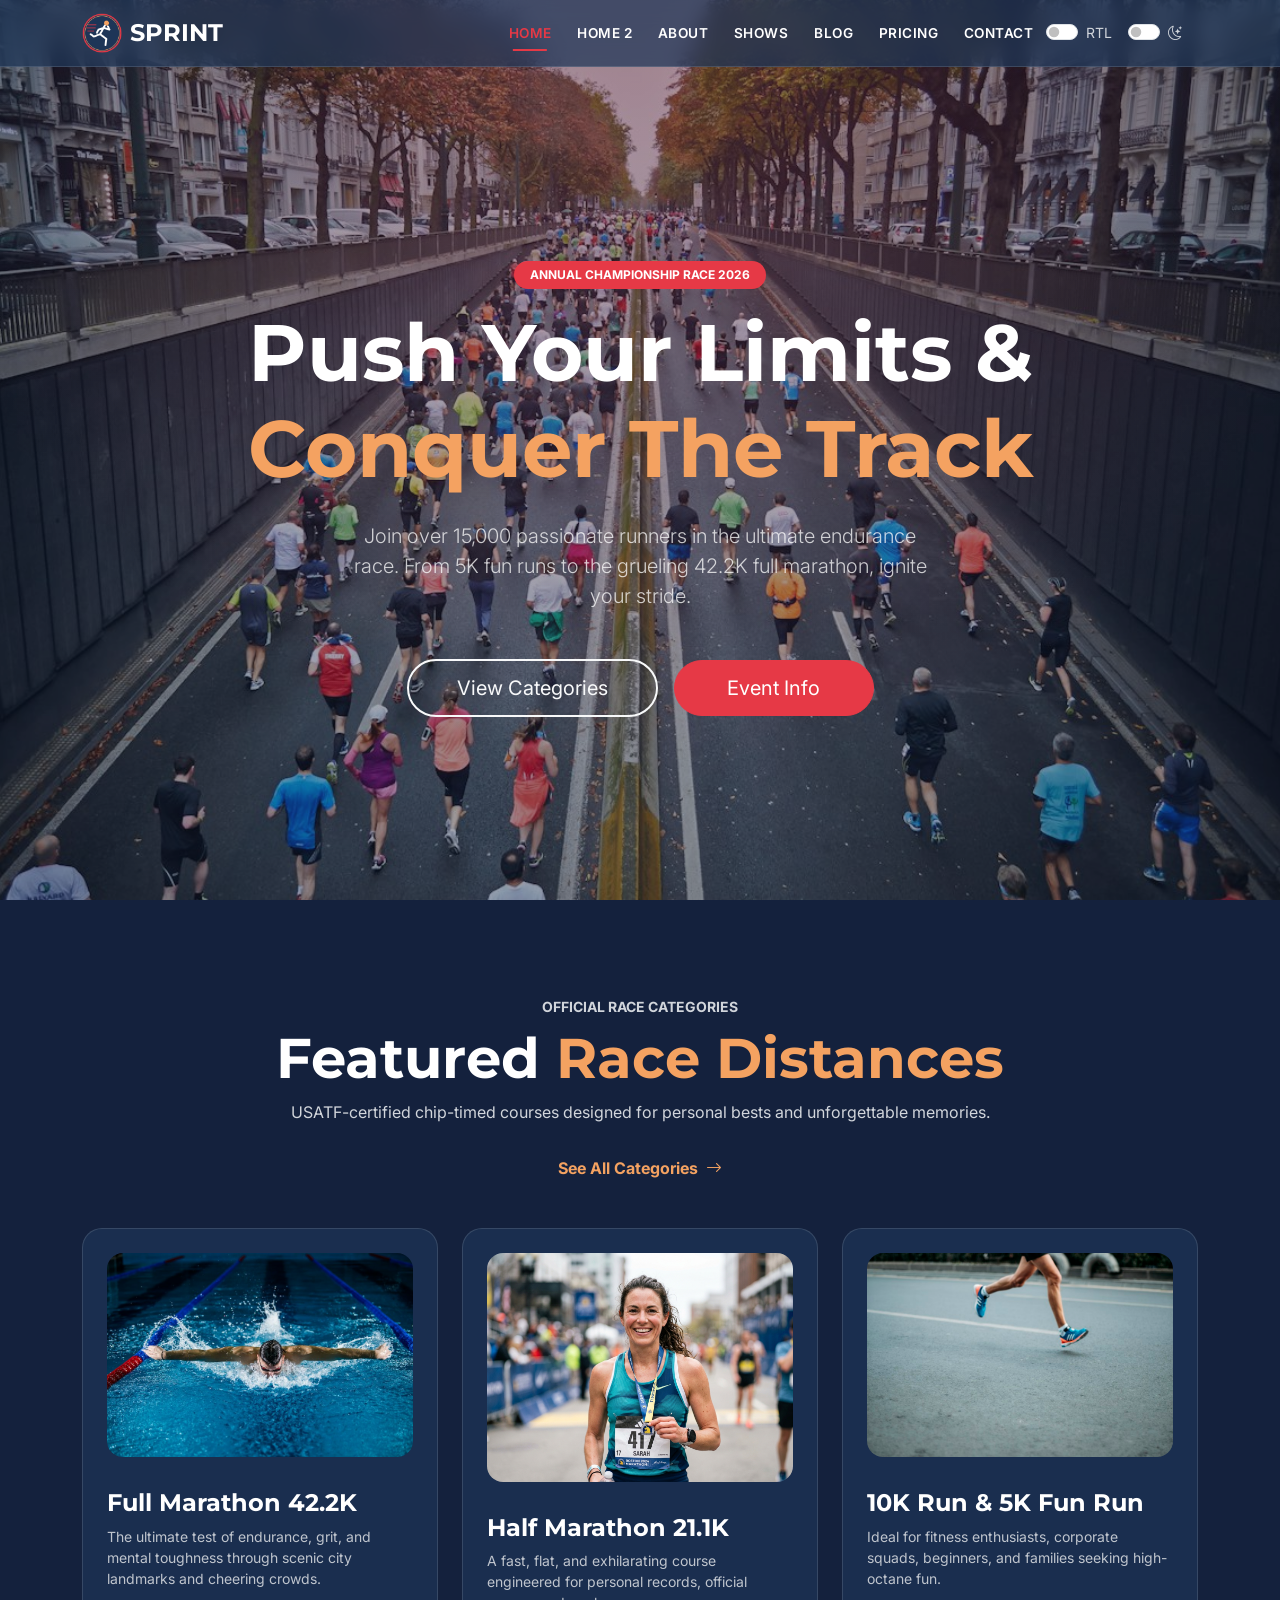
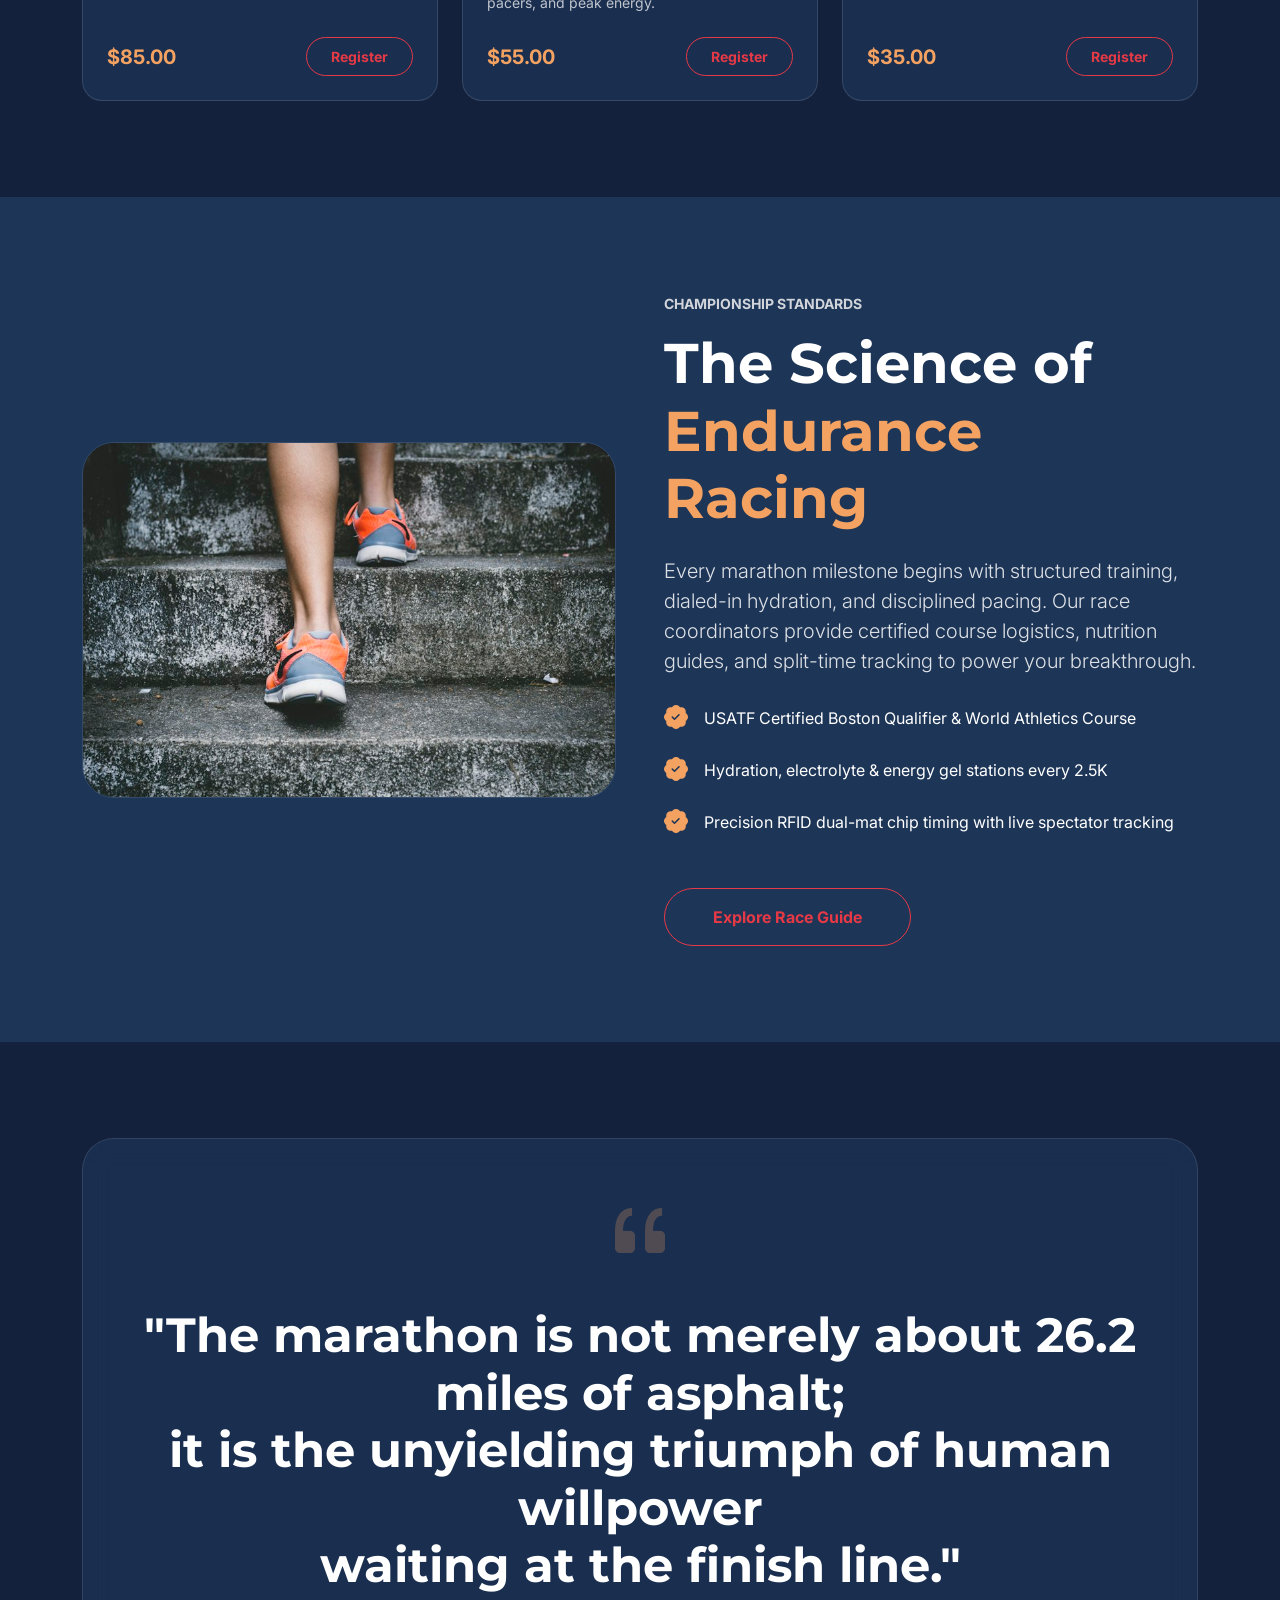
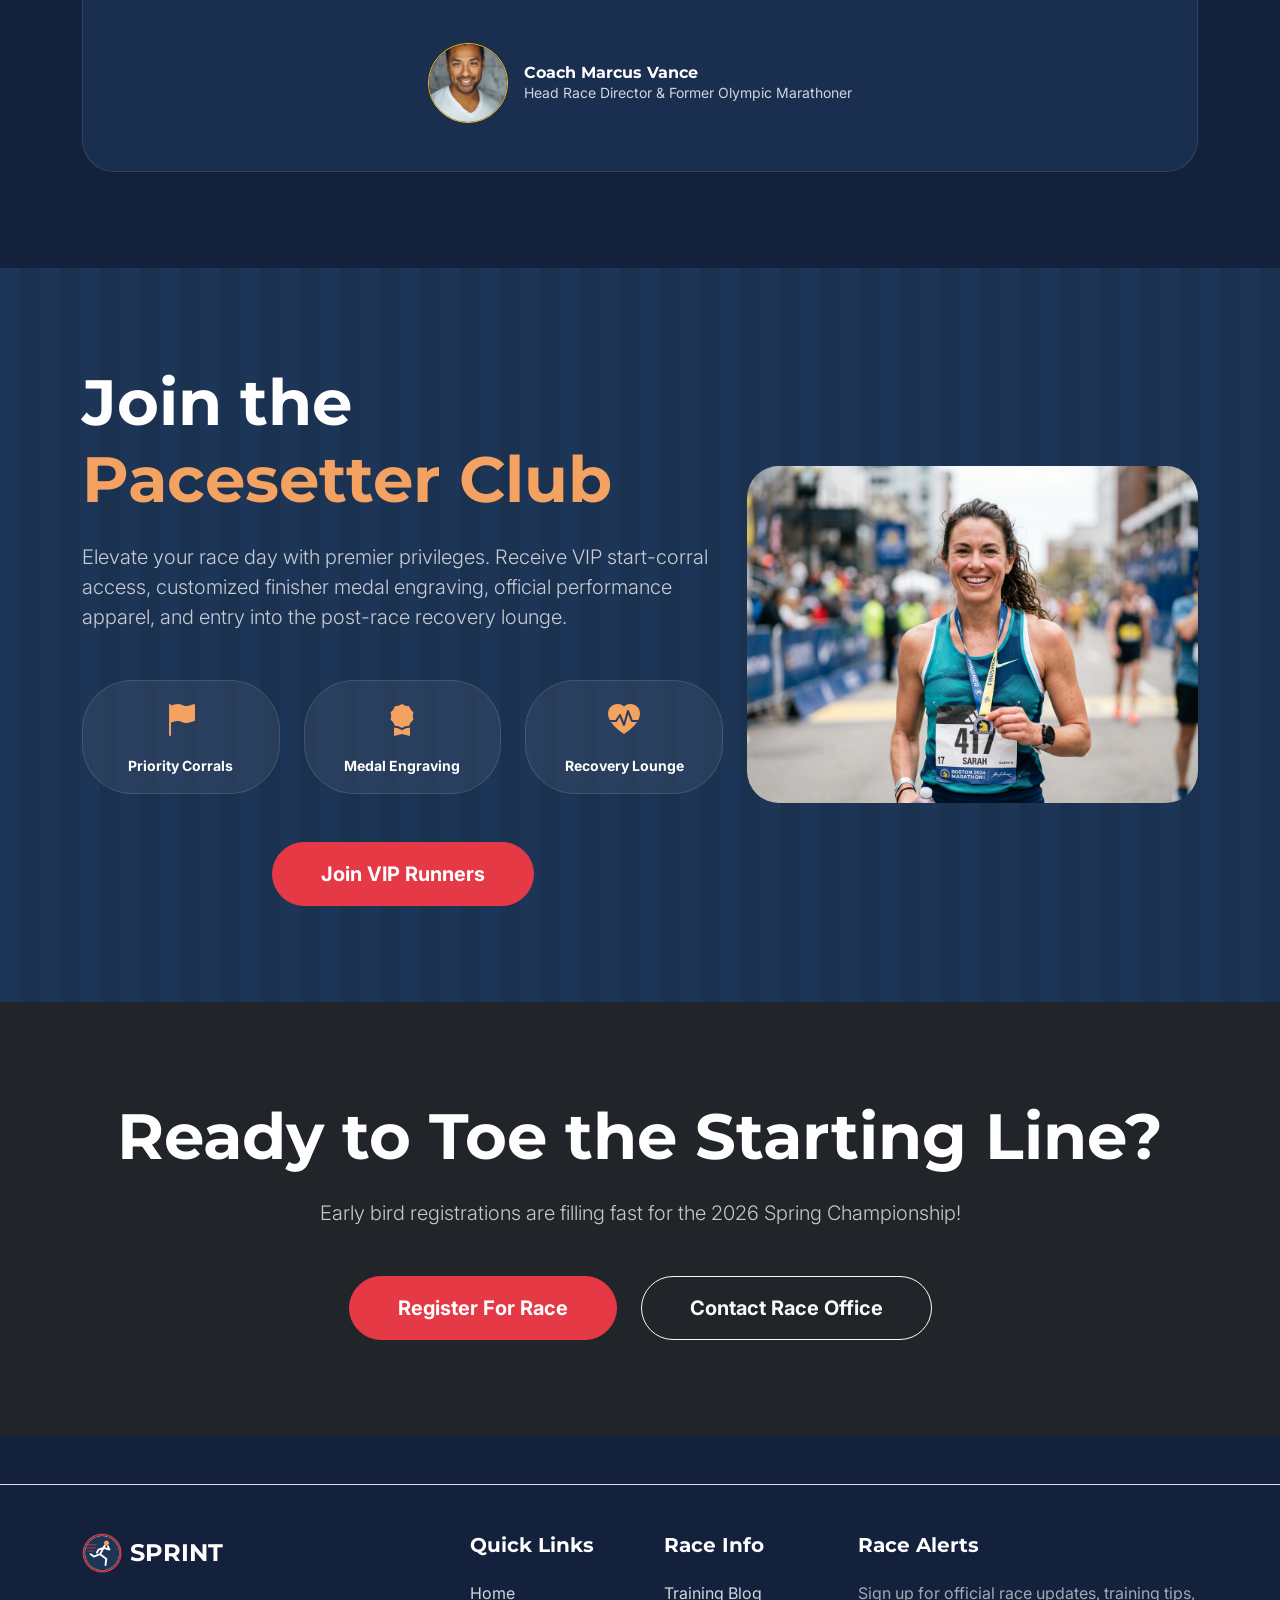
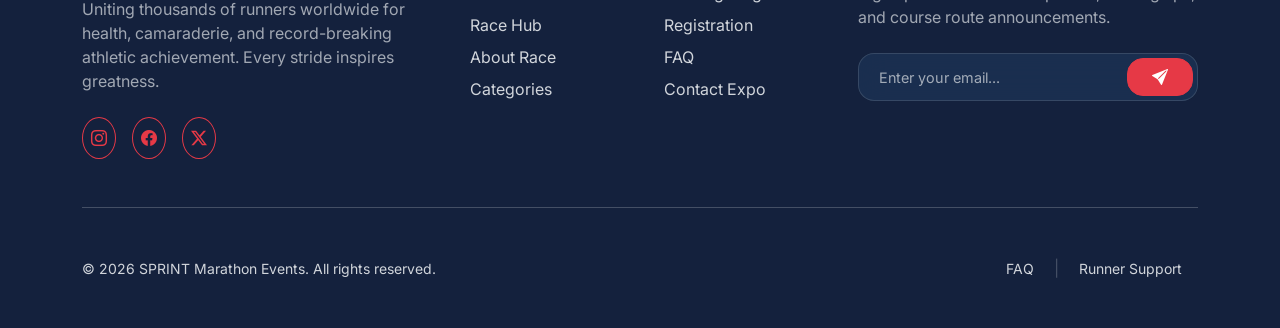
<file: index.html>
<!DOCTYPE html>
<html lang="en" dir="ltr">

<head>
    <link rel="icon" type="image/png" href="assets/images/marionette-logo.png">
    <meta charset="UTF-8">
    <meta name="viewport" content="width=device-width, initial-scale=1.0">
    <title>SPRINT | Marathon & Race Event Website</title>
    <link href="https://cdn.jsdelivr.net/npm/bootstrap@5.3.2/dist/css/bootstrap.min.css" rel="stylesheet">
    <link href="https://cdn.jsdelivr.net/npm/bootstrap-icons@1.11.1/font/bootstrap-icons.css" rel="stylesheet">
    <link rel="preconnect" href="https://fonts.googleapis.com">
    <link rel="preconnect" href="https://fonts.gstatic.com" crossorigin>
    <link href="https://fonts.googleapis.com/css2?family=Inter:wght@300;400;500;600;700&family=Montserrat:wght@400;500;600;700;800;900&display=swap" rel="stylesheet">
    <link rel="stylesheet" href="assets/css/style.css">
    <style>
        @media (max-width: 576px) {
            .w-100-mobile {
                width: 100% !important;
                margin-bottom: 0.5rem;
            }
        }

        @media (min-width: 576px) {
            .btn-hero-size {
                min-width: 200px;
            }
        }
    </style>
</head>

<body class="loading">
    <div class="curtain-container">
        <div class="curtain-side curtain-left"></div>
        <div class="curtain-side curtain-right"></div>
    </div>

    <nav class="navbar navbar-expand-lg nav-puppet fixed-top">
        <div class="container">
            <a class="navbar-brand d-flex align-items-center" href="index.html">
                <img src="assets/images/marionette-logo.png" alt="Marathon Logo" width="40" class="me-2-logical">
                <span class="fw-bold tracking-tight">SPRINT</span>
            </a>
            <button class="navbar-toggler" type="button" data-bs-toggle="collapse" data-bs-target="#mainNav"><span
                    class="navbar-toggler-icon"></span></button>
            <div class="collapse navbar-collapse" id="mainNav">
                <ul class="navbar-nav ms-auto-logical mb-2 mb-lg-0">
                    <li class="nav-item"><a class="nav-link active" href="index.html" aria-current="page">Home</a></li>
                    <li class="nav-item"><a class="nav-link" href="home-2.html">Home 2</a></li>
                    <li class="nav-item"><a class="nav-link" href="about.html">About</a></li>
                    <li class="nav-item"><a class="nav-link" href="shows.html">Shows</a></li>
                    <li class="nav-item"><a class="nav-link" href="blog.html">Blog</a></li>
                    <li class="nav-item"><a class="nav-link" href="pricing.html">Pricing</a></li>
                    <li class="nav-item"><a class="nav-link" href="contact.html">Contact</a></li>
                </ul>
                <div class="d-flex align-items-center ms-lg-4-logical mt-3 mt-lg-0">
                    <div class="form-check form-switch me-3-logical"><input class="form-check-input" type="checkbox"
                            id="rtl-toggle"><label class="form-check-label small" for="rtl-toggle">RTL</label></div>
                    <div class="form-check form-switch me-3-logical"><input class="form-check-input" type="checkbox"
                            id="theme-toggle"><label class="form-check-label small" for="theme-toggle"><i
                                class="bi bi-moon-stars"></i></label></div>
                </div>
            </div>
        </div>
    </nav>

    <header
        class="hero-section hero-home position-relative overflow-hidden d-flex align-items-center justify-content-center text-center">
        <div class="stage-layer stage-depth-1 position-absolute w-100 h-100"
            style="background: url('assets/images/hero-index.png') center/cover; opacity: 0.6;"></div>
        <div class="stage-layer stage-depth-2 position-absolute w-100 h-100"
            style="background: var(--puppet-gradient-stage);"></div>
        <div class="container position-relative z-3 pt-5 reveal">
            <span class="badge bg-warning text-dark px-3 py-2 mb-3 rounded-pill">ANNUAL CHAMPIONSHIP RACE 2026</span>
            <h1 class="display-1 fw-bold mb-4">Push Your Limits & <br><span class="text-warning">Conquer The Track</span></h1>
            <p class="lead mb-5 opacity-75 max-width-600 mx-auto">Join over 15,000 passionate runners in the ultimate endurance race. From 5K fun runs to the grueling 42.2K full marathon, ignite your stride.</p>
            <div class="d-flex flex-column flex-sm-row justify-content-center align-items-center gap-3">
                <a href="#featured"
                    class="magnetic-btn btn btn-lg btn-outline-light border-2 px-5 text-decoration-none w-100-mobile btn-hero-size">View Categories</a>
                <a href="about.html"
                    class="magnetic-btn btn btn-lg btn-warning text-dark px-5 text-decoration-none w-100-mobile btn-hero-size">Event Info</a>
            </div>
        </div>
    </header>

    <section id="featured" class="py-section">
        <div class="container">
            <div class="text-center mb-5 reveal">
                <div>
                    <span class="text-warning fw-bold text-uppercase small tracking-widest mb-2 d-block">OFFICIAL RACE CATEGORIES</span>
                    <h2 class="display-4 fw-bold">Featured <span class="text-warning">Race Distances</span></h2>
                    <p class="text-muted">USATF-certified chip-timed courses designed for personal bests and unforgettable memories.</p>
                </div>
                <a href="shows.html"
                    class="main-stage-link text-warning text-decoration-none fw-bold hover-translate-x transition-all d-inline-flex mt-3">
                    See All Categories <i class="bi bi-arrow-right ms-2-logical"></i>
                </a>
            </div>
            <div class="row g-4 featured-stage-grid">
                <div class="col-md-6 col-lg-4 reveal">
                    <div class="anti-gravity-card featured-stage-card h-100">
                        <div class="puppet-string"></div>
                        <div class="overflow-hidden rounded-4 mb-4">
                            <img src="assets/images/show1.png" alt="Full Marathon 42.2K"
                                class="img-fluid hover-zoom transition-all duration-500">
                        </div>
                        <h3 class="h4 my-2">Full Marathon 42.2K</h3>
                        <p class="small text-muted mb-4">The ultimate test of endurance, grit, and mental toughness through scenic city landmarks and cheering crowds.</p>
                        <div class="d-flex justify-content-between align-items-center mt-auto">
                            <span class="fw-bold fs-5 text-warning">$85.00</span>
                            <a href="pricing.html"
                                class="btn btn-sm btn-outline-warning rounded-pill px-4 py-2 fw-bold">Register</a>
                        </div>
                    </div>
                </div>
                <div class="col-md-6 col-lg-4 reveal" style="transition-delay: 0.1s">
                    <div class="anti-gravity-card featured-stage-card h-100">
                        <div class="puppet-string"></div>
                        <div class="overflow-hidden rounded-4 mb-4">
                            <img src="assets/images/show2.png" alt="Half Marathon 21.1K"
                                class="img-fluid hover-zoom transition-all duration-500">
                        </div>
                        <h3 class="h4 my-2">Half Marathon 21.1K</h3>
                        <p class="small text-muted mb-4">A fast, flat, and exhilarating course engineered for personal records, official pacers, and peak energy.</p>
                        <div class="d-flex justify-content-between align-items-center mt-auto">
                            <span class="fw-bold fs-5 text-warning">$55.00</span>
                            <a href="pricing.html"
                                class="btn btn-sm btn-outline-warning rounded-pill px-4 py-2 fw-bold">Register</a>
                        </div>
                    </div>
                </div>
                <div class="col-md-6 col-lg-4 reveal" style="transition-delay: 0.2s">
                    <div class="anti-gravity-card featured-stage-card h-100">
                        <div class="puppet-string"></div>
                        <div class="overflow-hidden rounded-4 mb-4">
                            <img src="assets/images/show3.png" alt="10K & 5K Sprint Run"
                                class="img-fluid hover-zoom transition-all duration-500">
                        </div>
                        <h3 class="h4 my-2">10K Run & 5K Fun Run</h3>
                        <p class="small text-muted mb-4">Ideal for fitness enthusiasts, corporate squads, beginners, and families seeking high-octane fun.</p>
                        <div class="d-flex justify-content-between align-items-center mt-auto">
                            <span class="fw-bold fs-5 text-warning">$35.00</span>
                            <a href="pricing.html"
                                class="btn btn-sm btn-outline-warning rounded-pill px-4 py-2 fw-bold">Register</a>
                        </div>
                    </div>
                </div>
            </div>
        </div>
    </section>

    <!-- 🏃 SECTION 1: RUNNER PREPARATION & WORKSHOP -->
    <section class="py-section bg-secondary-stage overflow-hidden">
        <div class="container">
            <div class="row align-items-center g-5">
                <div class="col-lg-6 reveal">
                    <div class="workshop-float text-center">
                        <img src="assets/images/h2-show5-updated.png" alt="Runner Preparation Hub"
                            class="img-fluid rounded-5 shadow-2xl border border-white border-opacity-10 mx-auto d-block">
                    </div>
                </div>
                <div class="col-lg-6 reveal workshop-copy" style="transition-delay: 0.2s">
                    <span class="text-warning fw-bold text-uppercase small tracking-widest mb-3 d-block">CHAMPIONSHIP STANDARDS</span>
                    <h2 class="display-4 fw-bold mb-4">The Science of <br><span class="text-warning">Endurance Racing</span></h2>
                    <p class="lead text-muted mb-4">Every marathon milestone begins with structured training, dialed-in hydration, and disciplined pacing. Our race coordinators provide certified course logistics, nutrition guides, and split-time tracking to power your breakthrough.</p>
                    <ul class="list-unstyled mb-5">
                        <li class="mb-3 d-flex align-items-center"><i
                                class="bi bi-patch-check-fill text-warning me-3 fs-4"></i> <span>USATF Certified Boston Qualifier & World Athletics Course</span></li>
                        <li class="mb-3 d-flex align-items-center"><i
                                class="bi bi-patch-check-fill text-warning me-3 fs-4"></i> <span>Hydration, electrolyte & energy gel stations every 2.5K</span></li>
                        <li class="mb-3 d-flex align-items-center"><i
                                class="bi bi-patch-check-fill text-warning me-3 fs-4"></i> <span>Precision RFID dual-mat chip timing with live spectator tracking</span></li>
                    </ul>
                    <a href="about.html" class="btn btn-outline-warning rounded-pill px-5 py-3 fw-bold">Explore Race Guide</a>
                </div>
            </div>
        </div>
    </section>

    <!-- 🏆 SECTION 2: RUNNER TESTIMONIAL & WISDOM -->
    <section class="py-section position-relative">
        <div class="container text-center reveal">
            <div class="wisdom-sparkle p-5 bg-glass rounded-5 border border-white border-opacity-10">
                <i class="bi bi-quote display-1 text-warning opacity-25 mb-4 d-block"></i>
                <h2 class="display-5 fw-bold mb-5 italic">"The marathon is not merely about 26.2 miles of asphalt; <br>it is the unyielding triumph of human willpower <br>waiting at the finish line."</h2>
                <div class="d-flex justify-content-center align-items-center gap-3">
                    <img src="assets/images/index-wisdom.png" alt="Coach Marcus Vance" class="rounded-circle border border-warning"
                        width="80" height="80" style="object-fit: cover;">
                    <div class="text-start">
                        <h4 class="h6 mb-0 fw-bold">Coach Marcus Vance</h4>
                        <p class="small text-muted mb-0">Head Race Director & Former Olympic Marathoner</p>
                    </div>
                </div>
            </div>
        </div>
    </section>

    <!-- 🎖️ SECTION 3: VIP RUNNERS CLUB -->
    <section class="py-section bg-curtain-texture text-white">
        <div class="container">
            <div class="row align-items-center justify-content-center">
                <div class="col-lg-7 reveal encore-slide text-center text-lg-start">
                    <h2 class="display-3 fw-bold text-white mb-4">Join the <span class="text-warning">Pacesetter Club</span>
                    </h2>
                    <p class="lead text-white opacity-75 mb-5">Elevate your race day with premier privileges. Receive VIP start-corral access, customized finisher medal engraving, official performance apparel, and entry into the post-race recovery lounge.</p>
                    <div class="row g-4 mb-5 justify-content-center justify-content-lg-start">
                        <div class="col-12 col-sm-6 col-md-4">
                            <div class="glass-pill p-3 text-center h-100"><i
                                    class="bi bi-flag-fill text-warning d-block mb-2 fs-2"></i><span
                                    class="small fw-bold text-white">Priority Corrals</span></div>
                        </div>
                        <div class="col-12 col-sm-6 col-md-4">
                            <div class="glass-pill p-3 text-center h-100"><i
                                    class="bi bi-award-fill text-warning d-block mb-2 fs-2"></i><span
                                    class="small fw-bold text-white">Medal Engraving</span></div>
                        </div>
                        <div class="col-12 col-md-4">
                            <div class="glass-pill p-3 text-center h-100"><i
                                    class="bi bi-heart-pulse-fill text-warning d-block mb-2 fs-2"></i><span
                                    class="small fw-bold text-white">Recovery Lounge</span></div>
                        </div>
                    </div>
                    <div class="text-center">
                        <a href="signup.html"
                            class="encore-cta btn btn-warning btn-lg px-5 py-3 fw-bold text-dark rounded-pill d-inline-block">Join VIP Runners</a>
                    </div>
                </div>
                <div class="col-lg-5 reveal mt-5 mt-lg-0 text-center" style="transition-delay: 0.4s">
                    <img src="assets/images/pricing-member-v2.png" alt="VIP Runners Club"
                        class="img-fluid rounded-5 shadow-2xl mx-auto">
                </div>
            </div>
        </div>
    </section>

    <!-- 🏁 EVENT BANNER / CTA -->
    <section class="py-section text-center text-white bg-dark overflow-hidden position-relative">
        <div class="container position-relative z-1 reveal">
            <h2 class="display-3 fw-bold mb-4">Ready to Toe the Starting Line?</h2>
            <p class="lead mb-5 opacity-75">Early bird registrations are filling fast for the 2026 Spring Championship!</p>
            <div class="audience-cta-group d-flex justify-content-center gap-4">
                <a href="pricing.html"
                    class="magnetic-btn btn btn-warning btn-lg px-5 py-3 fw-bold text-dark text-decoration-none">Register For Race</a>
                <a href="contact.html"
                    class="magnetic-btn btn btn-outline-light btn-lg px-5 py-3 fw-bold text-decoration-none">Contact Race Office</a>
            </div>
        </div>
    </section>

    <!-- 🌐 4-COLUMN FOOTER (MARATHON EVENT) -->
    <footer class="py-5 mt-5 border-top">
        <div class="container">
            <div class="row g-5">
                <!-- Col 1: Branding & Socials -->
                <div class="col-lg-4 reveal">
                    <a class="navbar-brand d-flex align-items-center mb-4" href="index.html">
                        <img src="assets/images/marionette-logo.png" alt="Marathon Logo" width="40" class="me-2-logical">
                        <span class="fw-bold tracking-tight">SPRINT</span>
                    </a>
                    <p class="text-muted mb-4 opacity-75">Uniting thousands of runners worldwide for health, camaraderie, and record-breaking athletic achievement. Every stride inspires greatness.</p>
                    <div class="d-flex gap-3">
                        <a href="#" class="btn btn-outline-warning rounded-circle p-2 social-bounce-item"><i
                                class="bi bi-instagram"></i></a>
                        <a href="#" class="btn btn-outline-warning rounded-circle p-2 social-bounce-item"><i
                                class="bi bi-facebook"></i></a>
                        <a href="#" class="btn btn-outline-warning rounded-circle p-2 social-bounce-item"><i
                                class="bi bi-twitter-x"></i></a>
                    </div>
                </div>
                <!-- Col 2: Navigation -->
                <div class="col-lg-2 reveal" style="transition-delay: 0.1s">
                    <h5 class="fw-bold mb-4 ">Quick Links</h5>
                    <ul class="list-unstyled">
                        <li class="mb-2"><a href="index.html"
                                class="text-muted text-decoration-none hover-warning">Home</a></li>
                        <li class="mb-2"><a href="home-2.html"
                                class="text-muted text-decoration-none hover-warning">Race Hub</a></li>
                        <li class="mb-2"><a href="about.html"
                                class="text-muted text-decoration-none hover-warning">About Race</a></li>
                        <li class="mb-2"><a href="shows.html"
                                class="text-muted text-decoration-none hover-warning">Categories</a></li>
                    </ul>
                </div>
                <!-- Col 3: Community/Resources -->
                <div class="col-lg-2 reveal" style="transition-delay: 0.2s">
                    <h5 class="fw-bold mb-4 ">Race Info</h5>
                    <ul class="list-unstyled">
                        <li class="mb-2"><a href="blog.html"
                                class="text-muted text-decoration-none hover-warning">Training Blog</a></li>
                        <li class="mb-2"><a href="pricing.html"
                                class="text-muted text-decoration-none hover-warning">Registration</a></li>
                        <li class="mb-2"><a href="faq.html"
                                class="text-muted text-decoration-none hover-warning">FAQ</a></li>
                        <li class="mb-2"><a href="contact.html"
                                class="text-muted text-decoration-none hover-warning">Contact Expo</a></li>
                    </ul>
                </div>
                <!-- Col 4: Newsletter Subscription -->
                <div class="col-lg-4 reveal" style="transition-delay: 0.3s">
                    <h5 class="fw-bold mb-4 ">Race Alerts</h5>
                    <p class="text-muted mb-4 opacity-75">Sign up for official race updates, training tips, and course route announcements.</p>
                    <div class="input-group mb-3 bg-glass rounded-4 p-1">
                        <input type="email" class="form-control bg-transparent border-0 placeholder-muted px-3"
                            placeholder="Enter your email...">
                        <button class="btn btn-warning rounded-4 px-4" type="button"><i
                                class="bi bi-send-fill"></i></button>
                    </div>
                </div>
            </div>
            <hr class="my-5 text-muted opacity-25">
            <div class="row align-items-center reveal" style="transition-delay: 0.4s">
                <div class="col-md-6 text-center text-md-start mb-3 mb-md-0">
                    <p class="mb-0 text-muted small">&copy; 2026 SPRINT Marathon Events. All rights reserved.</p>
                </div>
                <div class="col-md-6 text-center text-md-end">
                    <a href="faq.html" class="text-muted text-decoration-none small mx-3 hover-warning">FAQ</a>
                    <span class="text-muted opacity-25">|</span>
                    <a href="contact.html" class="text-muted text-decoration-none small mx-3 hover-warning">Runner Support</a>
                </div>
            </div>
        </div>
    </footer>

    <!-- Back to Top Button -->
    <button type="button" id="back-to-top" class="back-to-top" aria-label="Back to top">
        <i class="bi bi-chevron-up"></i>
    </button>

    <script src="https://cdn.jsdelivr.net/npm/bootstrap@5.3.2/dist/js/bootstrap.bundle.min.js"></script>
    <script src="assets/js/main.js"></script>
</body>

</html>
</file>
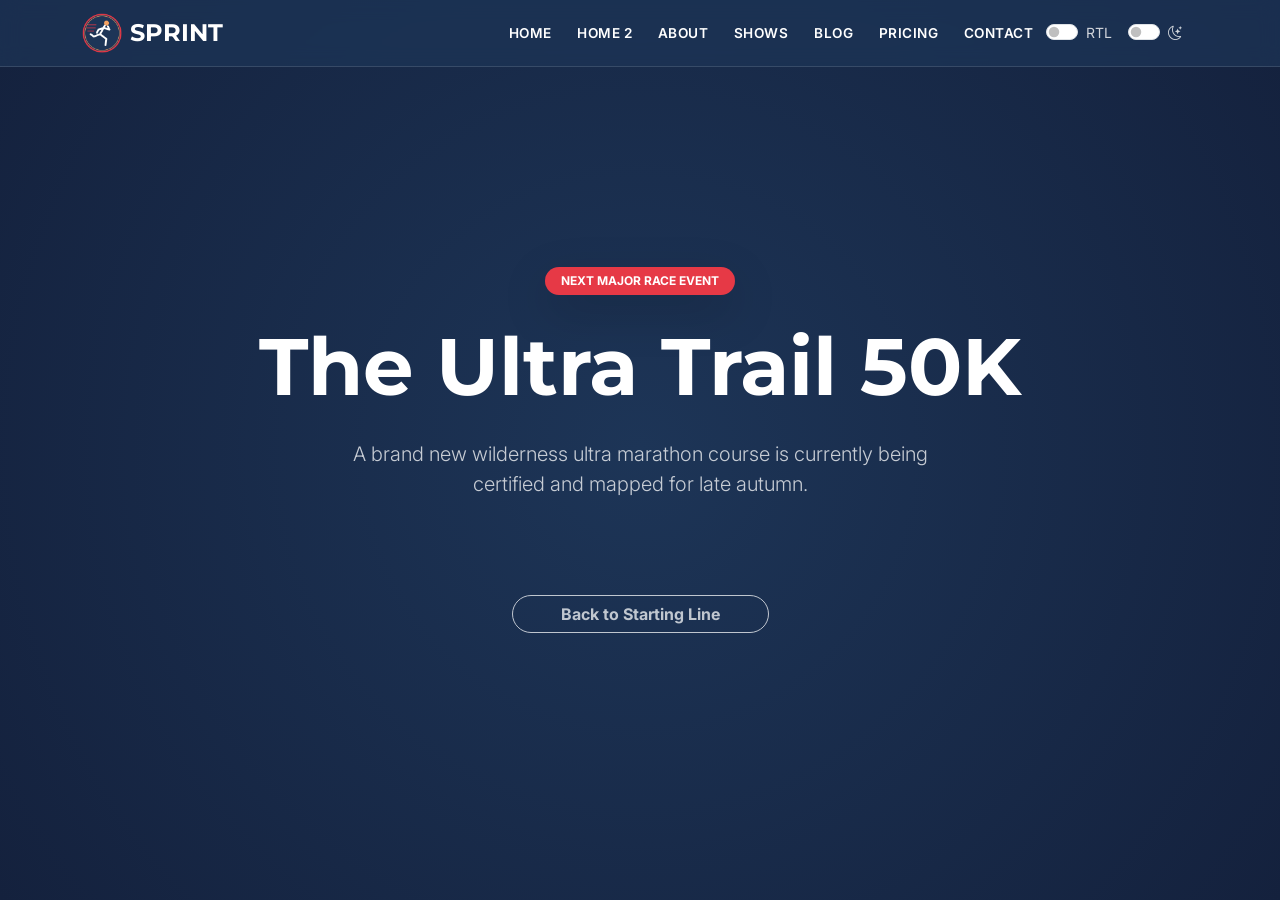
<file: coming-soon.html>
<!DOCTYPE html>
<html lang="en" dir="ltr">

<head>
    <link rel="icon" type="image/png" href="assets/images/marionette-logo.png">
    <meta charset="UTF-8">
    <meta name="viewport" content="width=device-width, initial-scale=1.0">
    <title>Coming Soon | SPRINT Marathon</title>
    <link href="https://cdn.jsdelivr.net/npm/bootstrap@5.3.2/dist/css/bootstrap.min.css" rel="stylesheet">
    <link href="https://cdn.jsdelivr.net/npm/bootstrap-icons@1.11.1/font/bootstrap-icons.css" rel="stylesheet">
    <link rel="preconnect" href="https://fonts.googleapis.com">
    <link rel="preconnect" href="https://fonts.gstatic.com" crossorigin>
    <link href="https://fonts.googleapis.com/css2?family=Inter:wght@300;400;500;600;700&family=Montserrat:wght@400;500;600;700;800;900&display=swap" rel="stylesheet">
    <link rel="stylesheet" href="assets/css/style.css">
    <style>
        .coming-soon-hero {
            min-height: 100vh;
            background: radial-gradient(circle at center, #1D3557 0%, #14213D 100%);
            position: relative;
            overflow: hidden;
            padding-top: 100px;
        }

        .coming-soon-content {
            position: relative;
            z-index: 5;
            max-width: 800px;
            margin: 0 auto;
            text-align: center;
            color: white;
        }
    </style>
</head>

<body class="loading">
    <nav class="navbar navbar-expand-lg nav-puppet fixed-top">
        <div class="container">
            <a class="navbar-brand d-flex align-items-center" href="index.html">
                <img src="assets/images/marionette-logo.png" alt="Marathon Logo" width="40" class="me-2-logical">
                <span class="fw-bold tracking-tight">SPRINT</span>
            </a>
            <button class="navbar-toggler" type="button" data-bs-toggle="collapse" data-bs-target="#mainNav"><span
                    class="navbar-toggler-icon"></span></button>
            <div class="collapse navbar-collapse" id="mainNav">
                <ul class="navbar-nav ms-auto-logical mb-2 mb-lg-0">
                    <li class="nav-item"><a class="nav-link" href="index.html">Home</a></li>
                    <li class="nav-item"><a class="nav-link" href="home-2.html">Home 2</a></li>
                    <li class="nav-item"><a class="nav-link" href="about.html">About</a></li>
                    <li class="nav-item"><a class="nav-link" href="shows.html">Shows</a></li>
                    <li class="nav-item"><a class="nav-link" href="blog.html">Blog</a></li>
                    <li class="nav-item"><a class="nav-link" href="pricing.html">Pricing</a></li>
                    <li class="nav-item"><a class="nav-link" href="contact.html">Contact</a></li>
                </ul>
                <div class="d-flex align-items-center ms-lg-4-logical mt-3 mt-lg-0">
                    <div class="form-check form-switch me-3-logical"><input class="form-check-input" type="checkbox"
                            id="rtl-toggle"><label class="form-check-label small" for="rtl-toggle">RTL</label></div>
                    <div class="form-check form-switch me-3-logical"><input class="form-check-input" type="checkbox"
                            id="theme-toggle"><label class="form-check-label small" for="theme-toggle"><i
                                class="bi bi-moon-stars"></i></label></div>
                </div>
            </div>
        </div>
    </nav>
    <div class="coming-soon-hero d-flex align-items-center justify-content-center text-center p-5">
        <div class="coming-soon-content reveal"><span
                class="badge bg-warning text-dark px-3 py-2 rounded-pill mb-4 shadow-lg fw-bold">NEXT MAJOR RACE EVENT</span>
            <h1 class="display-1 fw-bold mb-4">The Ultra Trail 50K</h1>
            <p class="lead opacity-75 mb-5 max-width-600 mx-auto">A brand new wilderness ultra marathon course is currently being certified and mapped for late autumn.</p><a href="index.html"
                class="btn btn-outline-light rounded-pill px-5 mt-5 fw-bold opacity-75 hover-opacity-100 text-decoration-none">Back to Starting Line</a>
        </div>
    </div>

    <!-- Back to Top Button -->
    <button type="button" id="back-to-top" class="back-to-top" aria-label="Back to top">
        <i class="bi bi-chevron-up"></i>
    </button>

    <script src="https://cdn.jsdelivr.net/npm/bootstrap@5.3.2/dist/js/bootstrap.bundle.min.js"></script>
    <script src="assets/js/main.js"></script>
</body>

</html>
</file>
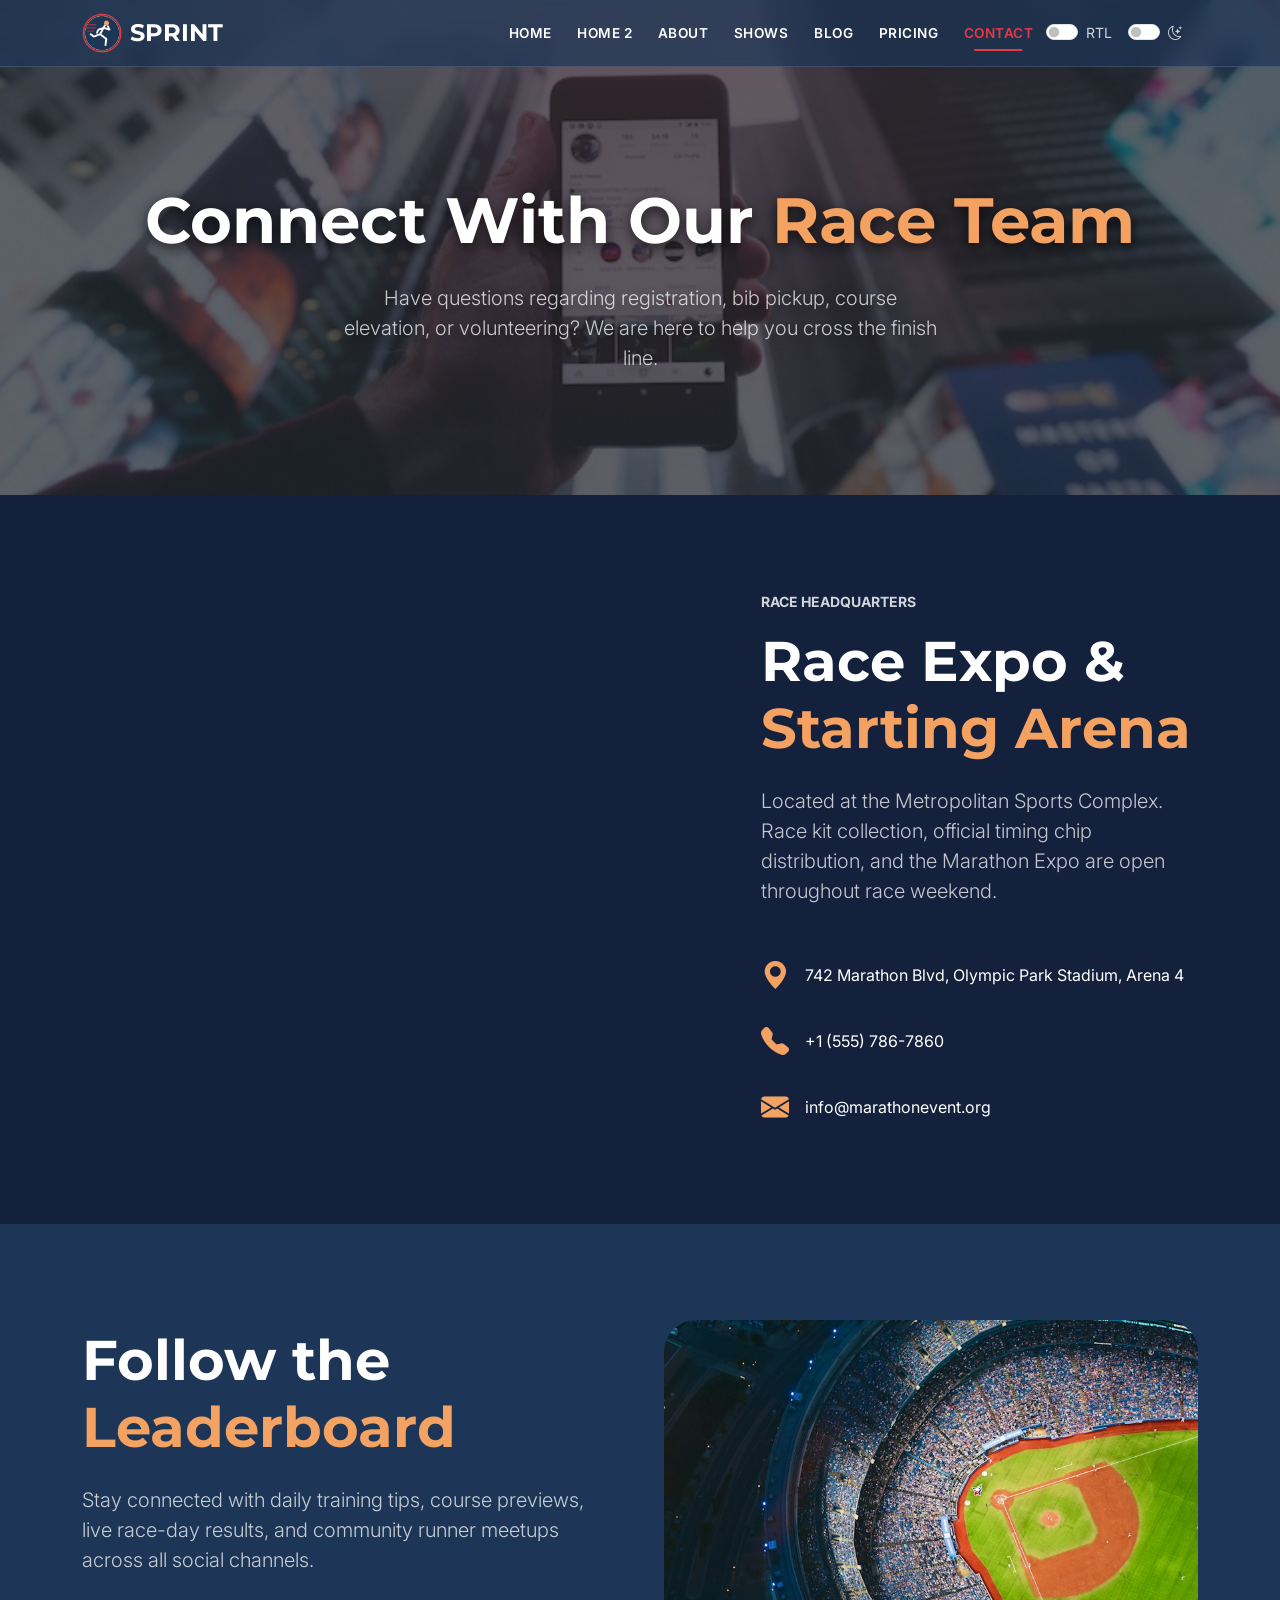
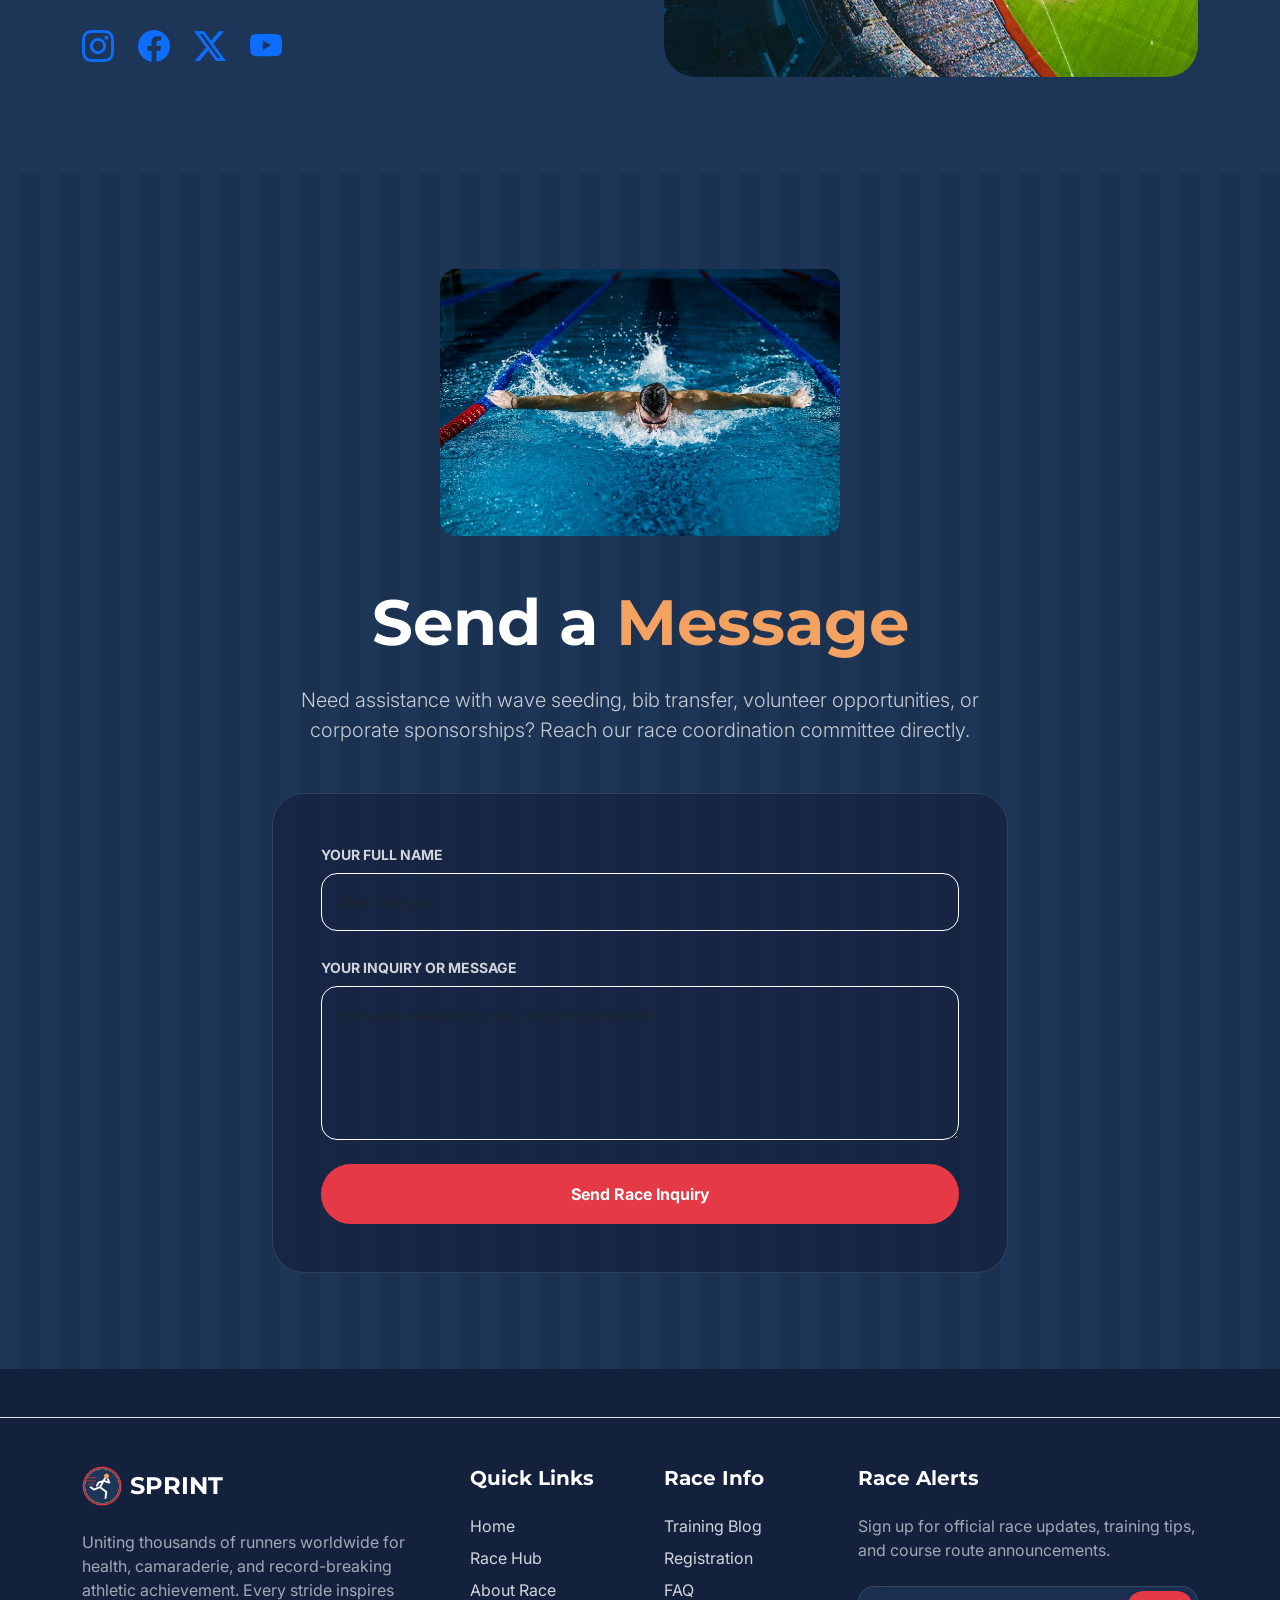
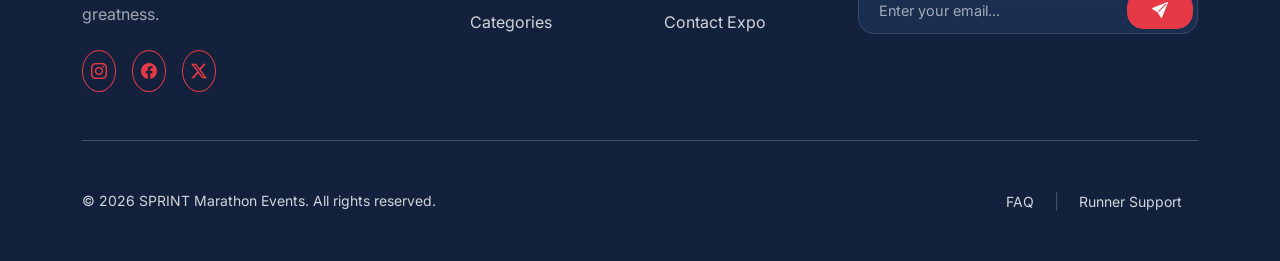
<file: contact.html>
<!DOCTYPE html>
<html lang="en" dir="ltr">

<head>
    <link rel="icon" type="image/png" href="assets/images/marionette-logo.png">
    <meta charset="UTF-8">
    <meta name="viewport" content="width=device-width, initial-scale=1.0">
    <title>Contact & Race Expo | SPRINT Marathon</title>
    <link href="https://cdn.jsdelivr.net/npm/bootstrap@5.3.2/dist/css/bootstrap.min.css" rel="stylesheet">
    <link href="https://cdn.jsdelivr.net/npm/bootstrap-icons@1.11.1/font/bootstrap-icons.css" rel="stylesheet">
    <link rel="preconnect" href="https://fonts.googleapis.com">
    <link rel="preconnect" href="https://fonts.gstatic.com" crossorigin>
    <link href="https://fonts.googleapis.com/css2?family=Inter:wght@300;400;500;600;700&family=Montserrat:wght@400;500;600;700;800;900&display=swap" rel="stylesheet">
    <link rel="stylesheet" href="assets/css/style.css">
</head>

<body class="loading">
    <div class="curtain-container">
        <div class="curtain-side curtain-left"></div>
        <div class="curtain-side curtain-right"></div>
    </div>

    <nav class="navbar navbar-expand-lg nav-puppet fixed-top">
        <div class="container">
            <a class="navbar-brand d-flex align-items-center" href="index.html">
                <img src="assets/images/marionette-logo.png" alt="Marathon Logo" width="40" class="me-2-logical">
                <span class="fw-bold tracking-tight">SPRINT</span>
            </a>
            <button class="navbar-toggler" type="button" data-bs-toggle="collapse" data-bs-target="#mainNav"><span
                    class="navbar-toggler-icon"></span></button>
            <div class="collapse navbar-collapse" id="mainNav">
                <ul class="navbar-nav ms-auto-logical mb-2 mb-lg-0">
                    <li class="nav-item"><a class="nav-link" href="index.html">Home</a></li>
                    <li class="nav-item"><a class="nav-link" href="home-2.html">Home 2</a></li>
                    <li class="nav-item"><a class="nav-link" href="about.html">About</a></li>
                    <li class="nav-item"><a class="nav-link" href="shows.html">Shows</a></li>
                    <li class="nav-item"><a class="nav-link" href="blog.html">Blog</a></li>
                    <li class="nav-item"><a class="nav-link" href="pricing.html">Pricing</a></li>
                    <li class="nav-item"><a class="nav-link active" href="contact.html" aria-current="page">Contact</a>
                    </li>
                </ul>
                <div class="d-flex align-items-center ms-lg-4-logical mt-3 mt-lg-0">
                    <div class="form-check form-switch me-3-logical"><input class="form-check-input" type="checkbox"
                            id="rtl-toggle"><label class="form-check-label small" for="rtl-toggle">RTL</label></div>
                    <div class="form-check form-switch me-3-logical"><input class="form-check-input" type="checkbox"
                            id="theme-toggle"><label class="form-check-label small" for="theme-toggle"><i
                                class="bi bi-moon-stars"></i></label></div>
                </div>
            </div>
        </div>
    </nav>

    <header
        class="hero-section position-relative overflow-hidden d-flex align-items-center justify-content-center text-center">
        <div class="stage-layer stage-depth-1 position-absolute w-100 h-100"
            style="background: url('assets/images/workshop.png') center/cover; opacity: 0.6;"></div>
        <div class="stage-layer stage-depth-2 position-absolute w-100 h-100"
            style="background: var(--puppet-gradient-stage);"></div>
        <div class="position-absolute w-100 h-100 top-0 start-0 bg-dark opacity-50 z-2"></div>
        <div class="container position-relative z-3 pt-5 reveal text-white text-shadow">
            <h1 class="display-3 fw-bold mb-4">Connect With Our <span class="text-warning">Race Team</span></h1>
            <p class="lead mb-5 opacity-75 max-width-600 mx-auto">Have questions regarding registration, bib pickup, course elevation, or volunteering? We are here to help you cross the finish line.</p>
        </div>
    </header>

    <!-- 📍 SECTION 1: RACE EXPO & VENUE (Interactive Map) -->
    <section class="py-section">
        <div class="container">
            <div class="row g-5 align-items-center">
                <div class="col-lg-7 reveal">
                    <div class="map-frame shadow-2xl">
                        <iframe
                            src="https://www.google.com/maps/embed?pb=!1m18!1m12!1m3!1d3402.7845353194093!2d-118.24368!3d34.052234!2m3!1f0!2f0!3f0!3m2!1i1024!2i768!4f13.1!3m3!1m2!1s0x80c2c6342531d1d7%3A0x50cf99039f379!2sLos%20Angeles%2C%20CA!5e0!3m2!1sen!2sus!4v1700000000000!5m2!1sen!2sus"
                            width="100%" height="500" style="border:0;" allowfullscreen="" loading="lazy"></iframe>
                    </div>
                </div>
                <div class="col-lg-5 reveal" style="transition-delay: 0.2s">
                    <span class="text-warning fw-bold text-uppercase small tracking-widest mb-3 d-block">RACE HEADQUARTERS</span>
                    <h2 class="display-4 fw-bold mb-4">Race Expo & <span class="text-warning">Starting Arena</span></h2>
                    <p class="lead mb-5 opacity-75">Located at the Metropolitan Sports Complex. Race kit collection, official timing chip distribution, and the Marathon Expo are open throughout race weekend.</p>
                    <div class="d-flex align-items-center mb-4"><i
                            class="bi bi-geo-alt-fill text-warning fs-3 me-3"></i> <span>742 Marathon Blvd, Olympic Park Stadium, Arena 4</span></div>
                    <div class="d-flex align-items-center mb-4"><i
                            class="bi bi-telephone-fill text-warning fs-3 me-3"></i> <span>+1 (555) 786-7860</span>
                    </div>
                    <div class="d-flex align-items-center"><i class="bi bi-envelope-fill text-warning fs-3 me-3"></i>
                        <span>info@marathonevent.org</span>
                    </div>
                </div>
            </div>
        </div>
    </section>

    <!-- 🌐 SECTION 2: RUNNER COMMUNITY (Social Links) -->
    <section class="py-section bg-secondary-stage">
        <div class="container">
            <div class="row align-items-center flex-row-reverse g-5">
                <div class="col-lg-6 reveal social-bounce">
                    <img src="assets/images/contact-clue.png" alt="Runner Community" class="img-fluid rounded-5 shadow-2xl">
                </div>
                <div class="col-lg-6 reveal" style="transition-delay: 0.2s">
                    <h2 class="display-4 fw-bold mb-4">Follow the <span class="text-warning">Leaderboard</span></h2>
                    <p class="lead mb-5 opacity-75">Stay connected with daily training tips, course previews, live race-day results, and community runner meetups across all social channels.</p>
                    <div class="d-flex gap-4">
                        <a href="#" class="social-bounce-item fs-2"><i class="bi bi-instagram"></i></a>
                        <a href="#" class="social-bounce-item fs-2"><i class="bi bi-facebook"></i></a>
                        <a href="#" class="social-bounce-item fs-2"><i class="bi bi-twitter-x"></i></a>
                        <a href="#" class="social-bounce-item fs-2"><i class="bi bi-youtube"></i></a>
                    </div>
                </div>
            </div>
        </div>
    </section>

    <!-- ✉️ SECTION 3: INQUIRY FORM -->
    <section class="py-section bg-curtain-texture text-white">
        <div class="container">
            <div class="row justify-content-center">
                <div class="col-lg-8 reveal secret-ink text-center">
                    <img src="assets/images/contact-secret-new.png" alt="Race Inquiries"
                        class="img-fluid rounded-4 mb-5 shadow-2xl mx-auto d-block"
                        style="max-width: 400px; width: 100%;">
                    <h2 class="display-3 fw-bold mb-4">Send a <span class="text-warning">Message</span></h2>
                    <p class="lead mb-5 opacity-75">Need assistance with wave seeding, bib transfer, volunteer opportunities, or corporate sponsorships? Reach our race coordination committee directly.</p>
                    <form class="text-start bg-glass p-5 rounded-5 border border-white border-opacity-10">
                        <div class="mb-4">
                            <label class="form-label small text-warning fw-bold">YOUR FULL NAME</label>
                            <input type="text"
                                class="form-control bg-transparent border-white border-opacity-20 text-white p-3 rounded-4" placeholder="Alex Morgan">
                        </div>
                        <div class="mb-4">
                            <label class="form-label small text-warning fw-bold">YOUR INQUIRY OR MESSAGE</label>
                            <textarea
                                class="form-control bg-transparent border-white border-opacity-20 text-white p-3 rounded-4"
                                rows="5" placeholder="How can we assist your race preparations?"></textarea>
                        </div>
                        <button
                            class="btn btn-warning w-100 py-3 fw-bold text-dark rounded-pill hover-scale btn-hover-highlight">Send Race Inquiry</button>
                    </form>
                </div>
            </div>
        </div>
    </section>

    <!-- 🌐 4-COLUMN FOOTER (MARATHON EVENT) -->
    <footer class="py-5 mt-5 border-top">
        <div class="container">
            <div class="row g-5">
                <!-- Col 1: Branding & Socials -->
                <div class="col-lg-4 reveal">
                    <a class="navbar-brand d-flex align-items-center mb-4" href="index.html">
                        <img src="assets/images/marionette-logo.png" alt="Marathon Logo" width="40" class="me-2-logical">
                        <span class="fw-bold tracking-tight">SPRINT</span>
                    </a>
                    <p class="text-muted mb-4 opacity-75">Uniting thousands of runners worldwide for health, camaraderie, and record-breaking athletic achievement. Every stride inspires greatness.</p>
                    <div class="d-flex gap-3">
                        <a href="#" class="btn btn-outline-warning rounded-circle p-2 social-bounce-item"><i
                                class="bi bi-instagram"></i></a>
                        <a href="#" class="btn btn-outline-warning rounded-circle p-2 social-bounce-item"><i
                                class="bi bi-facebook"></i></a>
                        <a href="#" class="btn btn-outline-warning rounded-circle p-2 social-bounce-item"><i
                                class="bi bi-twitter-x"></i></a>
                    </div>
                </div>
                <!-- Col 2: Navigation -->
                <div class="col-lg-2 reveal" style="transition-delay: 0.1s">
                    <h5 class="fw-bold mb-4 ">Quick Links</h5>
                    <ul class="list-unstyled">
                        <li class="mb-2"><a href="index.html"
                                class="text-muted text-decoration-none hover-warning">Home</a></li>
                        <li class="mb-2"><a href="home-2.html"
                                class="text-muted text-decoration-none hover-warning">Race Hub</a></li>
                        <li class="mb-2"><a href="about.html"
                                class="text-muted text-decoration-none hover-warning">About Race</a></li>
                        <li class="mb-2"><a href="shows.html"
                                class="text-muted text-decoration-none hover-warning">Categories</a></li>
                    </ul>
                </div>
                <!-- Col 3: Community/Resources -->
                <div class="col-lg-2 reveal" style="transition-delay: 0.2s">
                    <h5 class="fw-bold mb-4 ">Race Info</h5>
                    <ul class="list-unstyled">
                        <li class="mb-2"><a href="blog.html"
                                class="text-muted text-decoration-none hover-warning">Training Blog</a></li>
                        <li class="mb-2"><a href="pricing.html"
                                class="text-muted text-decoration-none hover-warning">Registration</a></li>
                        <li class="mb-2"><a href="faq.html"
                                class="text-muted text-decoration-none hover-warning">FAQ</a></li>
                        <li class="mb-2"><a href="contact.html"
                                class="text-muted text-decoration-none hover-warning">Contact Expo</a></li>
                    </ul>
                </div>
                <!-- Col 4: Newsletter Subscription -->
                <div class="col-lg-4 reveal" style="transition-delay: 0.3s">
                    <h5 class="fw-bold mb-4 ">Race Alerts</h5>
                    <p class="text-muted mb-4 opacity-75">Sign up for official race updates, training tips, and course route announcements.</p>
                    <div class="input-group mb-3 bg-glass rounded-4 p-1">
                        <input type="email" class="form-control bg-transparent border-0 placeholder-muted px-3"
                            placeholder="Enter your email...">
                        <button class="btn btn-warning rounded-4 px-4" type="button"><i
                                class="bi bi-send-fill"></i></button>
                    </div>
                </div>
            </div>
            <hr class="my-5 text-muted opacity-25">
            <div class="row align-items-center reveal" style="transition-delay: 0.4s">
                <div class="col-md-6 text-center text-md-start mb-3 mb-md-0">
                    <p class="mb-0 text-muted small">&copy; 2026 SPRINT Marathon Events. All rights reserved.</p>
                </div>
                <div class="col-md-6 text-center text-md-end">
                    <a href="faq.html" class="text-muted text-decoration-none small mx-3 hover-warning">FAQ</a>
                    <span class="text-muted opacity-25">|</span>
                    <a href="contact.html" class="text-muted text-decoration-none small mx-3 hover-warning">Runner Support</a>
                </div>
            </div>
        </div>
    </footer>

    <!-- Back to Top Button -->
    <button type="button" id="back-to-top" class="back-to-top" aria-label="Back to top">
        <i class="bi bi-chevron-up"></i>
    </button>

    <script src="https://cdn.jsdelivr.net/npm/bootstrap@5.3.2/dist/js/bootstrap.bundle.min.js"></script>
    <script src="assets/js/main.js"></script>
</body>

</html>
</file>
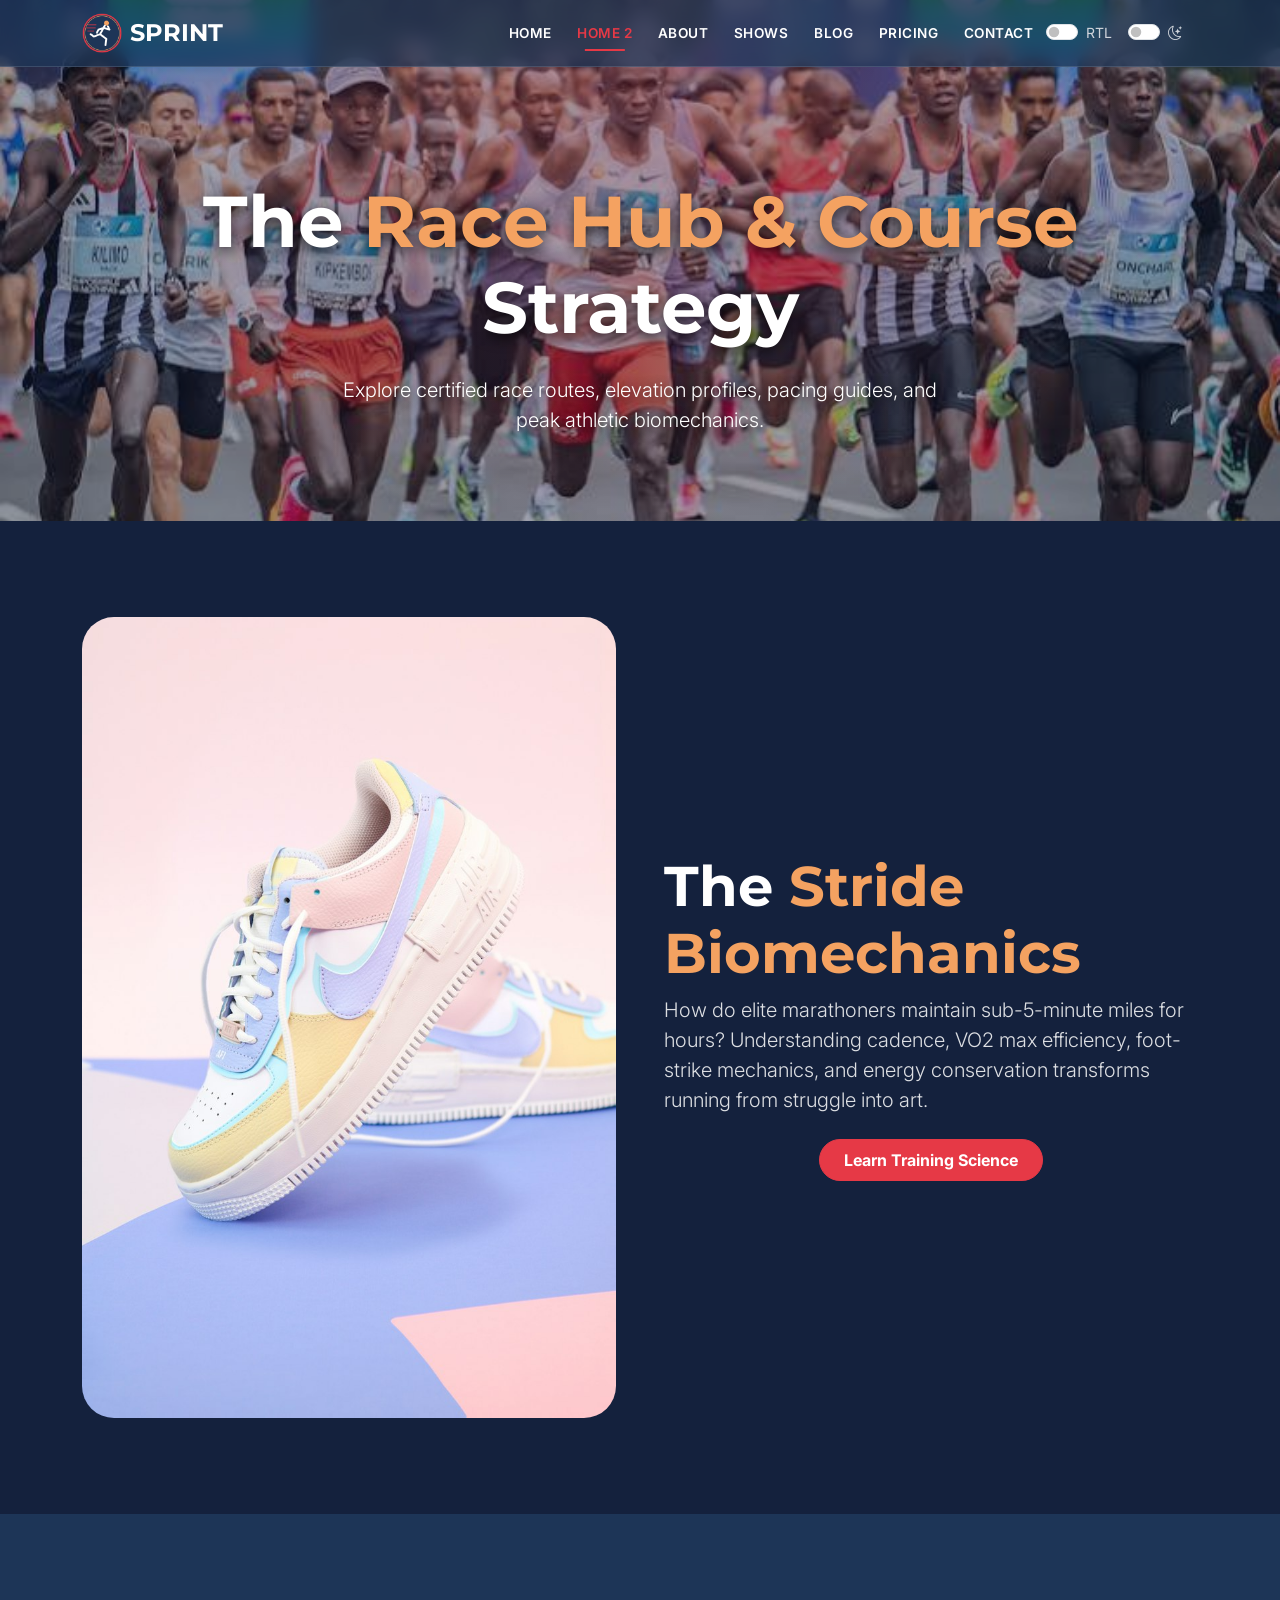
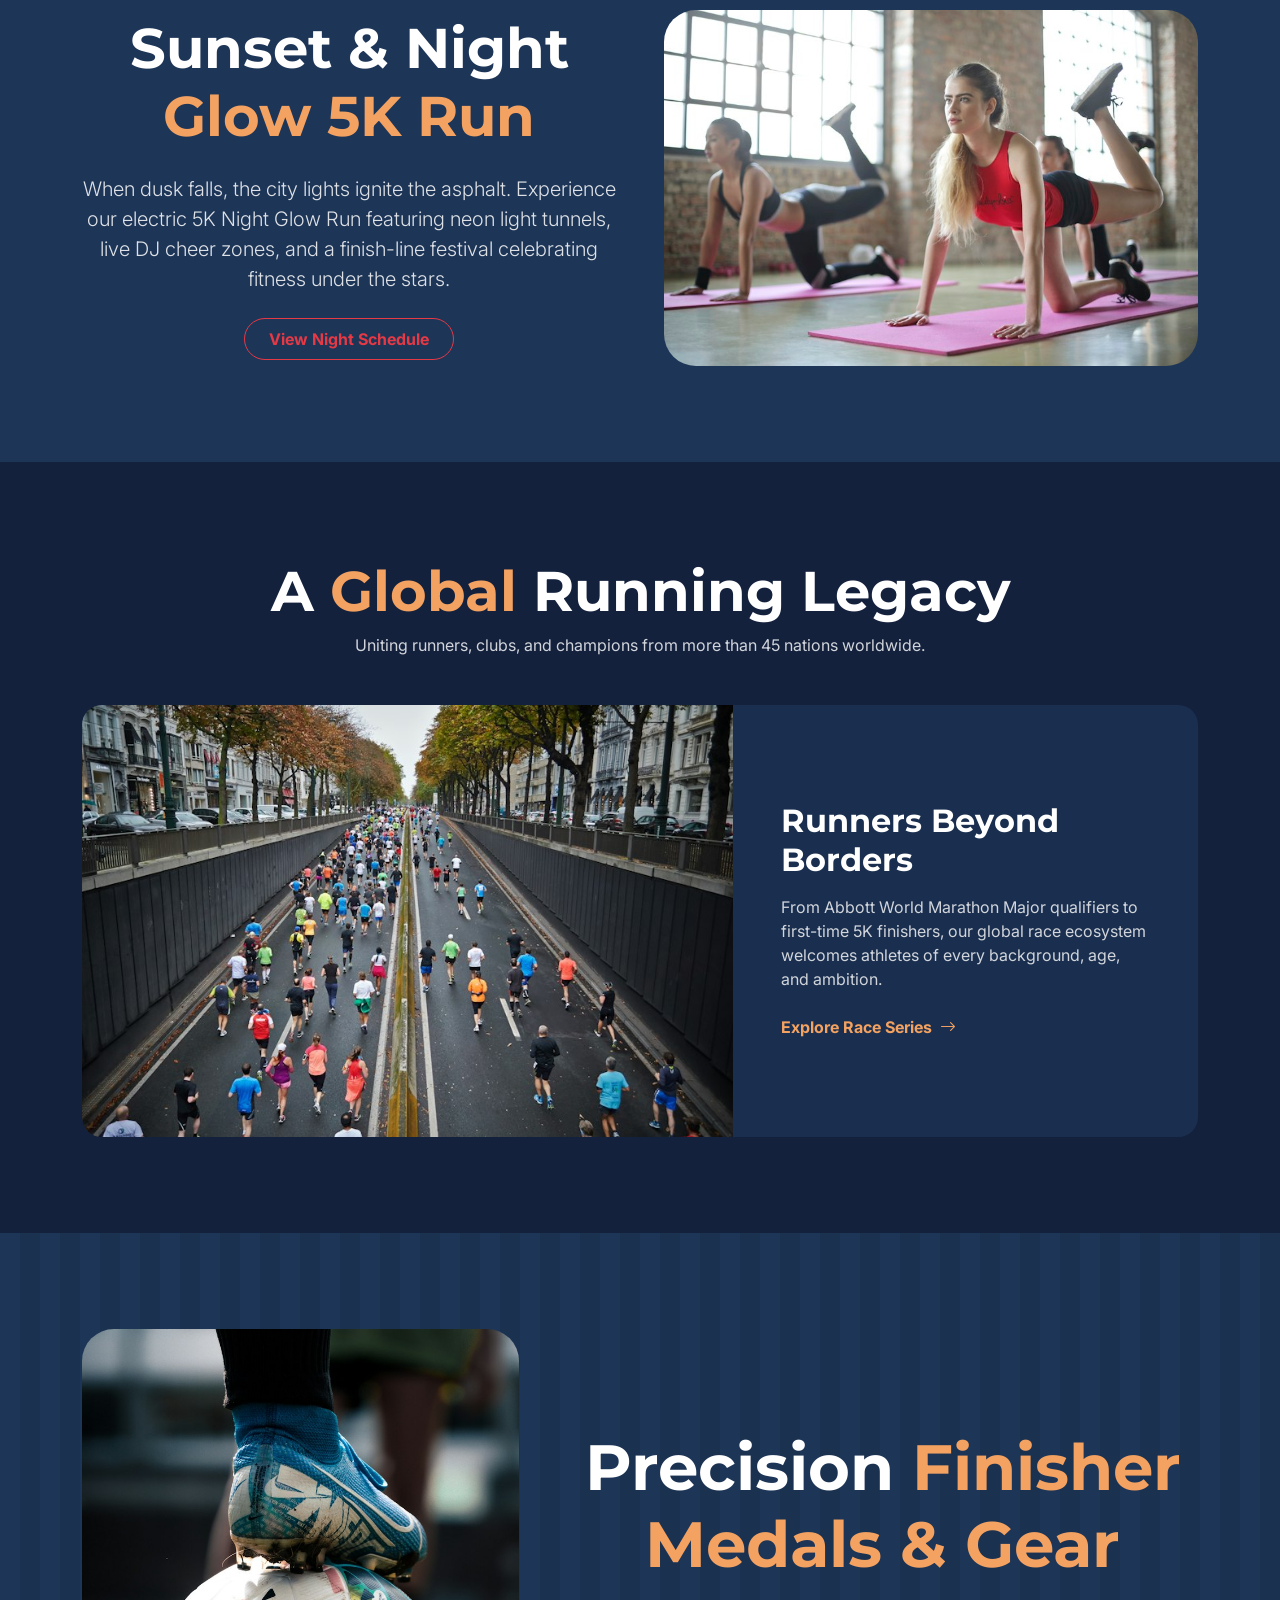
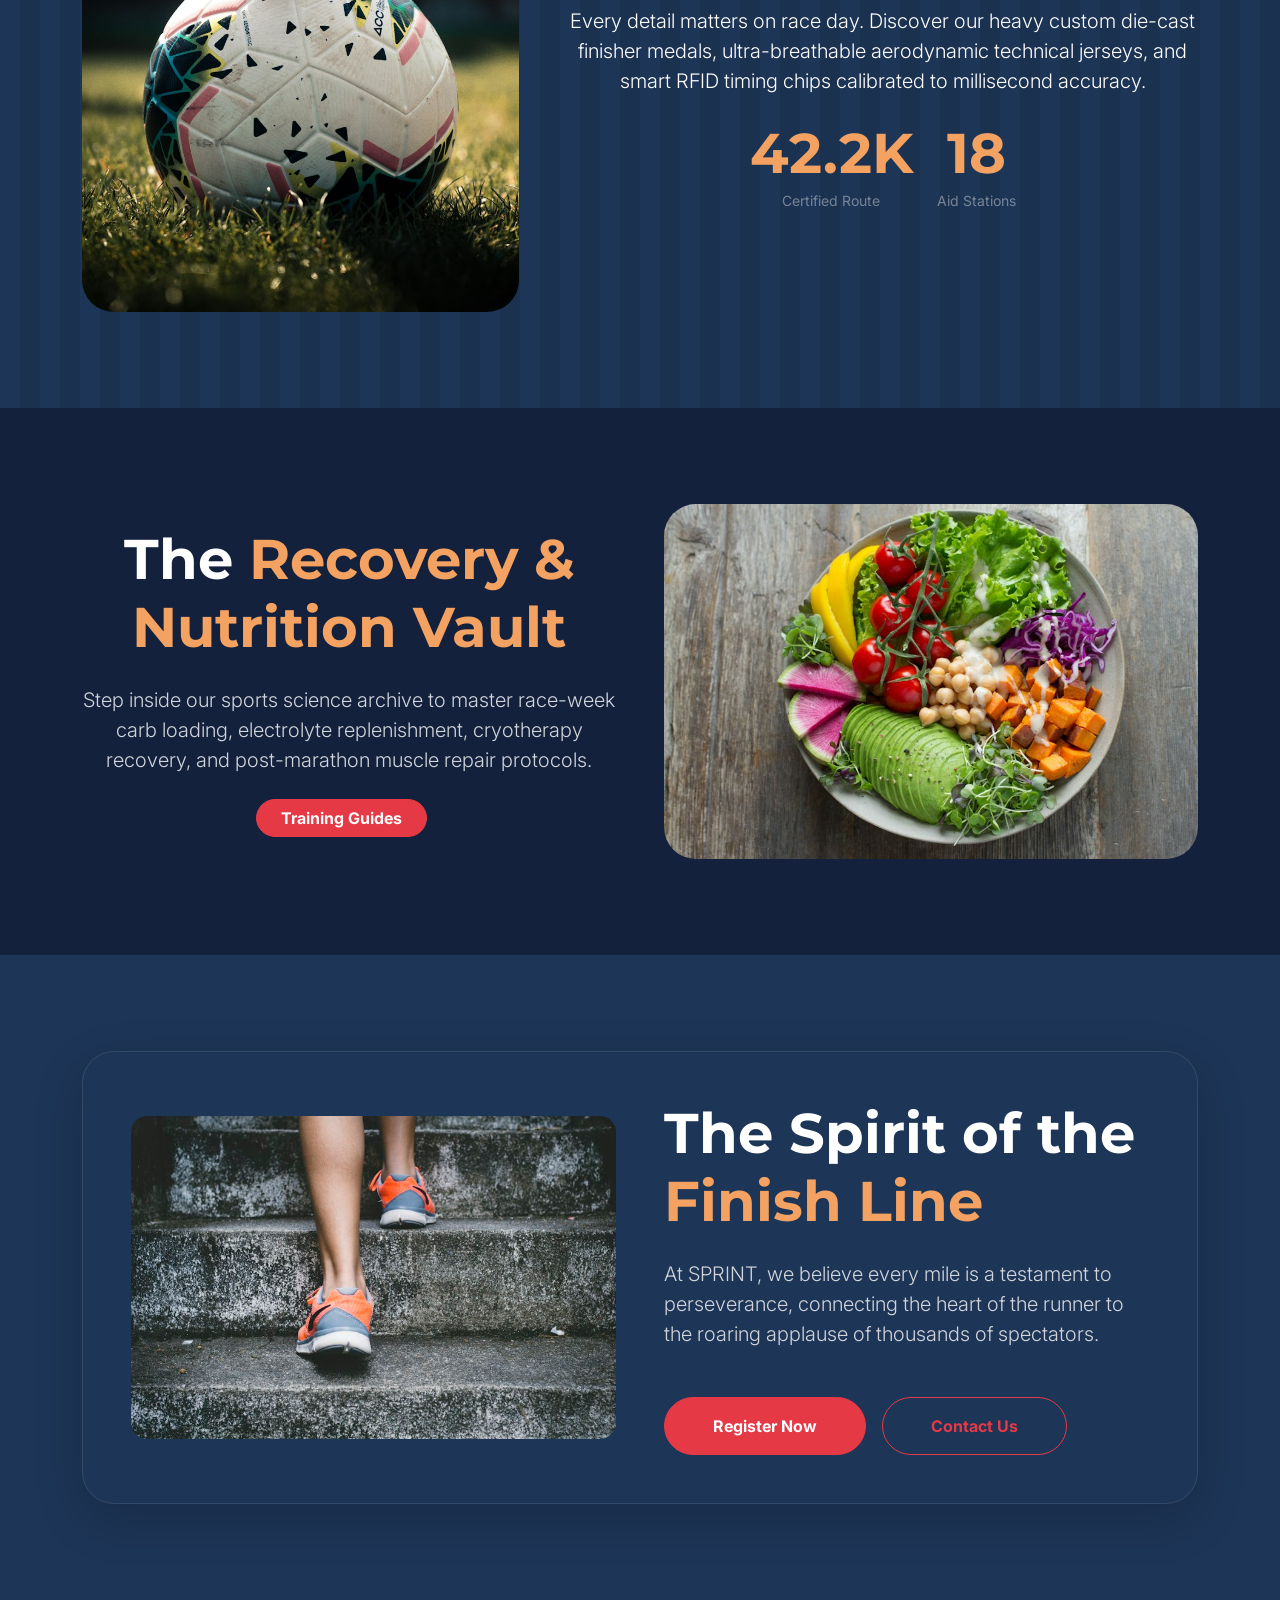
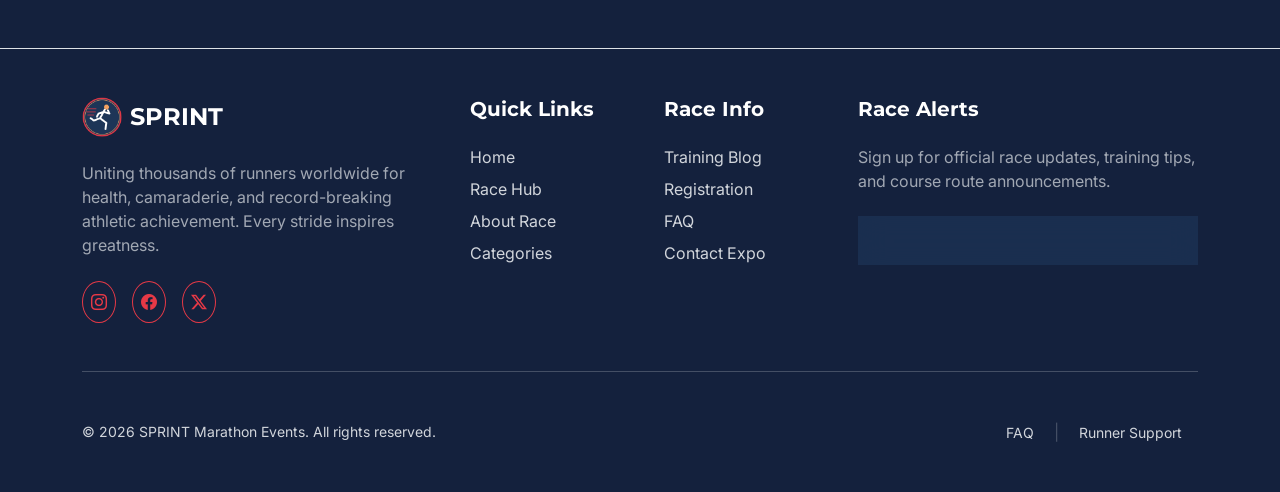
<file: home-2.html>
<!DOCTYPE html>
<html lang="en" dir="ltr">

<head>
    <link rel="icon" type="image/png" href="assets/images/marionette-logo.png">
    <meta charset="UTF-8">
    <meta name="viewport" content="width=device-width, initial-scale=1.0">
    <title>Race Hub & Course Strategy | SPRINT</title>
    <link href="https://cdn.jsdelivr.net/npm/bootstrap@5.3.2/dist/css/bootstrap.min.css" rel="stylesheet">
    <link href="https://cdn.jsdelivr.net/npm/bootstrap-icons@1.11.1/font/bootstrap-icons.css" rel="stylesheet">
    <link rel="preconnect" href="https://fonts.googleapis.com">
    <link rel="preconnect" href="https://fonts.gstatic.com" crossorigin>
    <link href="https://fonts.googleapis.com/css2?family=Inter:wght@300;400;500;600;700&family=Montserrat:wght@400;500;600;700;800;900&display=swap" rel="stylesheet">
    <link rel="stylesheet" href="assets/css/style.css">
    <style>
        .h2-gradient {
            background: linear-gradient(135deg, #14213D 0%, #1D3557 50%, #14213D 100%);
        }
    </style>
</head>

<body class="loading">
    <div class="curtain-container">
        <div class="curtain-side curtain-left"></div>
        <div class="curtain-side curtain-right"></div>
    </div>

    <nav class="navbar navbar-expand-lg nav-puppet fixed-top">
        <div class="container">
            <a class="navbar-brand d-flex align-items-center" href="index.html">
                <img src="assets/images/marionette-logo.png" alt="Marathon Logo" width="40" class="me-2-logical">
                <span class="fw-bold tracking-tight">SPRINT</span>
            </a>
            <button class="navbar-toggler" type="button" data-bs-toggle="collapse" data-bs-target="#mainNav"><span
                    class="navbar-toggler-icon"></span></button>
            <div class="collapse navbar-collapse" id="mainNav">
                <ul class="navbar-nav ms-auto-logical mb-2 mb-lg-0">
                    <li class="nav-item"><a class="nav-link" href="index.html">Home</a></li>
                    <li class="nav-item"><a class="nav-link active" href="home-2.html" aria-current="page">Home 2</a>
                    </li>
                    <li class="nav-item"><a class="nav-link" href="about.html">About</a></li>
                    <li class="nav-item"><a class="nav-link" href="shows.html">Shows</a></li>
                    <li class="nav-item"><a class="nav-link" href="blog.html">Blog</a></li>
                    <li class="nav-item"><a class="nav-link" href="pricing.html">Pricing</a></li>
                    <li class="nav-item"><a class="nav-link" href="contact.html">Contact</a></li>
                </ul>
                <div class="d-flex align-items-center ms-lg-4-logical mt-3 mt-lg-0">
                    <div class="form-check form-switch me-3-logical"><input class="form-check-input" type="checkbox"
                            id="rtl-toggle"><label class="form-check-label small" for="rtl-toggle">RTL</label></div>
                    <div class="form-check form-switch me-3-logical"><input class="form-check-input" type="checkbox"
                            id="theme-toggle"><label class="form-check-label small" for="theme-toggle"><i
                                class="bi bi-moon-stars"></i></label></div>
                </div>
            </div>
        </div>
    </nav>

    <header
        class="home-2-hero hero-section position-relative overflow-hidden d-flex align-items-center justify-content-center text-center">
        <div class="stage-layer stage-depth-1 position-absolute w-100 h-100"
            style="background: url('assets/images/home-2-hero-new.png') center/cover; opacity: 0.6;"></div>
        <div class="stage-layer stage-depth-2 position-absolute w-100 h-100"
            style="background: var(--puppet-gradient-stage);"></div>
        <div class="container position-relative z-3 pt-5 reveal">
            <h1 class="display-2 fw-bold mb-4">The <span class="text-warning">Race Hub & Course</span> Strategy</h1>
            <p class="lead text-muted max-width-600 mx-auto">Explore certified race routes, elevation profiles, pacing guides, and peak athletic biomechanics.</p>
        </div>
    </header>

    <!-- ⚡ SECTION 1: RUNNING BIOMECHANICS & STRIDE (Interactive Hover) -->
    <section class="py-section">
        <div class="container">
            <div class="row align-items-center g-5">
                <div class="col-lg-6 reveal">
                    <div class="string-bounce shadow-2xl rounded-5 overflow-hidden">
                        <img src="assets/images/h2-show1.png" alt="Stride Biomechanics" class="img-fluid">
                    </div>
                </div>
                <div class="col-lg-6 reveal string-theory-copy" style="transition-delay: 0.2s">
                    <h2 class="display-4 fw-bold">The <span class="text-warning">Stride Biomechanics</span></h2>
                    <p class="lead text-muted mb-4">How do elite marathoners maintain sub-5-minute miles for hours? Understanding cadence, VO2 max efficiency, foot-strike mechanics, and energy conservation transforms running from struggle into art.</p>
                    <a href="blog.html" class="btn btn-warning px-4 py-2 rounded-pill fw-bold">Learn Training Science</a>
                </div>
            </div>
        </div>
    </section>

    <!-- 🌙 SECTION 2: NIGHT GLOW 5K & SUNSET RUNS (Flicker Animation) -->
    <section class="py-section bg-secondary-stage text-white overflow-hidden">
        <div class="container">
            <div class="row align-items-center flex-row-reverse g-5">
                <div class="col-lg-6 reveal">
                    <div class="flicker-anim shadow-2xl rounded-5 overflow-hidden">
                        <img src="assets/images/home-2-shadow-tales.png" alt="Night Glow 5K" class="img-fluid">
                    </div>
                </div>
                <div class="col-lg-6 reveal midnight-copy text-center" style="transition-delay: 0.2s">
                    <h2 class="display-4 fw-bold mb-4">Sunset & Night <span class="text-warning">Glow 5K Run</span></h2>
                    <p class="lead text-muted mb-4">When dusk falls, the city lights ignite the asphalt. Experience our electric 5K Night Glow Run featuring neon light tunnels, live DJ cheer zones, and a finish-line festival celebrating fitness under the stars.</p>
                    <a href="shows.html" class="btn btn-outline-warning rounded-pill px-4 py-2 fw-bold text-decoration-none">View Night Schedule</a>
                </div>
            </div>
        </div>
    </section>

    <!-- 🌍 SECTION 3: GLOBAL RUNNING LEGACY (Tilt Card) -->
    <section class="py-section">
        <div class="container">
            <div class="text-center mb-5 reveal">
                <h2 class="display-4 fw-bold">A <span class="text-warning">Global</span> Running Legacy</h2>
                <p class="text-muted">Uniting runners, clubs, and champions from more than 45 nations worldwide.</p>
            </div>
            <div class="row g-4">
                <div class="col-md-12 reveal">
                    <div class="anti-gravity-card hover-glow h-100 border-0 p-0 overflow-hidden">
                        <div class="row g-0 align-items-center">
                            <div class="col-lg-7"><img src="assets/images/home-2-global-legacy.png"
                                    alt="Global Marathon Legacy" class="img-fluid"></div>
                            <div class="col-lg-5 p-5">
                                <h3 class="h2 fw-bold mb-3">Runners Beyond Borders</h3>
                                <p class="text-muted mb-4">From Abbott World Marathon Major qualifiers to first-time 5K finishers, our global race ecosystem welcomes athletes of every background, age, and ambition.</p>
                                <a href="shows.html"
                                    class="main-stage-link text-warning text-decoration-none fw-bold hover-translate-x transition-all">Explore
                                    Race Series <i class="bi bi-arrow-right ms-2-logical"></i></a>
                            </div>
                        </div>
                    </div>
                </div>
            </div>
        </div>
    </section>

    <!-- 🏅 SECTION 4: PRECISION GEAR & FINISHER MEDALS (Macro Zoom) -->
    <section class="py-section bg-curtain-texture text-white">
        <div class="container">
            <div class="row align-items-center g-5">
                <div class="col-lg-5 reveal">
                    <div class="hover-zoom rounded-5 overflow-hidden shadow-2xl">
                        <img src="assets/images/h2-show4.png" alt="Finisher Medals and Gear" class="img-fluid">
                    </div>
                </div>
                <div class="col-lg-7 reveal text-center" style="transition-delay: 0.2s">
                    <h2 class="display-3 fw-bold mb-4">Precision <span class="text-warning">Finisher Medals & Gear</span></h2>
                    <p class="lead mb-4">Every detail matters on race day. Discover our heavy custom die-cast finisher medals, ultra-breathable aerodynamic technical jerseys, and smart RFID timing chips calibrated to millisecond accuracy.</p>
                    <div class="d-flex justify-content-center gap-4">
                        <div class="text-center"><span class="display-4 fw-bold text-warning d-block">42.2K</span><span
                                class="small opacity-50">Certified Route</span></div>
                        <div class="text-center"><span class="display-4 fw-bold text-warning d-block">18</span><span
                                class="small opacity-50">Aid Stations</span></div>
                    </div>
                </div>
            </div>
        </div>
    </section>

    <!-- 🔬 SECTION 5: RECOVERY & NUTRITION VAULT (Floating) -->
    <section class="py-section">
        <div class="container">
            <div class="row align-items-center flex-row-reverse g-5">
                <div class="col-lg-6 reveal">
                    <div class="workshop-float shadow-2xl rounded-5 overflow-hidden">
                        <img src="assets/images/home-2-vault.png" alt="Recovery and Nutrition" class="img-fluid">
                    </div>
                </div>
                <div class="col-lg-6 reveal text-center" style="transition-delay: 0.2s">
                    <h2 class="display-4 fw-bold mb-4">The <span class="text-warning">Recovery & Nutrition Vault</span></h2>
                    <p class="lead text-muted mb-4">Step inside our sports science archive to master race-week carb loading, electrolyte replenishment, cryotherapy recovery, and post-marathon muscle repair protocols.</p>
                    <a href="blog.html" class="btn btn-warning fw-bold text-dark px-4 rounded-pill me-3-logical">Training Guides</a>
                </div>
            </div>
        </div>
    </section>

    <!-- 🌟 SECTION 6: SPIRIT OF THE FINISH LINE (Glow) -->
    <section class="py-section bg-secondary-stage">
        <div class="container reveal">
            <div class="wisdom-sparkle p-3 p-md-5 rounded-5 border border-white border-opacity-10 shadow-lg">
                <div class="row align-items-center g-5">
                    <div class="col-lg-6">
                        <img src="assets/images/home-2-spirit.png" alt="Spirit of the Finish Line" class="img-fluid rounded-4"
                            style="max-width: 100%; height: auto; object-fit: cover;">
                    </div>
                    <div class="col-lg-6">
                        <h2 class="display-4 fw-bold mb-4">The Spirit of the <span class="text-warning">Finish Line</span>
                        </h2>
                        <p class="lead text-muted mb-5">At SPRINT, we believe every mile is a testament to perseverance, connecting the heart of the runner to the roaring applause of thousands of spectators.</p>
                        <div class="d-flex flex-wrap gap-3">
                            <a href="pricing.html"
                                class="btn btn-warning px-5 py-3 fw-bold text-dark rounded-pill shadow-xl">Register Now</a>
                            <a href="contact.html"
                                class="btn btn-outline-warning px-5 py-3 fw-bold rounded-pill">Contact Us</a>
                        </div>
                    </div>
                </div>
            </div>
        </div>
    </section>

    <!-- 🌐 4-COLUMN FOOTER (MARATHON EVENT) -->
    <footer class="py-5 mt-5 border-top">
        <div class="container">
            <div class="row g-5">
                <!-- Col 1: Branding & Socials -->
                <div class="col-lg-4 reveal">
                    <a class="navbar-brand d-flex align-items-center mb-4" href="index.html">
                        <img src="assets/images/marionette-logo.png" alt="Marathon Logo" width="40" class="me-2-logical">
                        <span class="fw-bold tracking-tight">SPRINT</span>
                    </a>
                    <p class="text-muted mb-4 opacity-75">Uniting thousands of runners worldwide for health, camaraderie, and record-breaking athletic achievement. Every stride inspires greatness.</p>
                    <div class="d-flex gap-3">
                        <a href="#" class="btn btn-outline-warning rounded-circle p-2 social-bounce-item"><i
                                class="bi bi-instagram"></i></a>
                        <a href="#" class="btn btn-outline-warning rounded-circle p-2 social-bounce-item"><i
                                class="bi bi-facebook"></i></a>
                        <a href="#" class="btn btn-outline-warning rounded-circle p-2 social-bounce-item"><i
                                class="bi bi-twitter-x"></i></a>
                    </div>
                </div>
                <!-- Col 2: Navigation -->
                <div class="col-lg-2 reveal" style="transition-delay: 0.1s">
                    <h5 class="fw-bold mb-4 ">Quick Links</h5>
                    <ul class="list-unstyled">
                        <li class="mb-2"><a href="index.html"
                                class="text-muted text-decoration-none hover-warning">Home</a></li>
                        <li class="mb-2"><a href="home-2.html"
                                class="text-muted text-decoration-none hover-warning">Race Hub</a></li>
                        <li class="mb-2"><a href="about.html"
                                class="text-muted text-decoration-none hover-warning">About Race</a></li>
                        <li class="mb-2"><a href="shows.html"
                                class="text-muted text-decoration-none hover-warning">Categories</a></li>
                    </ul>
                </div>
                <!-- Col 3: Community/Resources -->
                <div class="col-lg-2 reveal" style="transition-delay: 0.2s">
                    <h5 class="fw-bold mb-4 ">Race Info</h5>
                    <ul class="list-unstyled">
                        <li class="mb-2"><a href="blog.html"
                                class="text-muted text-decoration-none hover-warning">Training Blog</a></li>
                        <li class="mb-2"><a href="pricing.html"
                                class="text-muted text-decoration-none hover-warning">Registration</a></li>
                        <li class="mb-2"><a href="faq.html"
                                class="text-muted text-decoration-none hover-warning">FAQ</a></li>
                        <li class="mb-2"><a href="contact.html"
                                class="text-muted text-decoration-none hover-warning">Contact Expo</a></li>
                    </ul>
                </div>
                <!-- Col 4: Newsletter Subscription -->
                <div class="col-lg-4 reveal" style="transition-delay: 0.3s">
                    <h5 class="fw-bold mb-4 ">Race Alerts</h5>
                    <p class="text-muted mb-4 opacity-75">Sign up for official race updates, training tips, and course route announcements.</p>
                    <div class="input-group mb-3 bg-glass rounded-4 p-1">
                        <input type="email" class="form-control bg-transparent border-0 placeholder-muted px-3"
                            placeholder="Enter your email...">
                        <button class="btn btn-warning rounded-4 px-4" type="button"><i
                                class="bi bi-send-fill"></i></button>
                    </div>
                </div>
            </div>
            <hr class="my-5 text-muted opacity-25">
            <div class="row align-items-center reveal" style="transition-delay: 0.4s">
                <div class="col-md-6 text-center text-md-start mb-3 mb-md-0">
                    <p class="mb-0 text-muted small">&copy; 2026 SPRINT Marathon Events. All rights reserved.</p>
                </div>
                <div class="col-md-6 text-center text-md-end">
                    <a href="faq.html" class="text-muted text-decoration-none small mx-3 hover-warning">FAQ</a>
                    <span class="text-muted opacity-25">|</span>
                    <a href="contact.html" class="text-muted text-decoration-none small mx-3 hover-warning">Runner Support</a>
                </div>
            </div>
        </div>
    </footer>

    <!-- Back to Top Button -->
    <button type="button" id="back-to-top" class="back-to-top" aria-label="Back to top">
        <i class="bi bi-chevron-up"></i>
    </button>

    <script src="https://cdn.jsdelivr.net/npm/bootstrap@5.3.2/dist/js/bootstrap.bundle.min.js"></script>
    <script src="assets/js/main.js"></script>
</body>

</html>
</file>
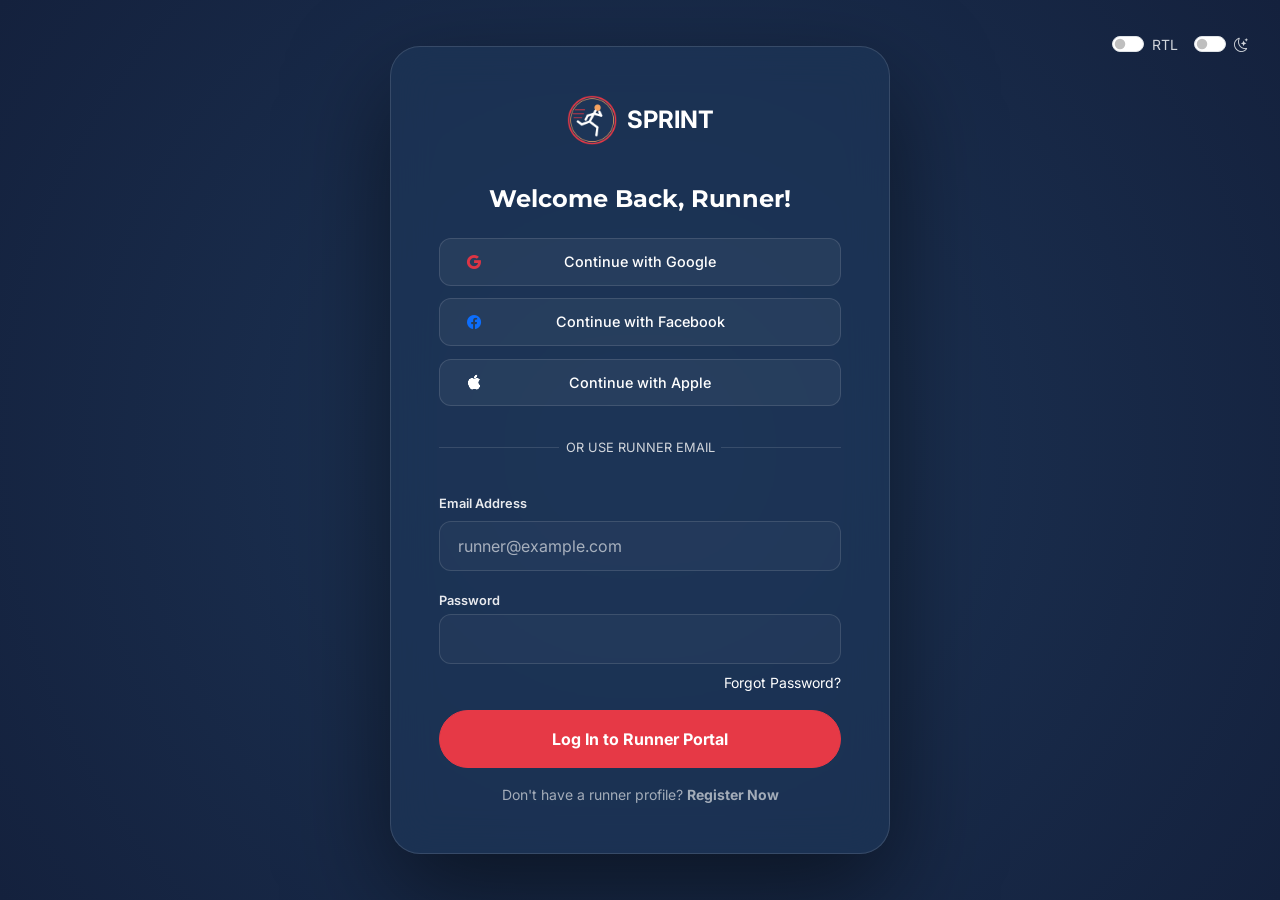
<file: login.html>
<!DOCTYPE html>
<html lang="en" dir="ltr">

<head>
    <link rel="icon" type="image/png" href="assets/images/marionette-logo.png">
    <meta charset="UTF-8">
    <meta name="viewport" content="width=device-width, initial-scale=1.0">
    <title>Runner Portal Login | SPRINT Marathon</title>
    <link href="https://cdn.jsdelivr.net/npm/bootstrap@5.3.2/dist/css/bootstrap.min.css" rel="stylesheet">
    <link href="https://cdn.jsdelivr.net/npm/bootstrap-icons@1.11.1/font/bootstrap-icons.css" rel="stylesheet">
    <link rel="preconnect" href="https://fonts.googleapis.com">
    <link rel="preconnect" href="https://fonts.gstatic.com" crossorigin>
    <link href="https://fonts.googleapis.com/css2?family=Inter:wght@300;400;500;600;700&family=Montserrat:wght@400;500;600;700;800;900&display=swap" rel="stylesheet">
    <link rel="stylesheet" href="assets/css/style.css">

    <style>
        .auth-container {
            min-height: 100vh;
            background: radial-gradient(circle at center, var(--puppet-bg-secondary) 0%, var(--puppet-bg-dark) 100%);
            display: flex;
            align-items: center;
            justify-content: center;
            padding: 2rem;
            position: relative;
            overflow: hidden;
        }

        /* Glassmorphism Auth Card */
        .auth-card {
            width: 100%;
            max-width: 500px;
            background: var(--glass-bg);
            backdrop-filter: blur(20px);
            border: 1px solid var(--glass-border);
            border-radius: 30px;
            padding: 3rem;
            transform: translateY(0);
            transition: all 0.5s var(--ease-puppet);
            position: relative;
            z-index: 10;
            box-shadow: 0 40px 100px rgba(0, 0, 0, 0.5);
            color: var(--puppet-text-light) !important;
        }

        .auth-card:hover {
            transform: translateY(-10px);
            border-color: var(--puppet-accent);
        }

        body[data-theme="light"] .auth-card {
            color: #14213D !important;
        }

        .auth-card h2,
        .auth-card p,
        .auth-card span,
        .auth-card .form-label,
        .auth-card .social-btn,
        .auth-card a:not(.btn) {
            color: inherit !important;
            transition: all 0.3s ease;
        }

        .hover-warning:hover {
            color: var(--puppet-accent) !important;
            opacity: 1 !important;
        }

        .auth-card a.hover-warning:not(:has(img)):hover {
            text-decoration: underline !important;
        }

        /* Social Buttons */
        .social-btn {
            border: 1px solid var(--glass-border);
            background: rgba(255, 255, 255, 0.05);
            color: inherit;
            border-radius: 12px;
            padding: 12px 24px;
            width: 100%;
            display: grid;
            grid-template-columns: 20px 1fr 20px;
            align-items: center;
            text-align: center;
            gap: 10px;
            transition: all 0.3s ease;
            margin-bottom: 0.8rem;
            text-decoration: none;
            font-weight: 500;
            font-size: 0.9rem;
        }

        .social-btn i {
            display: flex;
            align-items: center;
            justify-content: center;
        }

        .social-btn:hover {
            background: rgba(255, 255, 255, 0.12) !important;
            border-color: var(--puppet-accent) !important;
            transform: translateY(-3px) scale(1.02);
            color: var(--puppet-accent) !important;
            box-shadow: 0 10px 20px rgba(0, 0, 0, 0.2);
        }

        /* Forms */
        .form-control-puppet {
            background: rgba(255, 255, 255, 0.03);
            border: 1px solid var(--glass-border);
            border-radius: 12px;
            color: inherit;
            padding: 12px 18px;
            transition: all 0.3s ease;
        }

        .form-control-puppet:focus {
            background: rgba(255, 255, 255, 0.08);
            border-color: var(--puppet-accent);
            box-shadow: none;
            color: inherit;
        }

        .auth-label {
            font-size: 0.8rem;
            font-weight: 600;
            color: var(--puppet-accent);
            opacity: 0.9;
        }

        .divider {
            display: flex;
            align-items: center;
            text-align: center;
            margin: 2rem 0;
            color: var(--puppet-text-muted);
            font-size: 0.8rem;
        }

        .divider::before,
        .divider::after {
            content: '';
            flex: 1;
            border-bottom: 1px solid var(--glass-border);
        }

        .divider:not(:empty)::before {
            margin-right: .5em;
        }

        .divider:not(:empty)::after {
            margin-left: .5em;
        }

        .auth-logo {
            margin-bottom: 2.5rem;
            text-align: center;
        }

        .auth-logo a {
            text-decoration: none;
            color: inherit;
            display: flex;
            align-items: center;
            justify-content: center;
            gap: 10px;
        }

        .auth-logo img {
            width: 50px;
        }

        /* Fixed Theme Switch for Auth Pages */
        .theme-switch-wrapper {
            position: fixed;
            top: 2rem;
            right: 2rem;
            z-index: 1000;
        }

        @media (max-width: 576px) {
            .theme-switch-wrapper {
                top: 1rem;
                right: 1rem;
            }
        }
    </style>
</head>

<body class="loading">
    <div class="curtain-container">
        <div class="curtain-side curtain-left"></div>
        <div class="curtain-side curtain-right"></div>
    </div>

    <!-- Theme & RTL Switcher (Fixed) -->
    <div class="theme-switch-wrapper d-flex align-items-center gap-3">
        <div class="form-check form-switch mb-0">
            <input class="form-check-input" type="checkbox" id="rtl-toggle">
            <label class="form-check-label small" for="rtl-toggle">RTL</label>
        </div>
        <div class="form-check form-switch mb-0">
            <input class="form-check-input" type="checkbox" id="theme-toggle">
            <label class="form-check-label small" for="theme-toggle">
                <i class="bi bi-moon-stars"></i>
            </label>
        </div>
    </div>

    <div class="auth-container">
        <div class="auth-card reveal">
            <div class="auth-logo">
                <a href="index.html" class="hover-warning">
                    <img src="assets/images/marionette-logo.png" alt="Marathon Logo">
                    <span class="fs-4 fw-bold tracking-tight text-warning">SPRINT</span>
                </a>
            </div>

            <h2 class="h4 fw-bold text-center mb-4">Welcome Back, Runner!</h2>

            <a href="#" class="social-btn">
                <i class="bi bi-google text-danger"></i> <span>Continue with Google</span> <span></span>
            </a>
            <a href="#" class="social-btn">
                <i class="bi bi-facebook text-primary"></i> <span>Continue with Facebook</span> <span></span>
            </a>
            <a href="#" class="social-btn">
                <i class="bi bi-apple"></i> <span>Continue with Apple</span> <span></span>
            </a>

            <div class="divider">OR USE RUNNER EMAIL</div>

            <form action="index.html">
                <div class="mb-3">
                    <label class="form-label auth-label">Email Address</label>
                    <input type="email" class="form-control form-control-puppet" placeholder="runner@example.com" required>
                </div>
                <div class="mb-3">
                    <label class="form-label auth-label mb-1">Password</label>
                    <input type="password" class="form-control form-control-puppet" required>
                    <div class="text-end">
                        <a href="forgot-password.html"
                            class="small text-warning text-decoration-none hover-warning d-inline-block mt-2">Forgot Password?</a>
                    </div>
                </div>
                <button type="submit" class="btn btn-warning w-100 py-3 fw-bold rounded-pill mb-3 text-dark">
                    Log In to Runner Portal
                </button>
            </form>

            <p class="text-center small opacity-75 mb-0">
                Don't have a runner profile?
                <a href="signup.html" class="text-warning text-decoration-none fw-bold hover-warning">Register Now</a>
            </p>
        </div>
    </div>

    <!-- Back to Top Button -->
    <button type="button" id="back-to-top" class="back-to-top" aria-label="Back to top">
        <i class="bi bi-chevron-up"></i>
    </button>

    <script src="https://cdn.jsdelivr.net/npm/bootstrap@5.3.2/dist/js/bootstrap.bundle.min.js"></script>
    <script src="assets/js/main.js"></script>
</body>

</html>
</file>
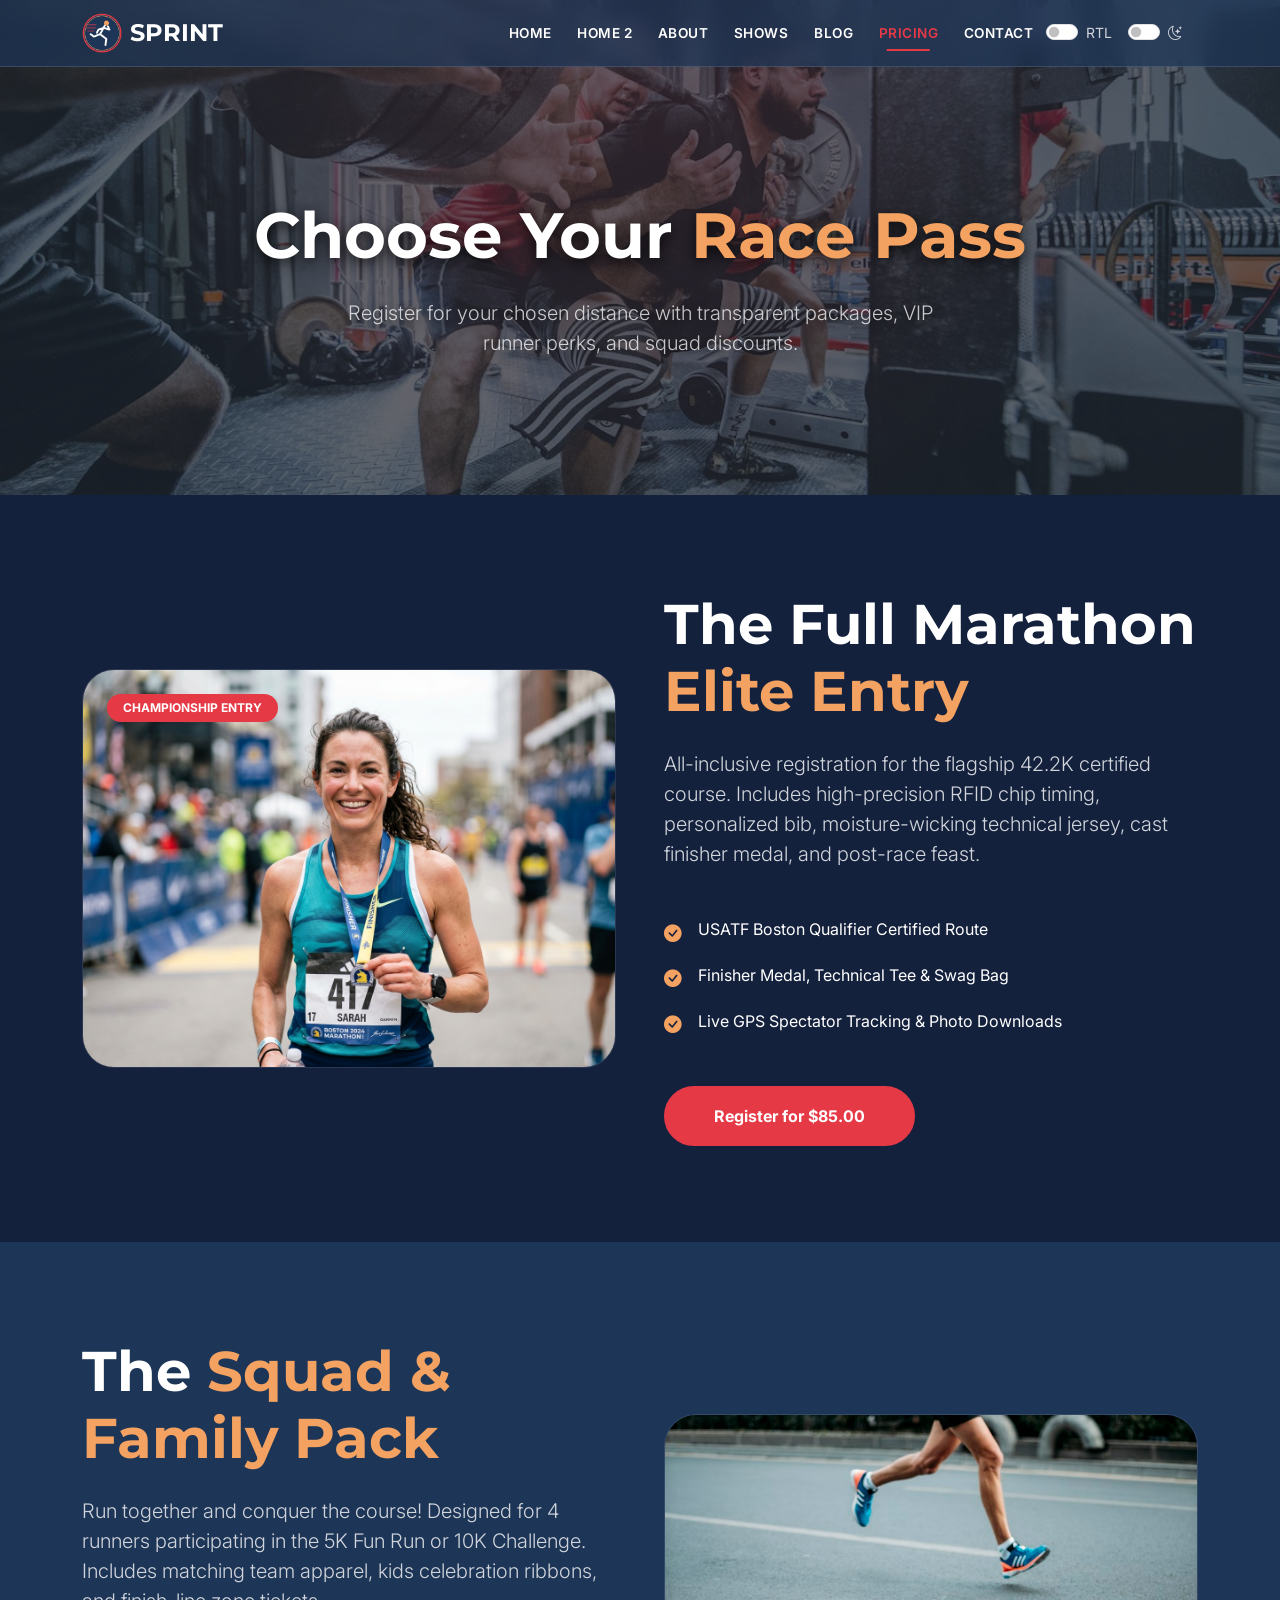
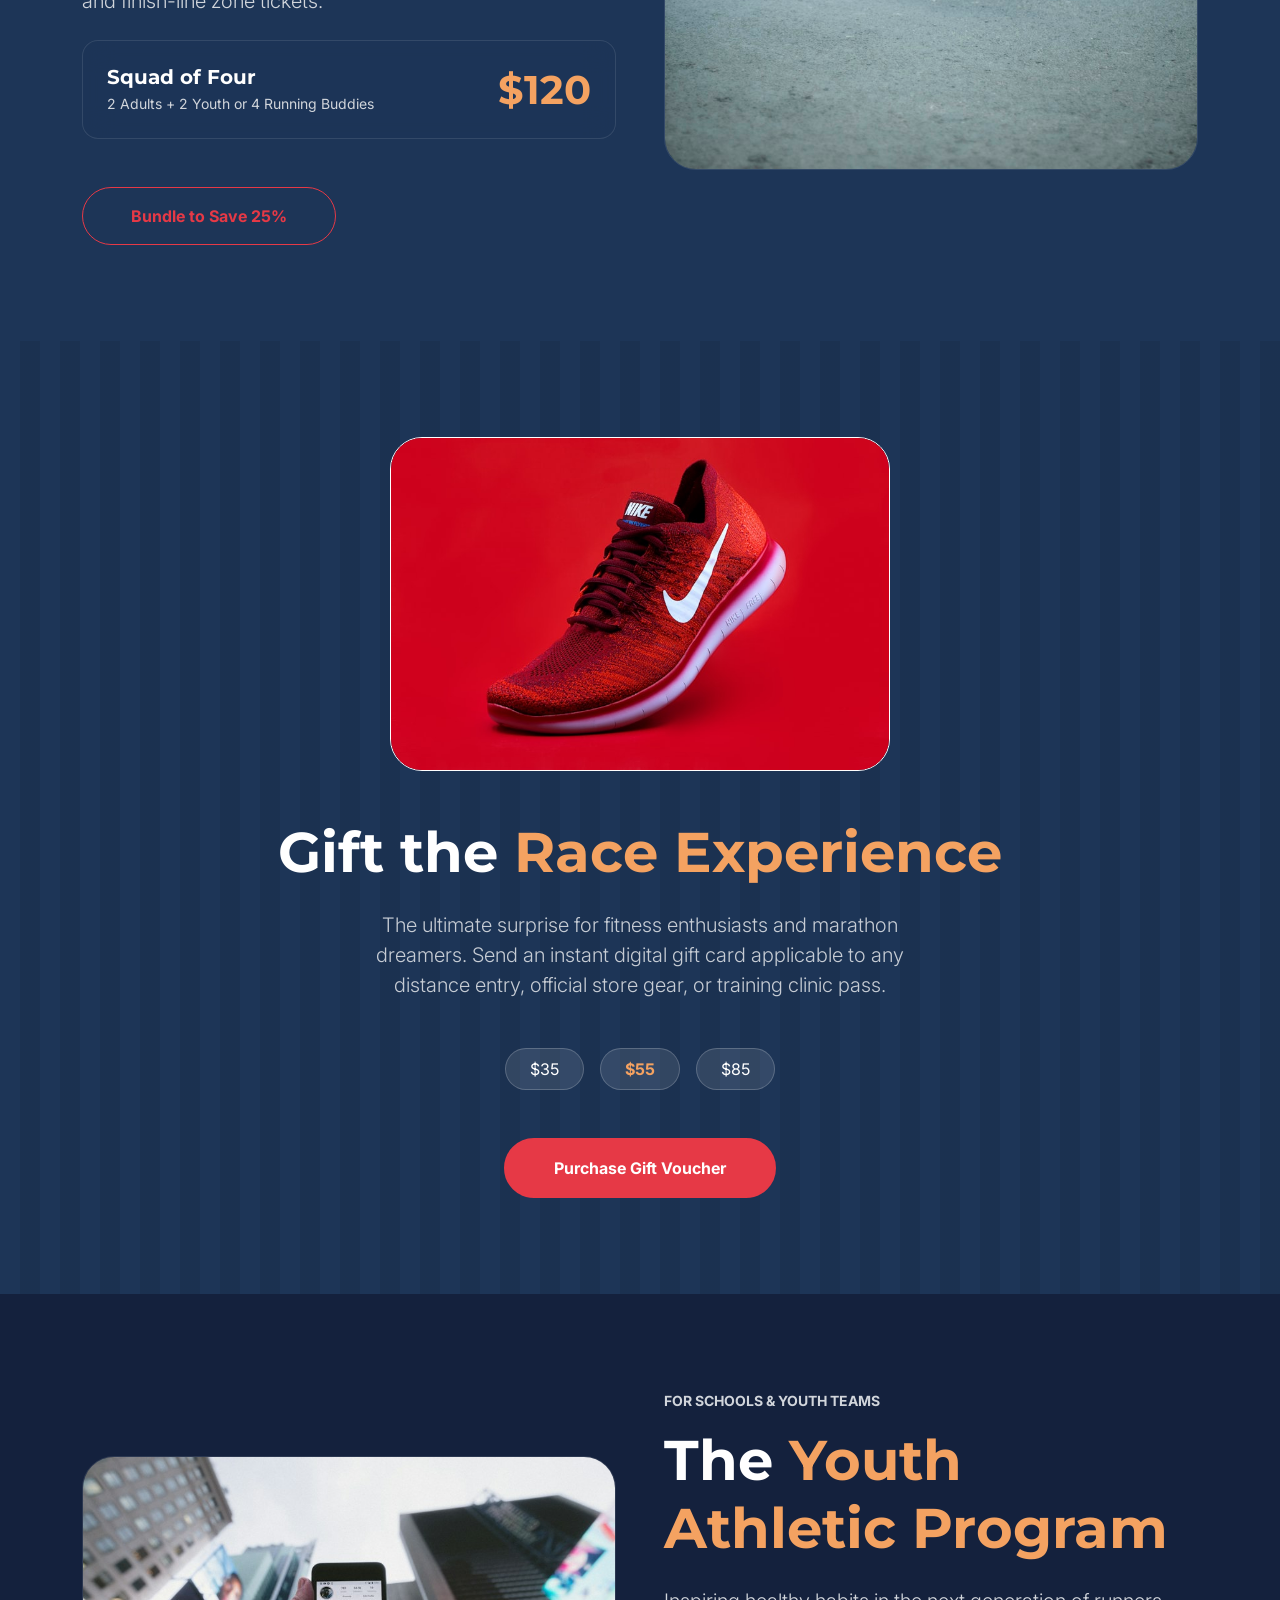
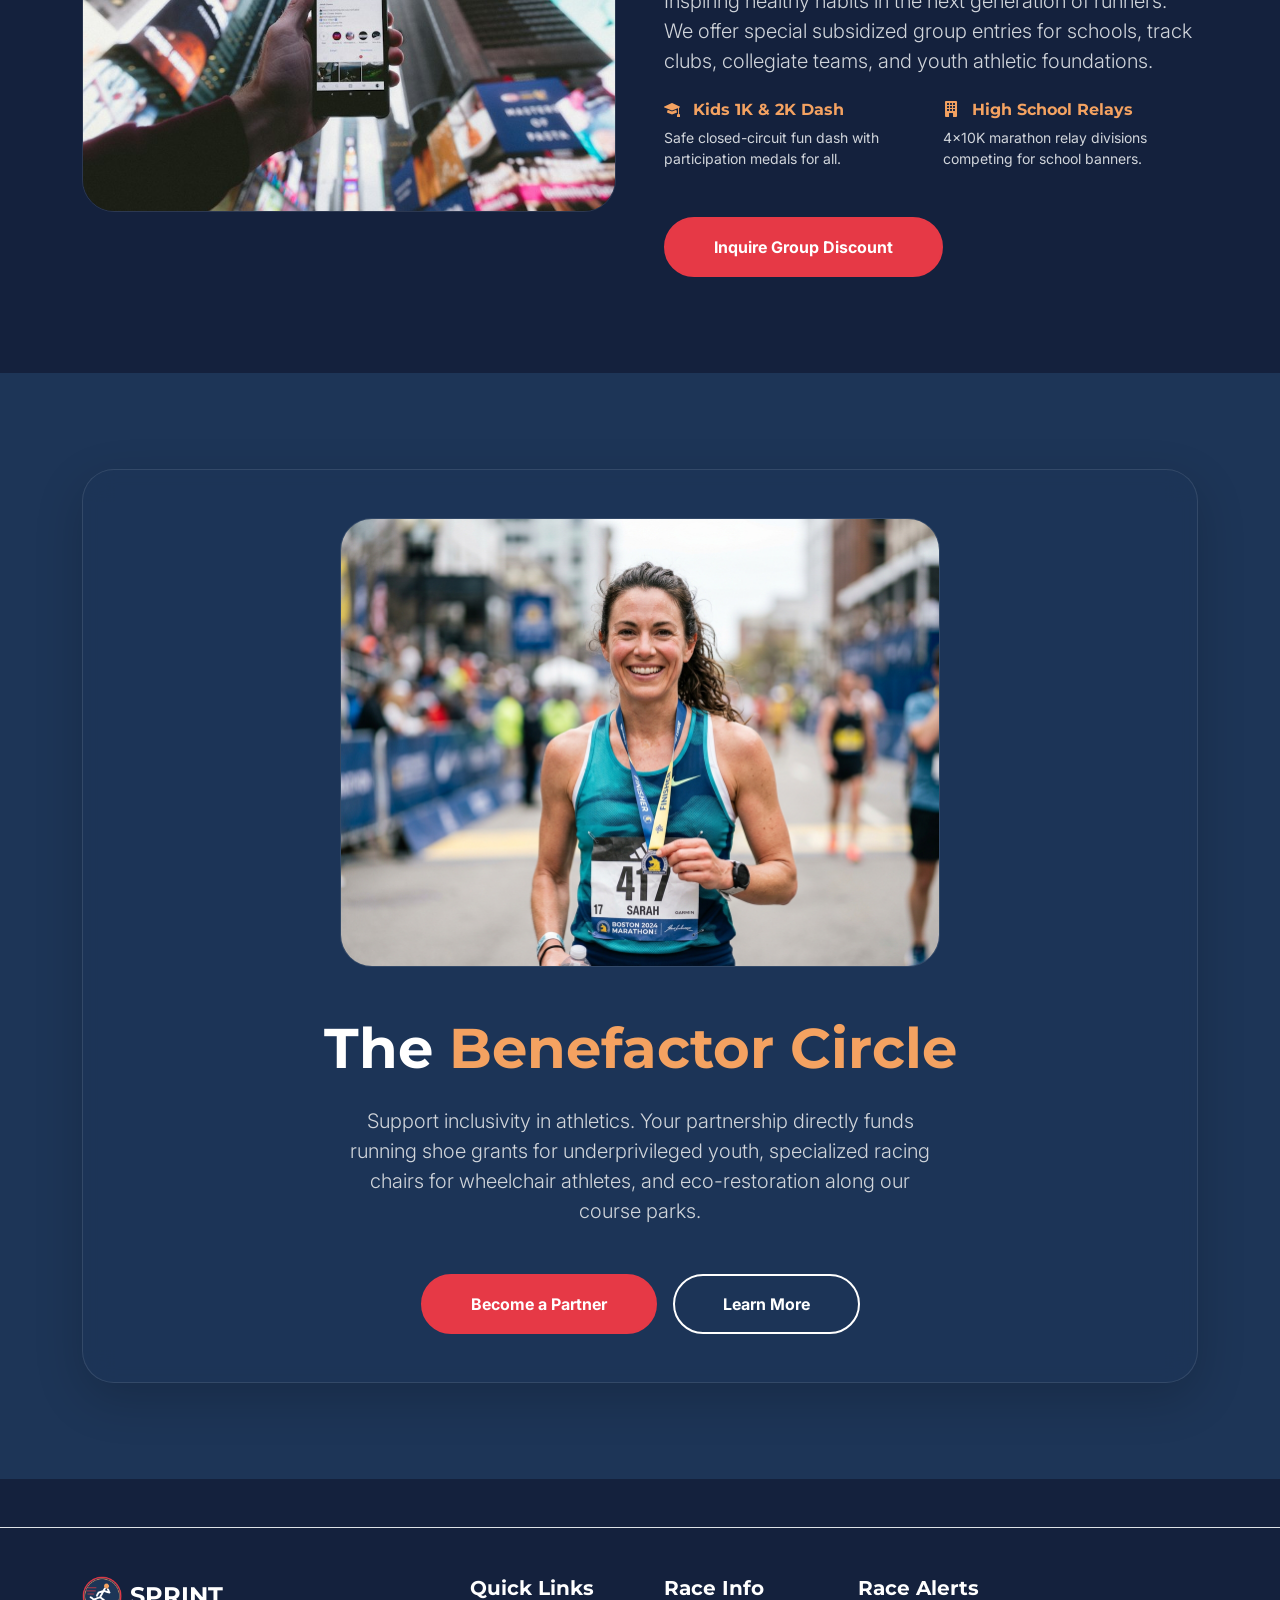
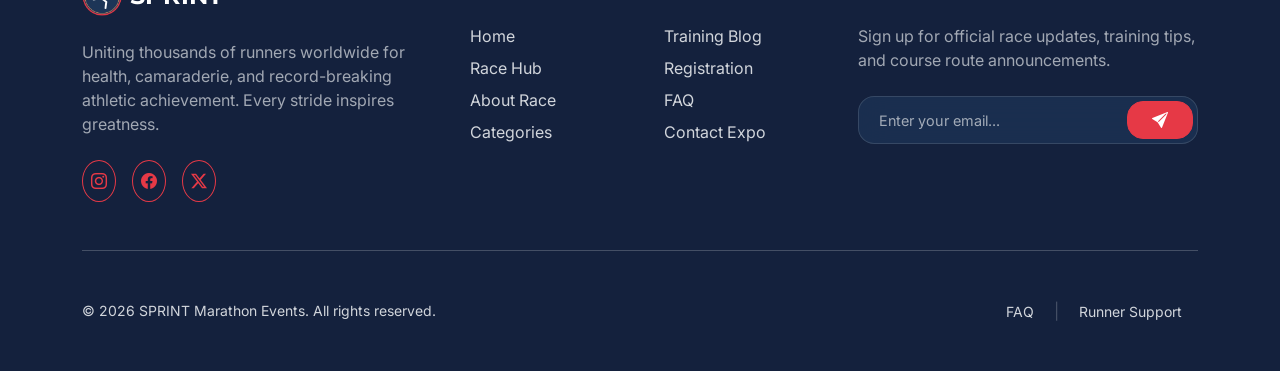
<file: pricing.html>
<!DOCTYPE html>
<html lang="en" dir="ltr">

<head>
    <link rel="icon" type="image/png" href="assets/images/marionette-logo.png">
    <meta charset="UTF-8">
    <meta name="viewport" content="width=device-width, initial-scale=1.0">
    <title>Race Registration & Passes | SPRINT Marathon</title>
    <link href="https://cdn.jsdelivr.net/npm/bootstrap@5.3.2/dist/css/bootstrap.min.css" rel="stylesheet">
    <link href="https://cdn.jsdelivr.net/npm/bootstrap-icons@1.11.1/font/bootstrap-icons.css" rel="stylesheet">
    <link rel="preconnect" href="https://fonts.googleapis.com">
    <link rel="preconnect" href="https://fonts.gstatic.com" crossorigin>
    <link href="https://fonts.googleapis.com/css2?family=Inter:wght@300;400;500;600;700&family=Montserrat:wght@400;500;600;700;800;900&display=swap" rel="stylesheet">
    <link rel="stylesheet" href="assets/css/style.css">
</head>

<body class="loading">
    <div class="curtain-container">
        <div class="curtain-side curtain-left"></div>
        <div class="curtain-side curtain-right"></div>
    </div>

    <nav class="navbar navbar-expand-lg nav-puppet fixed-top">
        <div class="container">
            <a class="navbar-brand d-flex align-items-center" href="index.html">
                <img src="assets/images/marionette-logo.png" alt="Marathon Logo" width="40" class="me-2-logical">
                <span class="fw-bold tracking-tight">SPRINT</span>
            </a>
            <button class="navbar-toggler" type="button" data-bs-toggle="collapse" data-bs-target="#mainNav"><span
                    class="navbar-toggler-icon"></span></button>
            <div class="collapse navbar-collapse" id="mainNav">
                <ul class="navbar-nav ms-auto-logical mb-2 mb-lg-0">
                    <li class="nav-item"><a class="nav-link" href="index.html">Home</a></li>
                    <li class="nav-item"><a class="nav-link" href="home-2.html">Home 2</a></li>
                    <li class="nav-item"><a class="nav-link" href="about.html">About</a></li>
                    <li class="nav-item"><a class="nav-link" href="shows.html">Shows</a></li>
                    <li class="nav-item"><a class="nav-link" href="blog.html">Blog</a></li>
                    <li class="nav-item"><a class="nav-link active" href="pricing.html" aria-current="page">Pricing</a>
                    </li>
                    <li class="nav-item"><a class="nav-link" href="contact.html">Contact</a></li>
                </ul>
                <div class="d-flex align-items-center ms-lg-4-logical mt-3 mt-lg-0">
                    <div class="form-check form-switch me-3-logical"><input class="form-check-input" type="checkbox"
                            id="rtl-toggle"><label class="form-check-label small" for="rtl-toggle">RTL</label></div>
                    <div class="form-check form-switch me-3-logical"><input class="form-check-input" type="checkbox"
                            id="theme-toggle"><label class="form-check-label small" for="theme-toggle"><i
                                class="bi bi-moon-stars"></i></label></div>
                </div>
            </div>
        </div>
    </nav>

    <header
        class="hero-section position-relative overflow-hidden d-flex align-items-center justify-content-center text-center">
        <div class="stage-layer stage-depth-1 position-absolute w-100 h-100"
            style="background: url('assets/images/wood_texture.png') center/cover; opacity: 0.6;"></div>
        <div class="stage-layer stage-depth-2 position-absolute w-100 h-100"
            style="background: var(--puppet-gradient-stage);"></div>
        <div class="position-absolute w-100 h-100 top-0 start-0 bg-dark opacity-50 z-2"></div>
        <div class="container position-relative z-3 pt-5 reveal text-white text-shadow">
            <h1 class="display-3 fw-bold mb-4">Choose Your <span class="text-warning">Race Pass</span></h1>
            <p class="lead mb-5 opacity-75 max-width-600 mx-auto">Register for your chosen distance with transparent packages, VIP runner perks, and squad discounts.</p>
        </div>
    </header>

    <!-- 🥇 SECTION 1: FULL MARATHON ELITE PASS (Hover Tilt Card) -->
    <section class="py-section">
        <div class="container">
            <div class="row align-items-center g-5">
                <div class="col-lg-6 reveal">
                    <div
                        class="hover-tilt shadow-2xl rounded-5 overflow-hidden position-relative border border-white border-opacity-10">
                        <img src="assets/images/pricing-member-v2.png" alt="Full Marathon Elite" class="img-fluid">
                        <div class="position-absolute top-0 start-0 p-4">
                            <span class="badge bg-warning text-dark px-3 py-2 rounded-pill fw-bold">CHAMPIONSHIP ENTRY</span>
                        </div>
                    </div>
                </div>
                <div class="col-lg-6 reveal text-center text-lg-start" style="transition-delay: 0.2s">
                    <h2 class="display-4 fw-bold mb-4">The Full Marathon <span class="text-warning">Elite Entry</span></h2>
                    <p class="lead text-muted mb-5">All-inclusive registration for the flagship 42.2K certified course. Includes high-precision RFID chip timing, personalized bib, moisture-wicking technical jersey, cast finisher medal, and post-race feast.</p>
                    <div class="pricing-features-wrapper mb-5">
                        <ul class="list-unstyled pricing-features-list mb-0">
                            <li class="mb-3"><i
                                    class="bi bi-check-circle-fill text-warning me-3-logical"></i> <span>USATF Boston Qualifier Certified Route</span></li>
                            <li class="mb-3"><i
                                    class="bi bi-check-circle-fill text-warning me-3-logical"></i> <span>Finisher Medal, Technical Tee & Swag Bag</span></li>
                            <li><i
                                    class="bi bi-check-circle-fill text-warning me-3-logical"></i> <span>Live GPS Spectator Tracking & Photo Downloads</span>
                            </li>
                        </ul>
                    </div>
                    <button
                        class="btn btn-warning rounded-pill px-5 py-3 fw-bold text-dark shadow-xl btn-hover-highlight">Register for $85.00</button>
                </div>
            </div>
        </div>
    </section>

    <!-- 👨‍👩‍👧‍👦 SECTION 2: FAMILY & SQUAD BUNDLE (Deal Pulse) -->
    <section class="py-section bg-secondary-stage overflow-hidden">
        <div class="container">
            <div class="row align-items-center flex-row-reverse g-5">
                <div class="col-lg-6 reveal">
                    <div class="deal-pulse shadow-2xl rounded-5 overflow-hidden border border-white border-opacity-10">
                        <img src="assets/images/pricing-family-v2.png" alt="Squad & Family Pack" class="img-fluid">
                    </div>
                </div>
                <div class="col-lg-6 reveal text-center text-xl-start" style="transition-delay: 0.2s">
                    <h2 class="display-4 fw-bold mb-4">The <span class="text-warning">Squad & Family Pack</span></h2>
                    <p class="lead text-muted mb-4">Run together and conquer the course! Designed for 4 runners participating in the 5K Fun Run or 10K Challenge. Includes matching team apparel, kids celebration ribbons, and finish-line zone tickets.</p>
                    <div class="bg-glass p-4 rounded-4 mb-5 border border-white border-opacity-10 text-start">
                        <div class="d-flex justify-content-between align-items-center">
                            <div>
                                <h4 class="h5 fw-bold mb-1">Squad of Four</h4>
                                <p class="small text-muted mb-0">2 Adults + 2 Youth or 4 Running Buddies</p>
                            </div>
                            <span class="display-6 fw-bold text-warning">$120</span>
                        </div>
                    </div>
                    <button
                        class="btn btn-outline-warning rounded-pill px-5 py-3 fw-bold mx-auto mx-xl-0 d-table">Bundle to Save 25%</button>
                </div>
            </div>
        </div>
    </section>

    <!-- 🎁 SECTION 3: GIFT RACE EXPERIENCE (Gift Float) -->
    <section class="py-section bg-curtain-texture text-white">
        <div class="container text-center reveal">
            <div class="gift-float">
                <div class="shadow-2xl rounded-5 overflow-hidden border border-white border-opacity-20 mx-auto mb-5"
                    style="max-width: 500px;">
                    <img src="assets/images/pricing-gift.png" alt="Race Gift Voucher" class="img-fluid">
                </div>
                <h2 class="display-4 fw-bold mb-4">Gift the <span class="text-warning">Race Experience</span></h2>
                <p class="lead mb-5 opacity-75 max-width-600 mx-auto">The ultimate surprise for fitness enthusiasts and marathon dreamers. Send an instant digital gift card applicable to any distance entry, official store gear, or training clinic pass.</p>
                <div class="row g-3 justify-content-center mb-5">
                    <div class="col-auto"><button class="btn btn-glass px-4 py-2">$35</button></div>
                    <div class="col-auto"><button class="btn btn-glass px-4 py-2 text-warning fw-bold">$55</button>
                    </div>
                    <div class="col-auto"><button class="btn btn-glass px-4 py-2">$85</button></div>
                </div>
                <button
                    class="btn btn-warning rounded-pill px-5 py-3 fw-bold text-dark shadow-xl btn-hover-highlight">Purchase Gift Voucher</button>
            </div>
        </div>
    </section>

    <!-- 🎓 SECTION 4: SCHOOL & YOUTH ATHLETIC STAGE -->
    <section class="py-section">
        <div class="container">
            <div class="row align-items-center g-5">
                <div class="col-lg-6 reveal">
                    <div
                        class="workshop-float shadow-2xl rounded-5 overflow-hidden border border-white border-opacity-10">
                        <img src="assets/images/workshop.png" alt="School and Youth Program" class="img-fluid">
                    </div>
                </div>
                <div class="col-lg-6 reveal text-center text-lg-start" style="transition-delay: 0.2s">
                    <span class="text-warning fw-bold text-uppercase small tracking-widest mb-3 d-block">FOR SCHOOLS & YOUTH TEAMS</span>
                    <h2 class="display-4 fw-bold mb-4">The <span class="text-warning">Youth Athletic Program</span></h2>
                    <p class="lead text-muted mb-4">Inspiring healthy habits in the next generation of runners. We offer special subsidized group entries for schools, track clubs, collegiate teams, and youth athletic foundations.</p>
                    <div class="row g-4 mb-5">
                        <div class="col-md-6">
                            <h4 class="h6 fw-bold text-warning mb-2"><i class="bi bi-mortarboard-fill me-2"></i> Kids 1K & 2K Dash</h4>
                            <p class="small text-muted mb-0">Safe closed-circuit fun dash with participation medals for all.</p>
                        </div>
                        <div class="col-md-6">
                            <h4 class="h6 fw-bold text-warning mb-2"><i class="bi bi-building-fill me-2"></i> High School Relays</h4>
                            <p class="small text-muted mb-0">4x10K marathon relay divisions competing for school banners.</p>
                        </div>
                    </div>
                    <a href="contact.html"
                        class="btn btn-warning rounded-pill px-5 py-3 fw-bold text-dark shadow-xl mx-auto mx-lg-0 d-table btn-hover-highlight">Inquire Group Discount</a>
                </div>
            </div>
        </div>
    </section>

    <!-- 🌟 SECTION 5: THE SPONSOR & BENEFACTOR CIRCLE -->
    <section class="py-section bg-secondary-stage text-center">
        <div class="container reveal">
            <div class="vision-pulse p-5 rounded-5 border border-white border-opacity-10 bg-glass shadow-lg">
                <div class="shadow-2xl rounded-5 overflow-hidden border border-white border-opacity-10 mx-auto mb-5"
                    style="max-width: 600px;">
                    <img src="assets/images/pricing-member-v2.png" alt="Sponsor Circle" class="img-fluid">
                </div>
                <h2 class="display-4 fw-bold mb-4">The <span class="text-warning">Benefactor Circle</span></h2>
                <p class="lead text-muted max-width-600 mx-auto mb-5">Support inclusivity in athletics. Your partnership directly funds running shoe grants for underprivileged youth, specialized racing chairs for wheelchair athletes, and eco-restoration along our course parks.</p>
                <div class="d-flex flex-column flex-sm-row justify-content-center align-items-center gap-3">
                    <a href="contact.html"
                        class="btn btn-warning px-5 py-3 fw-bold text-dark rounded-pill shadow-xl btn-hover-highlight text-decoration-none">Become a Partner</a>
                    <a href="about.html" class="btn btn-patron-outline px-5 py-3 fw-bold rounded-pill text-decoration-none">Learn More</a>
                </div>
            </div>
        </div>
    </section>

    <!-- 🌐 4-COLUMN FOOTER (MARATHON EVENT) -->
    <footer class="py-5 mt-5 border-top">
        <div class="container">
            <div class="row g-5">
                <!-- Col 1: Branding & Socials -->
                <div class="col-lg-4 reveal">
                    <a class="navbar-brand d-flex align-items-center mb-4" href="index.html">
                        <img src="assets/images/marionette-logo.png" alt="Marathon Logo" width="40" class="me-2-logical">
                        <span class="fw-bold tracking-tight">SPRINT</span>
                    </a>
                    <p class="text-muted mb-4 opacity-75">Uniting thousands of runners worldwide for health, camaraderie, and record-breaking athletic achievement. Every stride inspires greatness.</p>
                    <div class="d-flex gap-3">
                        <a href="#" class="btn btn-outline-warning rounded-circle p-2 social-bounce-item"><i
                                class="bi bi-instagram"></i></a>
                        <a href="#" class="btn btn-outline-warning rounded-circle p-2 social-bounce-item"><i
                                class="bi bi-facebook"></i></a>
                        <a href="#" class="btn btn-outline-warning rounded-circle p-2 social-bounce-item"><i
                                class="bi bi-twitter-x"></i></a>
                    </div>
                </div>
                <!-- Col 2: Navigation -->
                <div class="col-lg-2 reveal" style="transition-delay: 0.1s">
                    <h5 class="fw-bold mb-4 ">Quick Links</h5>
                    <ul class="list-unstyled">
                        <li class="mb-2"><a href="index.html"
                                class="text-muted text-decoration-none hover-warning">Home</a></li>
                        <li class="mb-2"><a href="home-2.html"
                                class="text-muted text-decoration-none hover-warning">Race Hub</a></li>
                        <li class="mb-2"><a href="about.html"
                                class="text-muted text-decoration-none hover-warning">About Race</a></li>
                        <li class="mb-2"><a href="shows.html"
                                class="text-muted text-decoration-none hover-warning">Categories</a></li>
                    </ul>
                </div>
                <!-- Col 3: Community/Resources -->
                <div class="col-lg-2 reveal" style="transition-delay: 0.2s">
                    <h5 class="fw-bold mb-4 ">Race Info</h5>
                    <ul class="list-unstyled">
                        <li class="mb-2"><a href="blog.html"
                                class="text-muted text-decoration-none hover-warning">Training Blog</a></li>
                        <li class="mb-2"><a href="pricing.html"
                                class="text-muted text-decoration-none hover-warning">Registration</a></li>
                        <li class="mb-2"><a href="faq.html"
                                class="text-muted text-decoration-none hover-warning">FAQ</a></li>
                        <li class="mb-2"><a href="contact.html"
                                class="text-muted text-decoration-none hover-warning">Contact Expo</a></li>
                    </ul>
                </div>
                <!-- Col 4: Newsletter Subscription -->
                <div class="col-lg-4 reveal" style="transition-delay: 0.3s">
                    <h5 class="fw-bold mb-4 ">Race Alerts</h5>
                    <p class="text-muted mb-4 opacity-75">Sign up for official race updates, training tips, and course route announcements.</p>
                    <div class="input-group mb-3 bg-glass rounded-4 p-1">
                        <input type="email" class="form-control bg-transparent border-0 placeholder-muted px-3"
                            placeholder="Enter your email...">
                        <button class="btn btn-warning rounded-4 px-4" type="button"><i
                                class="bi bi-send-fill"></i></button>
                    </div>
                </div>
            </div>
            <hr class="my-5 text-muted opacity-25">
            <div class="row align-items-center reveal" style="transition-delay: 0.4s">
                <div class="col-md-6 text-center text-md-start mb-3 mb-md-0">
                    <p class="mb-0 text-muted small">&copy; 2026 SPRINT Marathon Events. All rights reserved.</p>
                </div>
                <div class="col-md-6 text-center text-md-end">
                    <a href="faq.html" class="text-muted text-decoration-none small mx-3 hover-warning">FAQ</a>
                    <span class="text-muted opacity-25">|</span>
                    <a href="contact.html" class="text-muted text-decoration-none small mx-3 hover-warning">Runner Support</a>
                </div>
            </div>
        </div>
    </footer>

    <!-- Back to Top Button -->
    <button type="button" id="back-to-top" class="back-to-top" aria-label="Back to top">
        <i class="bi bi-chevron-up"></i>
    </button>

    <script src="https://cdn.jsdelivr.net/npm/bootstrap@5.3.2/dist/js/bootstrap.bundle.min.js"></script>
    <script src="assets/js/main.js"></script>
</body>

</html>
</file>
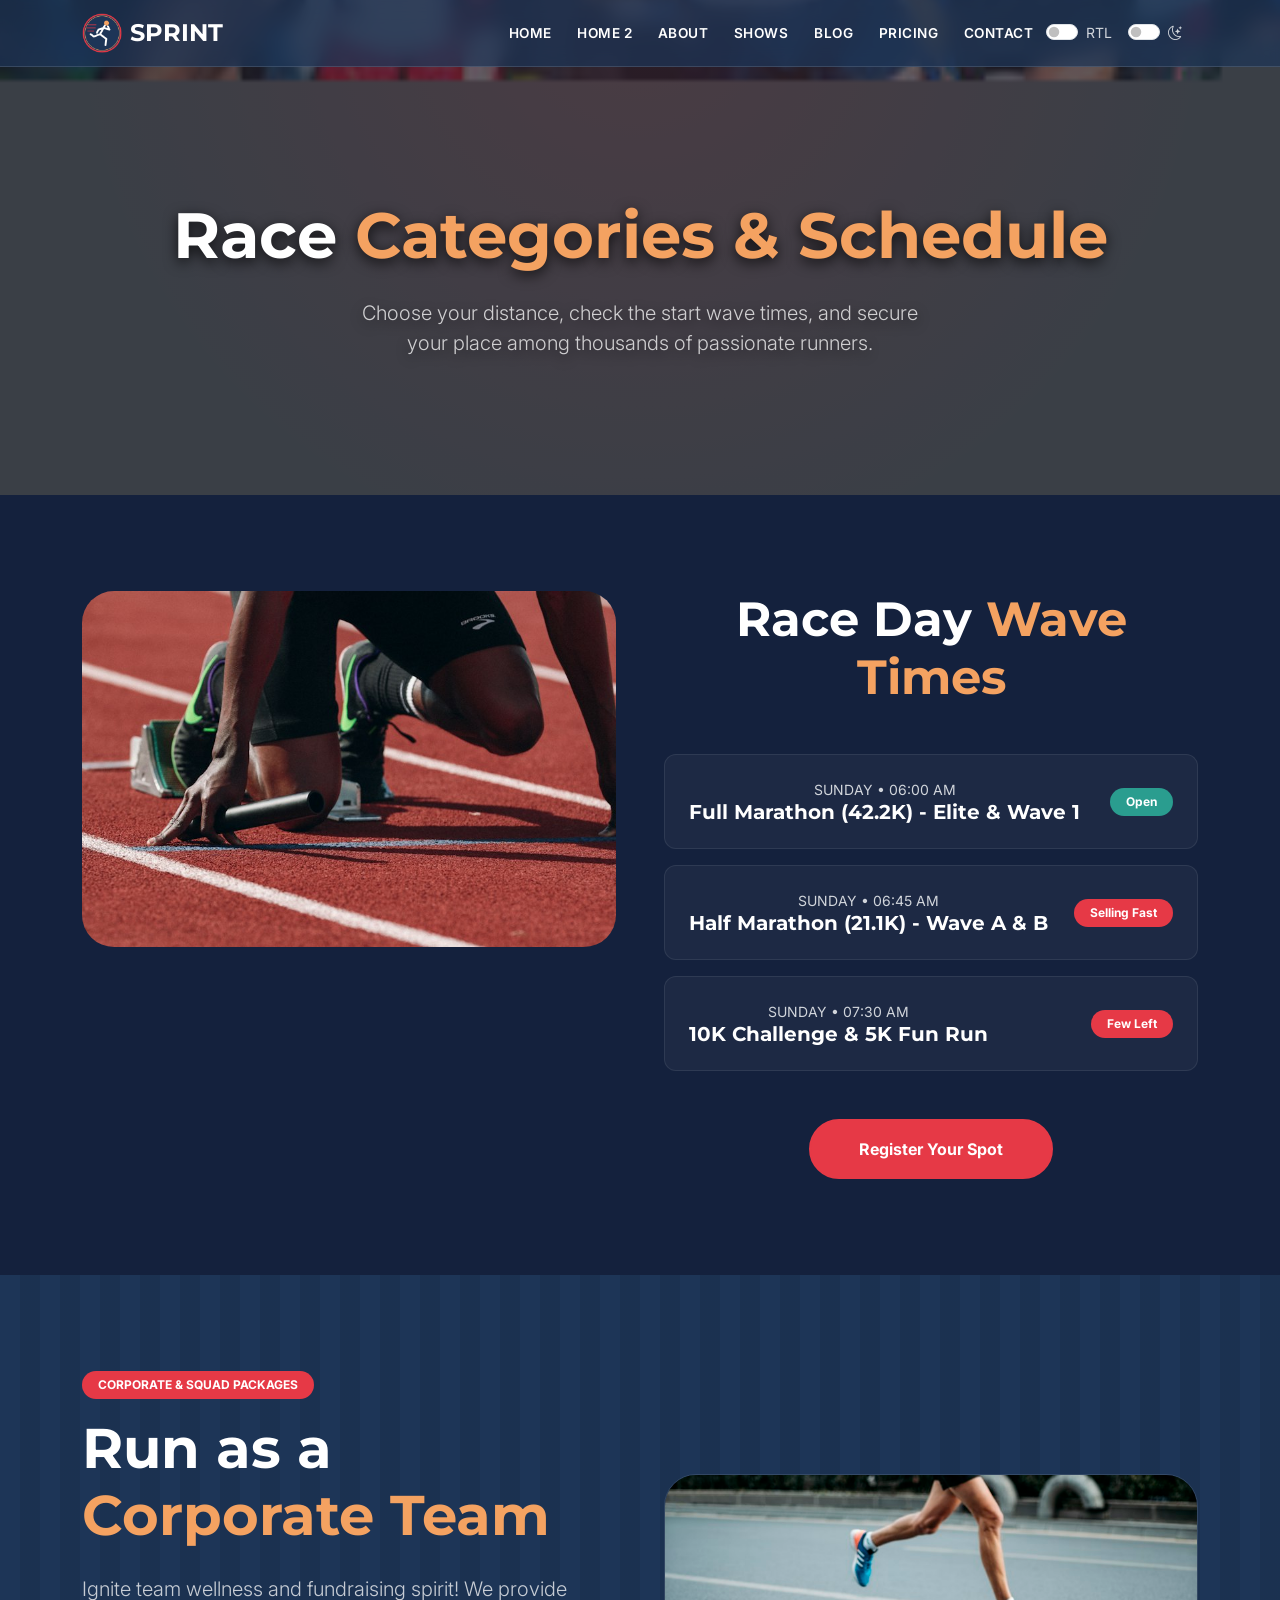
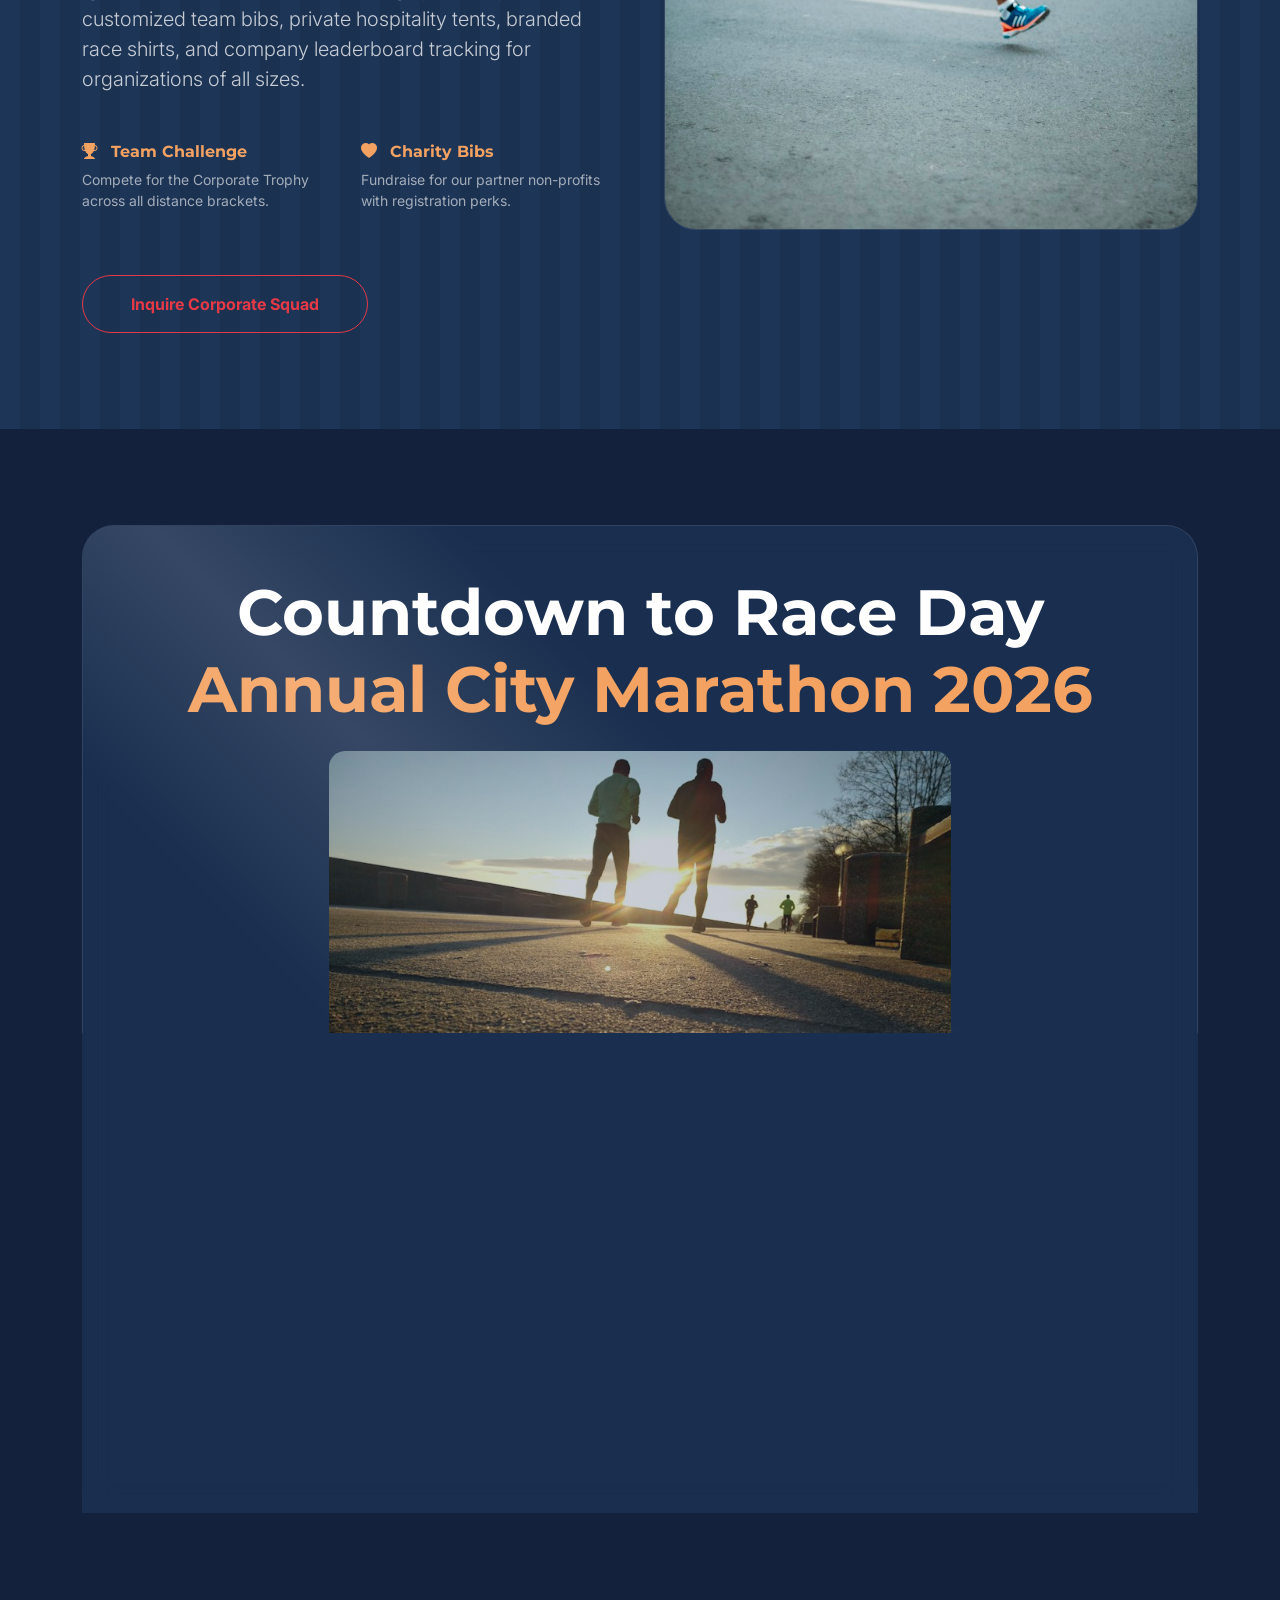
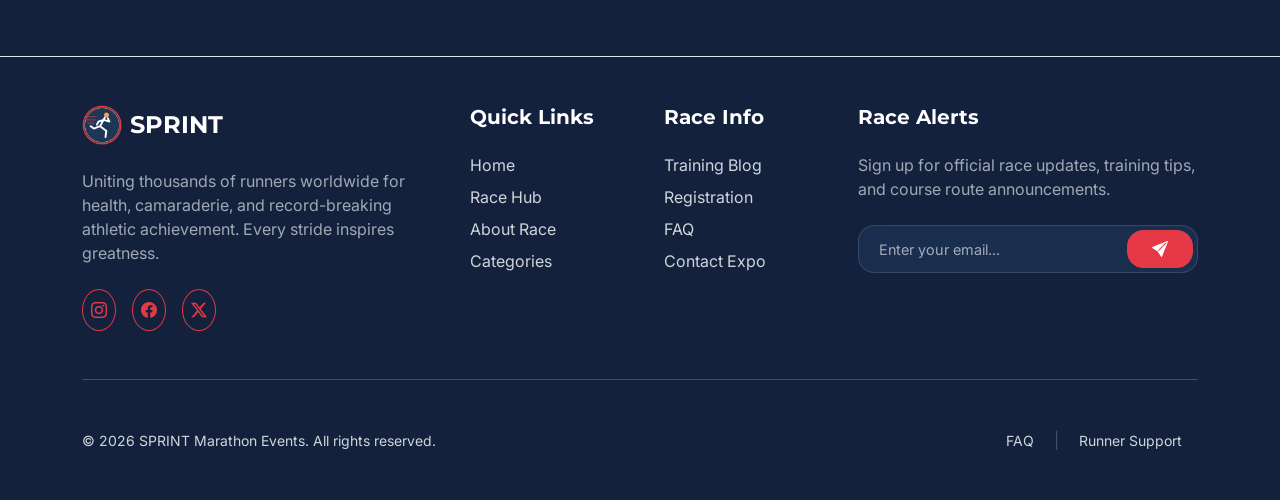
<file: shows_fixed.html>
<!DOCTYPE html>
<html lang="en" dir="ltr">

<head>
    <link rel="icon" type="image/png" href="assets/images/marionette-logo.png">
    <meta charset="UTF-8">
    <meta name="viewport" content="width=device-width, initial-scale=1.0">
    <title>Race Categories & Schedule | SPRINT Marathon</title>
    <link href="https://cdn.jsdelivr.net/npm/bootstrap@5.3.2/dist/css/bootstrap.min.css" rel="stylesheet">
    <link href="https://cdn.jsdelivr.net/npm/bootstrap-icons@1.11.1/font/bootstrap-icons.css" rel="stylesheet">
    <link rel="preconnect" href="https://fonts.googleapis.com">
    <link rel="preconnect" href="https://fonts.gstatic.com" crossorigin>
    <link href="https://fonts.googleapis.com/css2?family=Inter:wght@300;400;500;600;700&family=Montserrat:wght@400;500;600;700;800;900&display=swap" rel="stylesheet">
    <link rel="stylesheet" href="assets/css/style.css">
</head>

<body class="loading">
    <div class="curtain-container">
        <div class="curtain-side curtain-left"></div>
        <div class="curtain-side curtain-right"></div>
    </div>

    <nav class="navbar navbar-expand-lg nav-puppet fixed-top">
        <div class="container">
            <a class="navbar-brand d-flex align-items-center" href="index.html">
                <img src="assets/images/marionette-logo.png" alt="Marathon Logo" width="40" class="me-2-logical">
                <span class="fw-bold tracking-tight">SPRINT</span>
            </a>
            <button class="navbar-toggler" type="button" data-bs-toggle="collapse" data-bs-target="#mainNav"><span
                    class="navbar-toggler-icon"></span></button>
            <div class="collapse navbar-collapse" id="mainNav">
                <ul class="navbar-nav ms-auto-logical mb-2 mb-lg-0">
                    <li class="nav-item"><a class="nav-link" href="index.html">Home</a></li>
                    <li class="nav-item"><a class="nav-link" href="home-2.html">Home 2</a></li>
                    <li class="nav-item"><a class="nav-link" href="about.html">About</a></li>
                    <li class="nav-item"><a class="nav-link active" href="shows.html" aria-current="page">Shows</a></li>
                    <li class="nav-item"><a class="nav-link" href="blog.html">Blog</a></li>
                    <li class="nav-item"><a class="nav-link" href="pricing.html">Pricing</a></li>
                    <li class="nav-item"><a class="nav-link" href="contact.html">Contact</a></li>
                </ul>
                <div class="d-flex align-items-center ms-lg-4-logical mt-3 mt-lg-0">
                    <div class="form-check form-switch me-3-logical"><input class="form-check-input" type="checkbox"
                            id="rtl-toggle"><label class="form-check-label small" for="rtl-toggle">RTL</label></div>
                    <div class="form-check form-switch me-3-logical"><input class="form-check-input" type="checkbox"
                            id="theme-toggle"><label class="form-check-label small" for="theme-toggle"><i
                                class="bi bi-moon-stars"></i></label></div>
                </div>
            </div>
        </div>
    </nav>

    <header
        class="hero-section position-relative overflow-hidden d-flex align-items-center justify-content-center text-center">
        <div class="stage-layer stage-depth-1 position-absolute w-100 h-100"
            style="background: url('assets/images/shows-hero.png') center/cover; opacity: 0.6;"></div>
        <div class="stage-layer stage-depth-2 position-absolute w-100 h-100"
            style="background: var(--puppet-gradient-stage);"></div>
        <div class="position-absolute w-100 h-100 top-0 start-0 bg-dark opacity-50 z-2"></div>
        <div class="container position-relative z-3 reveal text-white text-shadow">
            <h1 class="display-3 fw-bold mb-4">Race <span class="text-warning">Categories & Schedule</span></h1>
            <p class="lead opacity-75 max-width-600 mx-auto mb-0">Choose your distance, check the start wave times, and secure your place among thousands of passionate runners.</p>
        </div>
    </header>

    <!-- 📅 SECTION 1: THE RACE SCHEDULE (List Stagger) -->
    <section class="py-section">
        <div class="container">
            <div class="row g-5">
                <div class="col-lg-6 reveal">
                    <div class="hover-zoom rounded-5 overflow-hidden shadow-2xl">
                        <img src="assets/images/shows-schedule.png" alt="Race Schedule" class="img-fluid">
                    </div>
                </div>
                <div class="col-lg-6 reveal text-center" style="transition-delay: 0.2s">
                    <h2 class="display-5 fw-bold mb-5">Race Day <span class="text-warning">Wave Times</span></h2>
                    <div class="list-stagger">
                        <div class="list-stagger-item d-flex justify-content-between align-items-center">
                            <div><span class="small text-warning d-block">SUNDAY • 06:00 AM</span>
                                <h4 class="h5 mb-0">Full Marathon (42.2K) - Elite & Wave 1</h4>
                            </div>
                            <span class="badge bg-success-stage px-3 py-2 rounded-pill">Open</span>
                        </div>
                        <div class="list-stagger-item d-flex justify-content-between align-items-center"
                            style="transition-delay: 0.1s">
                            <div><span class="small text-warning d-block">SUNDAY • 06:45 AM</span>
                                <h4 class="h5 mb-0">Half Marathon (21.1K) - Wave A & B</h4>
                            </div>
                            <span class="badge bg-danger-stage px-3 py-2 rounded-pill">Selling Fast</span>
                        </div>
                        <div class="list-stagger-item d-flex justify-content-between align-items-center"
                            style="transition-delay: 0.2s">
                            <div><span class="small text-warning d-block">SUNDAY • 07:30 AM</span>
                                <h4 class="h5 mb-0">10K Challenge & 5K Fun Run</h4>
                            </div>
                            <span class="badge bg-warning text-dark px-3 py-2 rounded-pill">Few Left</span>
                        </div>
                    </div>
                    <a href="pricing.html"
                        class="btn btn-warning rounded-pill px-5 py-3 fw-bold mt-5 text-dark d-table mx-auto btn-hover-highlight">Register Your Spot</a>
                </div>
            </div>
        </div>
    </section>

    <!-- 🤝 SECTION 2: CORPORATE & CHARITY TEAMS (Glamour Reveal) -->
    <section class="py-section bg-curtain-texture text-white overflow-hidden">
        <div class="container">
            <div class="row align-items-center flex-row-reverse g-5">
                <div class="col-lg-6 reveal glamour-reveal">
                    <img src="assets/images/shows-private.png" alt="Corporate Teams"
                        class="img-fluid rounded-5 shadow-2xl border border-white border-opacity-10">
                </div>
                <div class="col-lg-6 reveal text-center text-lg-start" style="transition-delay: 0.2s">
                    <span class="badge bg-warning text-dark px-3 py-2 rounded-pill mb-3 fw-bold">CORPORATE & SQUAD PACKAGES</span>
                    <h2 class="display-4 fw-bold mb-4">Run as a <span class="text-warning">Corporate Team</span></h2>
                    <p class="lead mb-5 opacity-75">Ignite team wellness and fundraising spirit! We provide customized team bibs, private hospitality tents, branded race shirts, and company leaderboard tracking for organizations of all sizes.</p>
                    <div class="row g-4 mb-5 text-start">
                        <div class="col-6">
                            <h4 class="h6 fw-bold text-warning mb-2"><i class="bi bi-trophy-fill me-2"></i> Team Challenge</h4>
                            <p class="small opacity-75">Compete for the Corporate Trophy across all distance brackets.</p>
                        </div>
                        <div class="col-6">
                            <h4 class="h6 fw-bold text-warning mb-2"><i class="bi bi-heart-fill me-2"></i> Charity Bibs</h4>
                            <p class="small opacity-75">Fundraise for our partner non-profits with registration perks.</p>
                        </div>
                    </div>
                    <a href="contact.html"
                        class="btn btn-outline-warning rounded-pill px-5 py-3 fw-bold d-inline-block">Inquire Corporate Squad</a>
                </div>
            </div>
        </div>
    </section>

    <!-- ⏱️ SECTION 3: COUNTDOWN TO CHAMPIONSHIP (Crystal Shimmer) -->
    <section class="py-section">
        <div class="container text-center reveal">
            <div
                class="crystal-shimmer p-3 p-md-5 rounded-5 border border-white border-opacity-10 bg-glass text-center overflow-hidden">
                <div class="puppet-string" style="height: 100px; left: 50%;"></div>
                <h2 class="display-3 fw-bold mb-4">Countdown to Race Day <br><span class="text-warning">Annual City Marathon 2026</span></h2>
                <div class="row justify-content-center">
                    <div class="col-lg-8">
                        <img src="assets/images/shows-teaser.png" alt="Championship Race Teaser"
                            class="img-fluid rounded-4 mb-5 shadow-2xl opacity-75 hover-opacity-100 transition-all duration-1000 mx-auto d-block"
                            style="max-height: 350px; object-fit: cover;">
                        <p class="lead text-muted mb-5 italic">"42.2 Kilometers of pure energy, historic landmarks, and 50,000 roaring spectators pushing you toward glory."</p>
                        <div class="countdown-container d-flex justify-content-center gap-3 mb-5">
                            <div class="countdown-unit"><span>45</span><label>Days</label></div>
                            <div class="countdown-unit"><span>08</span><label>Hours</label></div>
                            <div class="countdown-unit"><span>30</span><label>Min</label></div>
                        </div>
                        <a href="pricing.html"
                            class="magnetic-btn btn btn-warning btn-lg px-5 py-3 fw-bold rounded-pill text-dark shadow-xl text-decoration-none">Get Registered Now</a>
                    </div>
                </div>
            </div>
        </div>
    </section>

    <!-- 🌐 4-COLUMN FOOTER (MARATHON EVENT) -->
    <footer class="py-5 mt-5 border-top">
        <div class="container">
            <div class="row g-5">
                <!-- Col 1: Branding & Socials -->
                <div class="col-lg-4 reveal">
                    <a class="navbar-brand d-flex align-items-center mb-4" href="index.html">
                        <img src="assets/images/marionette-logo.png" alt="Marathon Logo" width="40" class="me-2-logical">
                        <span class="fw-bold tracking-tight">SPRINT</span>
                    </a>
                    <p class="text-muted mb-4 opacity-75">Uniting thousands of runners worldwide for health, camaraderie, and record-breaking athletic achievement. Every stride inspires greatness.</p>
                    <div class="d-flex gap-3">
                        <a href="#" class="btn btn-outline-warning rounded-circle p-2 social-bounce-item"><i
                                class="bi bi-instagram"></i></a>
                        <a href="#" class="btn btn-outline-warning rounded-circle p-2 social-bounce-item"><i
                                class="bi bi-facebook"></i></a>
                        <a href="#" class="btn btn-outline-warning rounded-circle p-2 social-bounce-item"><i
                                class="bi bi-twitter-x"></i></a>
                    </div>
                </div>
                <!-- Col 2: Navigation -->
                <div class="col-lg-2 reveal" style="transition-delay: 0.1s">
                    <h5 class="fw-bold mb-4 ">Quick Links</h5>
                    <ul class="list-unstyled">
                        <li class="mb-2"><a href="index.html"
                                class="text-muted text-decoration-none hover-warning">Home</a></li>
                        <li class="mb-2"><a href="home-2.html"
                                class="text-muted text-decoration-none hover-warning">Race Hub</a></li>
                        <li class="mb-2"><a href="about.html"
                                class="text-muted text-decoration-none hover-warning">About Race</a></li>
                        <li class="mb-2"><a href="shows.html"
                                class="text-muted text-decoration-none hover-warning">Categories</a></li>
                    </ul>
                </div>
                <!-- Col 3: Community/Resources -->
                <div class="col-lg-2 reveal" style="transition-delay: 0.2s">
                    <h5 class="fw-bold mb-4 ">Race Info</h5>
                    <ul class="list-unstyled">
                        <li class="mb-2"><a href="blog.html"
                                class="text-muted text-decoration-none hover-warning">Training Blog</a></li>
                        <li class="mb-2"><a href="pricing.html"
                                class="text-muted text-decoration-none hover-warning">Registration</a></li>
                        <li class="mb-2"><a href="faq.html"
                                class="text-muted text-decoration-none hover-warning">FAQ</a></li>
                        <li class="mb-2"><a href="contact.html"
                                class="text-muted text-decoration-none hover-warning">Contact Expo</a></li>
                    </ul>
                </div>
                <!-- Col 4: Newsletter Subscription -->
                <div class="col-lg-4 reveal" style="transition-delay: 0.3s">
                    <h5 class="fw-bold mb-4 ">Race Alerts</h5>
                    <p class="text-muted mb-4 opacity-75">Sign up for official race updates, training tips, and course route announcements.</p>
                    <div class="input-group mb-3 bg-glass rounded-4 p-1">
                        <input type="email" class="form-control bg-transparent border-0 placeholder-muted px-3"
                            placeholder="Enter your email...">
                        <button class="btn btn-warning rounded-4 px-4" type="button"><i
                                class="bi bi-send-fill"></i></button>
                    </div>
                </div>
            </div>
            <hr class="my-5 text-muted opacity-25">
            <div class="row align-items-center reveal" style="transition-delay: 0.4s">
                <div class="col-md-6 text-center text-md-start mb-3 mb-md-0">
                    <p class="mb-0 text-muted small">&copy; 2026 SPRINT Marathon Events. All rights reserved.</p>
                </div>
                <div class="col-md-6 text-center text-md-end">
                    <a href="faq.html" class="text-muted text-decoration-none small mx-3 hover-warning">FAQ</a>
                    <span class="text-muted opacity-25">|</span>
                    <a href="contact.html" class="text-muted text-decoration-none small mx-3 hover-warning">Runner Support</a>
                </div>
            </div>
        </div>
    </footer>

    <!-- Back to Top Button -->
    <button type="button" id="back-to-top" class="back-to-top" aria-label="Back to top">
        <i class="bi bi-chevron-up"></i>
    </button>

    <script src="https://cdn.jsdelivr.net/npm/bootstrap@5.3.2/dist/js/bootstrap.bundle.min.js"></script>
    <script src="assets/js/main.js"></script>
</body>

</html>
</file>
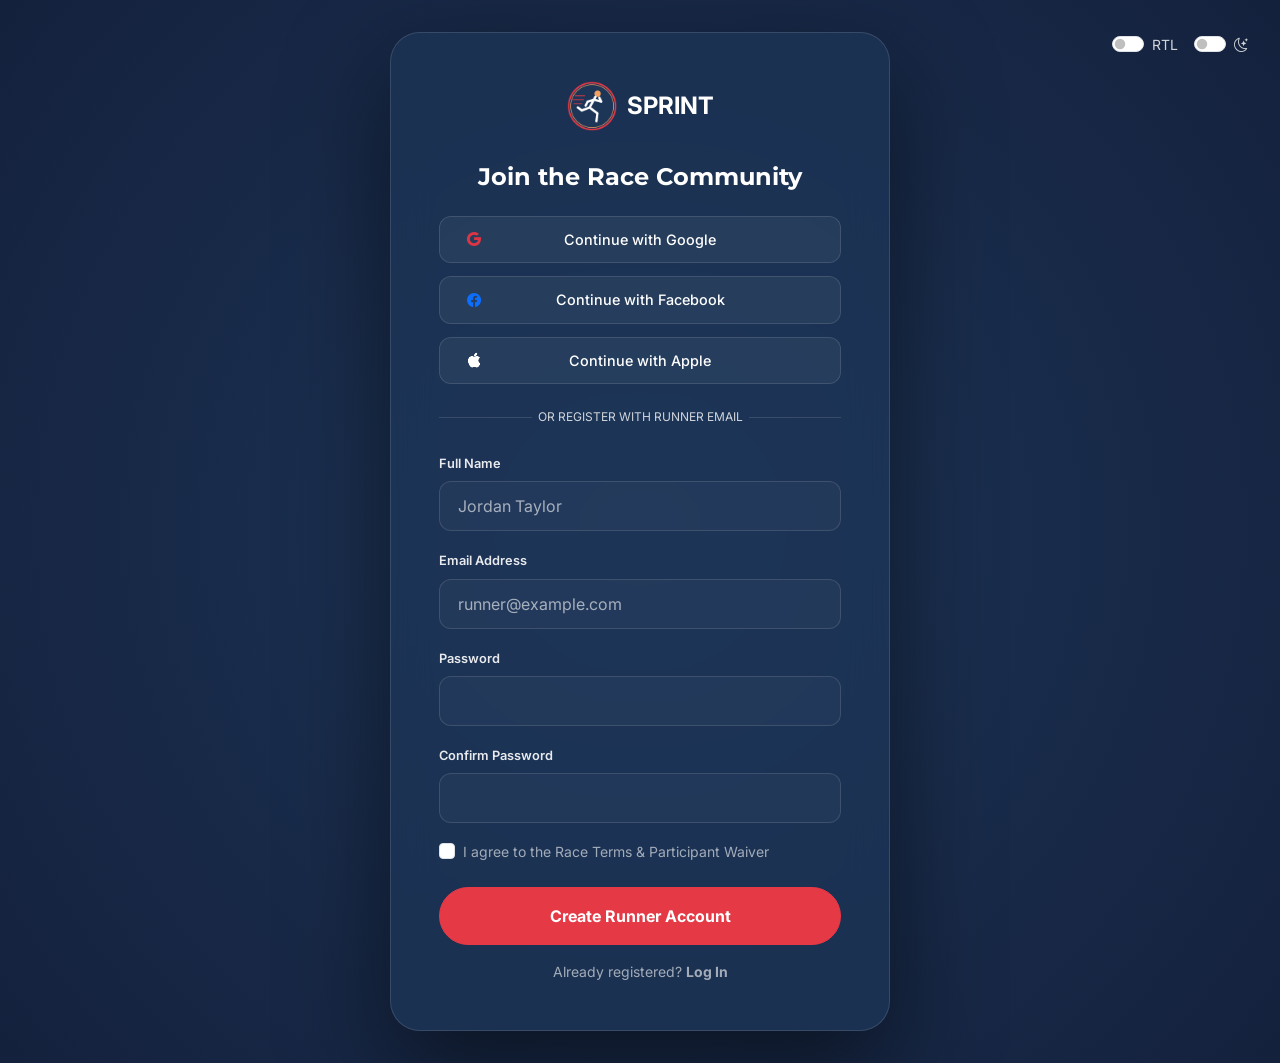
<file: signup.html>
<!DOCTYPE html>
<html lang="en" dir="ltr">

<head>
    <link rel="icon" type="image/png" href="assets/images/marionette-logo.png">
    <meta charset="UTF-8">
    <meta name="viewport" content="width=device-width, initial-scale=1.0">
    <title>Create Runner Account | SPRINT Marathon</title>
    <link href="https://cdn.jsdelivr.net/npm/bootstrap@5.3.2/dist/css/bootstrap.min.css" rel="stylesheet">
    <link href="https://cdn.jsdelivr.net/npm/bootstrap-icons@1.11.1/font/bootstrap-icons.css" rel="stylesheet">
    <link rel="preconnect" href="https://fonts.googleapis.com">
    <link rel="preconnect" href="https://fonts.gstatic.com" crossorigin>
    <link href="https://fonts.googleapis.com/css2?family=Inter:wght@300;400;500;600;700&family=Montserrat:wght@400;500;600;700;800;900&display=swap" rel="stylesheet">
    <link rel="stylesheet" href="assets/css/style.css">

    <style>
        .auth-container {
            min-height: 100vh;
            background: radial-gradient(circle at center, var(--puppet-bg-secondary) 0%, var(--puppet-bg-dark) 100%);
            display: flex;
            align-items: center;
            justify-content: center;
            padding: 2rem;
            position: relative;
            overflow: hidden;
        }

        /* Glassmorphism Auth Card */
        .auth-card {
            width: 100%;
            max-width: 500px;
            background: var(--glass-bg);
            backdrop-filter: blur(20px);
            border: 1px solid var(--glass-border);
            border-radius: 30px;
            padding: 3rem;
            transform: translateY(0);
            transition: all 0.5s var(--ease-puppet);
            position: relative;
            z-index: 10;
            box-shadow: 0 40px 100px rgba(0, 0, 0, 0.5);
            color: var(--puppet-text-light) !important;
        }

        .auth-card:hover {
            transform: translateY(-10px);
            border-color: var(--puppet-accent);
        }

        body[data-theme="light"] .auth-card {
            color: #14213D !important;
        }

        .auth-card h2,
        .auth-card p,
        .auth-card span,
        .auth-card .form-label,
        .auth-card .social-btn,
        .auth-card a:not(.btn) {
            color: inherit !important;
            transition: all 0.3s ease;
        }

        .hover-warning:hover {
            color: var(--puppet-accent) !important;
            opacity: 1 !important;
        }

        .auth-card a.hover-warning:not(:has(img)):hover {
            text-decoration: underline !important;
        }

        /* Forms */
        .form-control-puppet {
            background: rgba(255, 255, 255, 0.03);
            border: 1px solid var(--glass-border);
            border-radius: 12px;
            color: inherit;
            padding: 12px 18px;
            transition: all 0.3s ease;
        }

        .form-control-puppet:focus {
            background: rgba(255, 255, 255, 0.08);
            border-color: var(--puppet-accent);
            box-shadow: none;
            color: inherit;
        }

        .auth-label {
            font-size: 0.8rem;
            font-weight: 600;
            color: var(--puppet-accent);
            opacity: 0.9;
        }

        .auth-logo {
            margin-bottom: 2rem;
            text-align: center;
        }

        .auth-logo a {
            text-decoration: none;
            color: inherit;
            display: flex;
            align-items: center;
            justify-content: center;
            gap: 10px;
        }

        .auth-logo img {
            width: 50px;
        }

        .divider {
            display: flex;
            align-items: center;
            text-align: center;
            margin: 1.5rem 0;
            color: var(--puppet-text-muted);
            font-size: 0.75rem;
        }

        .divider::before,
        .divider::after {
            content: '';
            flex: 1;
            border-bottom: 1px solid var(--glass-border);
        }

        .divider:not(:empty)::before {
            margin-right: .5em;
        }

        .divider:not(:empty)::after {
            margin-left: .5em;
        }

        /* Social Buttons */
        .social-btn {
            border: 1px solid var(--glass-border);
            background: rgba(255, 255, 255, 0.05);
            color: inherit;
            border-radius: 12px;
            padding: 12px 24px;
            width: 100%;
            display: grid;
            grid-template-columns: 20px 1fr 20px;
            align-items: center;
            text-align: center;
            gap: 10px;
            transition: all 0.3s ease;
            margin-bottom: 0.8rem;
            text-decoration: none;
            font-weight: 500;
            font-size: 0.9rem;
        }

        .social-btn i {
            display: flex;
            align-items: center;
            justify-content: center;
        }

        .social-btn:hover {
            background: rgba(255, 255, 255, 0.12) !important;
            border-color: var(--puppet-accent) !important;
            transform: translateY(-3px) scale(1.02);
            color: var(--puppet-accent) !important;
            box-shadow: 0 10px 20px rgba(0, 0, 0, 0.2);
        }

        /* Fixed Theme Switch for Auth Pages */
        .theme-switch-wrapper {
            position: fixed;
            top: 2rem;
            right: 2rem;
            z-index: 1000;
        }

        @media (max-width: 576px) {
            .theme-switch-wrapper {
                top: 1rem;
                right: 1rem;
            }

            .auth-card {
                padding: 2rem;
            }
        }
    </style>
</head>

<body class="loading">
    <div class="curtain-container">
        <div class="curtain-side curtain-left"></div>
        <div class="curtain-side curtain-right"></div>
    </div>

    <!-- Theme & RTL Switcher (Fixed) -->
    <div class="theme-switch-wrapper d-flex align-items-center gap-3">
        <div class="form-check form-switch mb-0">
            <input class="form-check-input" type="checkbox" id="rtl-toggle">
            <label class="form-check-label small" for="rtl-toggle">RTL</label>
        </div>
        <div class="form-check form-switch mb-0">
            <input class="form-check-input" type="checkbox" id="theme-toggle">
            <label class="form-check-label small" for="theme-toggle">
                <i class="bi bi-moon-stars"></i>
            </label>
        </div>
    </div>

    <div class="auth-container">
        <div class="auth-card reveal">
            <div class="auth-logo">
                <a href="index.html" class="hover-warning">
                    <img src="assets/images/marionette-logo.png" alt="Marathon Logo">
                    <span class="fs-4 fw-bold tracking-tight text-warning">SPRINT</span>
                </a>
            </div>

            <h2 class="h4 fw-bold text-center mb-4">Join the Race Community</h2>

            <a href="#" class="social-btn">
                <i class="bi bi-google text-danger"></i> <span>Continue with Google</span> <span></span>
            </a>
            <a href="#" class="social-btn">
                <i class="bi bi-facebook text-primary"></i> <span>Continue with Facebook</span> <span></span>
            </a>
            <a href="#" class="social-btn">
                <i class="bi bi-apple"></i> <span>Continue with Apple</span> <span></span>
            </a>

            <div class="divider">OR REGISTER WITH RUNNER EMAIL</div>

            <form action="login.html">
                <div class="mb-3">
                    <label class="form-label auth-label">Full Name</label>
                    <input type="text" class="form-control form-control-puppet" placeholder="Jordan Taylor" required>
                </div>
                <div class="mb-3">
                    <label class="form-label auth-label">Email Address</label>
                    <input type="email" class="form-control form-control-puppet" placeholder="runner@example.com"
                        required>
                </div>
                <div class="mb-3">
                    <label class="form-label auth-label">Password</label>
                    <input type="password" class="form-control form-control-puppet" required>
                </div>
                <div class="mb-3">
                    <label class="form-label auth-label">Confirm Password</label>
                    <input type="password" class="form-control form-control-puppet" required>
                </div>

                <div class="mb-4 form-check">
                    <input type="checkbox" class="form-check-input" id="terms" required>
                    <label class="form-check-label small opacity-75" for="terms">
                        I agree to the <a href="#" class="text-warning text-decoration-none">Race Terms & Participant Waiver</a>
                    </label>
                </div>

                <button type="submit" class="btn btn-warning w-100 py-3 fw-bold rounded-pill mb-3 text-dark">
                    Create Runner Account
                </button>
            </form>

            <p class="text-center small opacity-75 mb-0">
                Already registered?
                <a href="login.html" class="text-warning text-decoration-none fw-bold hover-warning">Log In</a>
            </p>
        </div>
    </div>

    <!-- Back to Top Button -->
    <button type="button" id="back-to-top" class="back-to-top" aria-label="Back to top">
        <i class="bi bi-chevron-up"></i>
    </button>

    <script src="https://cdn.jsdelivr.net/npm/bootstrap@5.3.2/dist/js/bootstrap.bundle.min.js"></script>
    <script src="assets/js/main.js"></script>
</body>

</html>
</file>
<file: assets/css/style.css>
/* 
    🏃 MARATHON & RACE EVENT - CORE DESIGN SYSTEM
    ⚡ Athletic + High-Energy + Championship Performance
*/

:root {
    /* 🎨 COLOR SYSTEM (MARATHON / RACE EVENT THEME) */
    --marathon-primary: #E63946;
    --marathon-secondary: #1D3557;
    --marathon-accent: #F4A261;
    --marathon-bg: #F8F9FA;
    --marathon-dark: #14213D;
    --marathon-white: #FFFFFF;

    /* Semantic Aliases mapped cleanly to existing components */
    --puppet-bg-dark: #14213D;
    --puppet-bg-secondary: #1D3557;
    --puppet-accent: #E63946;
    --puppet-curtain-primary: #E63946;
    --puppet-curtain-dark: #1D3557;
    --puppet-warm-beige: #F8F9FA;
    --puppet-sky-blue: #F4A261;
    --puppet-text-light: #FFFFFF;
    --puppet-text-muted: #D1D5DB;

    --puppet-gradient-stage: radial-gradient(circle at top, rgba(230, 57, 70, 0.22) 0%, transparent 70%);
    --puppet-gradient-curtain: linear-gradient(90deg, #1D3557 0%, #E63946 25%, #1D3557 50%, #E63946 75%, #1D3557 100%);

    --ease-puppet: cubic-bezier(0.68, -0.6, 0.32, 1.6);
    --ease-float: cubic-bezier(0.445, 0.05, 0.55, 0.95);
    --animation-speed-slow: 4s;
    --animation-speed-base: 0.5s;
    --animation-speed-fast: 0.3s;

    --section-padding: 6rem 0;
    --card-radius: 20px;
    --glass-bg: rgba(29, 53, 87, 0.7);
    --glass-border: rgba(255, 255, 255, 0.12);
}

[data-theme="dark"] .text-muted,
[data-theme="dark"] .small {
    color: #D1D5DB !important;
}

[data-theme="light"] {
    --puppet-bg-dark: #F8F9FA;
    --puppet-bg-secondary: #FFFFFF;
    --puppet-accent: #E63946;
    --puppet-text-light: #14213D;
    --puppet-text-muted: #495057;
    --glass-bg: rgba(255, 255, 255, 0.9);
    --glass-border: rgba(20, 33, 61, 0.12);
    --puppet-gradient-stage: radial-gradient(circle at top, rgba(230, 57, 70, 0.08) 0%, transparent 70%);
}

html, body {
    overflow-x: hidden;
    max-width: 100%;
}

* {
    margin: 0;
    padding: 0;
    box-sizing: border-box;
}

body {
    font-family: 'Inter', sans-serif;
    background-color: var(--puppet-bg-dark);
    color: var(--puppet-text-light);
    overflow-x: hidden;
    scroll-behavior: smooth;
    transition: background-color 0.5s ease-in-out, color 0.5s ease-in-out;
}

h1, h2, h3, h4, h5, h6,
.h1, .h2, .h3, .h4, .h5, .h6,
.display-1, .display-2, .display-3, .display-4, .display-5, .display-6,
.navbar-brand,
.countdown-unit span {
    font-family: 'Montserrat', sans-serif;
    font-weight: 700;
}

[dir="rtl"] {
    text-align: right;
}

.anti-gravity-card {
    transition: transform var(--animation-speed-base) var(--ease-puppet), box-shadow var(--animation-speed-base) ease;
    border: 1px solid var(--glass-border);
    background: var(--glass-bg);
    border-radius: var(--card-radius);
    padding: 1.5rem;
    position: relative;
    overflow: hidden;
}

.anti-gravity-card:hover {
    transform: translateY(-20px) scale(1.02);
    box-shadow: 0 30px 60px -12px rgba(230, 57, 70, 0.35);
    border-color: var(--puppet-accent);
}

@keyframes puppet-sway {
    0% {
        transform: rotate(-3deg);
        transform-origin: top center;
    }

    50% {
        transform: rotate(3deg);
        transform-origin: top center;
    }

    100% {
        transform: rotate(-3deg);
        transform-origin: top center;
    }
}

.puppet-float {
    animation: puppet-float var(--animation-speed-slow) var(--ease-float) infinite alternate;
}

@keyframes puppet-float {
    0% {
        transform: translateY(0);
    }

    100% {
        transform: translateY(-30px);
    }
}

.puppet-string {
    position: absolute;
    width: 2px;
    height: 100px;
    background: rgba(230, 57, 70, 0.4);
    top: -100px;
    left: 50%;
    transform: translateX(-50%);
    transition: height var(--animation-speed-base) var(--ease-puppet);
}

.anti-gravity-card:hover .puppet-string {
    height: 140px;
}

.curtain-container {
    position: fixed;
    top: 0;
    left: 0;
    width: 100%;
    height: 100%;
    z-index: 9999;
    display: none;
    pointer-events: none;
    transition: opacity 1s ease-in-out;
}

.curtain-side {
    flex: 1;
    height: 100%;
    background: var(--puppet-gradient-curtain);
    transition: transform 1.5s cubic-bezier(0.77, 0, 0.175, 1);
    background-size: 200% 100%;
    box-shadow: 0 0 50px rgba(0, 0, 0, 0.8);
    position: relative;
}

.curtain-left {
    transform-origin: left;
    border-inline-end: 2px solid var(--puppet-accent);
}

.curtain-right {
    transform-origin: right;
    border-inline-start: 2px solid var(--puppet-accent);
}

body.loaded .curtain-left {
    transform: scaleX(0);
}

body.loaded .curtain-right {
    transform: scaleX(0);
}

body.loaded .curtain-container {
    opacity: 0;
}

.nav-puppet {
    background: var(--glass-bg);
    backdrop-filter: blur(10px);
    border-bottom: 1px solid var(--glass-border);
    transition: all 0.3s ease;
}

.nav-puppet .navbar-brand,
.nav-puppet .navbar-brand span,
.navbar-brand span {
    color: var(--puppet-text-light) !important;
    font-size: 1.5rem !important;
}

.nav-puppet .navbar-toggler {
    border: 1px solid var(--glass-border);
    padding: 5px 8px;
    border-radius: 8px;
    transition: all 0.3s ease;
}

.nav-puppet .navbar-toggler:focus {
    box-shadow: 0 0 10px rgba(230, 57, 70, 0.4);
}

.nav-puppet .navbar-toggler-icon {
    background-image: url("data:image/svg+xml,%3csvg xmlns='http://www.w3.org/2000/svg' viewBox='0 0 30 30'%3e%3cpath stroke='rgba(230, 57, 70, 1)' stroke-linecap='round' stroke-miterlimit='10' stroke-width='2' d='M4 7h22M4 15h22M4 23h22'/%3e%3c/svg%3e") !important;
}

body[data-theme='light'] .nav-puppet .navbar-toggler-icon {
    filter: brightness(0.8);
}

.nav-link {
    color: var(--puppet-text-light) !important;
    text-transform: uppercase;
    font-size: 0.85rem;
    font-weight: 600;
    letter-spacing: 0.5px;
    padding-inline: 0.8rem !important;
    position: relative;
    white-space: nowrap;
}

.nav-link::after {
    content: '';
    position: absolute;
    bottom: 0;
    left: 50%;
    width: 0;
    height: 2px;
    background: var(--puppet-accent);
    transition: all 0.3s ease;
    transform: translateX(-50%);
}

.nav-link:hover,
.nav-link.active {
    color: var(--puppet-accent) !important;
}

.nav-link:hover::after {
    width: 50%;
}

.nav-link.active::after {
    width: 50%;
}

.spotlight-hover {
    position: relative;
    overflow: hidden;
}

.magnetic-btn {
    position: relative;
    border-radius: 50px;
    padding: 12px 30px;
    transition: transform 0.3s cubic-bezier(0.23, 1, 0.32, 1);
    overflow: hidden;
    z-index: 1;
}

.magnetic-btn::before {
    content: '';
    position: absolute;
    top: 0;
    left: 0;
    width: 100%;
    height: 100%;
    background: var(--puppet-accent);
    transform: scaleX(0);
    transform-origin: right;
    transition: transform 0.5s cubic-bezier(0.23, 1, 0.32, 1);
    z-index: -1;
}

.magnetic-btn:hover::before {
    transform: scaleX(1);
    transform-origin: left;
}

.hero-section {
    min-height: 55vh;
    padding: 130px 0 70px;
    background-color: var(--puppet-bg-dark);
}

.hero-home {
    min-height: 100vh;
    padding-top: 100px;
}

.stage-layer {
    position: absolute;
    top: 0;
    left: 0;
    width: 100%;
    height: 100%;
    pointer-events: none;
}

.py-section {
    padding: var(--section-padding);
}

.bg-glass {
    background: var(--glass-bg);
    backdrop-filter: blur(15px);
    border: 1px solid var(--glass-border);
}

.bg-secondary-stage {
    background-color: var(--puppet-bg-secondary);
}

.bg-success-stage {
    background-color: #2A9D8F !important;
    color: white !important;
}

.bg-danger-stage {
    background-color: var(--puppet-curtain-primary) !important;
    color: white !important;
}

.max-width-600 {
    max-width: 600px;
}

.countdown-unit {
    text-align: center;
    background: rgba(255, 255, 255, 0.08);
    padding: 1rem;
    border-radius: 12px;
    min-width: 80px;
    border: 1px solid var(--glass-border);
}

.countdown-unit span {
    display: block;
    font-size: 1.5rem;
    font-weight: 700;
    color: var(--marathon-accent);
}

.countdown-unit label {
    font-size: 0.7rem;
    text-transform: uppercase;
    opacity: 0.75;
}

.reveal {
    opacity: 0;
    transform: translateY(30px);
    transition: all 0.8s cubic-bezier(0.23, 1, 0.32, 1);
}

.reveal.visible {
    opacity: 1;
    transform: translateY(0);
}

.lightbox-overlay {
    position: fixed;
    top: 0;
    left: 0;
    width: 100%;
    height: 100%;
    background: rgba(20, 33, 61, 0.95);
    display: flex;
    justify-content: center;
    align-items: center;
    opacity: 0;
    visibility: hidden;
    z-index: 1050;
    transition: 0.3s;
}

.lightbox-overlay.active {
    opacity: 1;
    visibility: visible;
}

.lightbox-content {
    max-width: 80%;
    max-height: 80%;
    position: relative;
}

.lightbox-content img {
    width: 100%;
    height: auto;
    border: 3px solid var(--puppet-accent);
    border-radius: 10px;
}

.lightbox-close {
    position: absolute;
    top: -40px;
    right: 0;
    font-size: 2rem;
    color: white;
    cursor: pointer;
}

.bg-curtain-texture {
    background: var(--puppet-curtain-dark);
    background-image: repeating-linear-gradient(90deg, transparent, transparent 20px, rgba(0, 0, 0, 0.08) 20px, rgba(0, 0, 0, 0.08) 40px);
    color: #FFFFFF;
}

.bg-curtain-texture .glass-pill,
.bg-curtain-texture .glass-pill span,
.bg-curtain-texture .glass-pill .small {
    color: #FFFFFF !important;
}

.bg-curtain-texture .bg-glass {
    background: rgba(20, 33, 61, 0.7) !important;
    border-color: rgba(255, 255, 255, 0.12) !important;
}

/* 🌍 RTL LOGICAL PROPERTY HELPERS */
.ms-auto-logical {
    margin-inline-start: auto !important;
}

.me-auto-logical {
    margin-inline-end: auto !important;
}

.ms-1-logical {
    margin-inline-start: 0.25rem !important;
}

.me-1-logical {
    margin-inline-end: 0.25rem !important;
}

.ms-2-logical {
    margin-inline-start: 0.5rem !important;
}

.me-2-logical {
    margin-inline-end: 0.5rem !important;
}

.ms-3-logical {
    margin-inline-start: 1rem !important;
}

.me-3-logical {
    margin-inline-end: 1rem !important;
}

.ms-4-logical {
    margin-inline-start: 1.5rem !important;
}

.me-4-logical {
    margin-inline-end: 1.5rem !important;
}

[dir="rtl"] .puppet-string {
    left: auto;
    right: 50%;
    transform: translateX(50%);
}

@media (max-width: 992px) {
    :root {
        --section-padding: 4rem 0;
    }

    .display-1 {
        font-size: 3.5rem !important;
    }

    .hero-section {
        padding-top: 120px;
    }

    .anti-gravity-card:hover {
        transform: translateY(-10px) scale(1.01);
    }
}
@media (max-width: 992px) {
    .py-section .row.align-items-center > [class*='col-lg-'] {
        display: flex;
        flex-direction: column;
        align-items: center;
        text-align: center;
        margin-bottom: 2.5rem;
    }

    .py-section .row.align-items-center > [class*='col-lg-']:last-child {
        margin-bottom: 0px;
    }

    .py-section .row.align-items-center > [class*='col-lg-'] img {
        margin-inline: auto;
    }
}

/* 🎭 HERO LAYOUT & RESPONSIVE FIXES */
.skw-hero {
    position: relative;
    height: 70vh;
    min-height: 500px;
    overflow: hidden;
    background: var(--puppet-bg-dark);
    padding-top: 100px;
}

.skw-hero__side {
    position: absolute;
    top: 0;
    left: 0;
    width: 60%;
    height: 100%;
    background: url('../images/blog-hero.png') center/cover;
    clip-path: polygon(0 0, 100% 0, 80% 100%, 0% 100%);
    z-index: 1;
}

@media (max-width: 991px) {
    .skw-hero {
        height: auto;
        min-height: initial;
        padding-bottom: 4rem;
        padding-top: 80px;
    }

    .skw-hero__side {
        width: 100%;
        height: 300px;
        position: relative;
        clip-path: polygon(0 0, 100% 0, 100% 90%, 0% 100%);
    }

    .skw-hero__content-body {
        margin-top: -50px;
        background: var(--puppet-bg-dark);
        padding: 2.5rem 1.5rem;
        border-radius: var(--card-radius);
        position: relative;
        z-index: 20;
        text-align: center !important;
        box-shadow: 0 -20px 40px rgba(0, 0, 0, 0.4);
    }
}

.hover-zoom:hover {
    transform: scale(1.05);
}

.hover-translate-x:hover i {
    transform: translateX(5px);
}

.main-stage-link {
    display: inline-flex;
    align-items: center;
    align-self: center;
    transition: color 0.3s ease, opacity 0.3s ease;
}

.main-stage-link:hover {
    color: var(--marathon-primary) !important;
    opacity: 0.9;
}

.featured-stage-card {
    display: flex;
    flex-direction: column;
}

.featured-stage-card .text-muted {
    color: var(--puppet-text-muted) !important;
    opacity: 0.9;
}

.workshop-copy .text-muted {
    color: var(--puppet-text-light) !important;
    opacity: 0.85;
}

@media (min-width: 768px) and (max-width: 991.98px) {
    .featured-stage-grid {
        justify-content: center;
    }

    .workshop-copy {
        text-align: center;
    }

    .workshop-copy .list-unstyled {
        display: inline-block;
        text-align: left;
        margin-inline: auto;
    }

    .workshop-copy .list-unstyled li {
        justify-content: flex-start;
        text-align: left;
    }

    [dir="rtl"] .workshop-copy .list-unstyled,
    [dir="rtl"] .workshop-copy .list-unstyled li {
        text-align: right;
    }
}

@media (max-width: 767.98px) {
    .workshop-copy {
        text-align: center;
    }

    .workshop-copy .list-unstyled {
        display: inline-block;
        text-align: left;
        margin-inline: auto;
    }

    .workshop-copy .list-unstyled li {
        justify-content: flex-start;
        text-align: left;
    }

    [dir="rtl"] .workshop-copy .list-unstyled,
    [dir="rtl"] .workshop-copy .list-unstyled li {
        text-align: right;
    }
}

/* 🏃 DYNAMIC ATHLETIC ANIMATIONS */
.workshop-float {
    animation: workshop-float 6s ease-in-out infinite;
}

@keyframes workshop-float {
    0%, 100% {
        transform: translateY(0) rotate(0);
    }
    50% {
        transform: translateY(-15px) rotate(1deg);
    }
}

.wisdom-sparkle {
    position: relative;
    overflow: hidden;
}

.wisdom-sparkle::after {
    content: '';
    position: absolute;
    top: -50%;
    left: -50%;
    width: 200%;
    height: 200%;
    background: radial-gradient(circle at center, rgba(230, 57, 70, 0.15) 0%, transparent 70%);
    opacity: 0;
    transition: opacity 0.5s ease;
    pointer-events: none;
}

.wisdom-sparkle:hover::after {
    opacity: 1;
}

.encore-slide {
    transform: translateX(-50px);
    opacity: 0;
    transition: all 1s var(--ease-puppet);
}

.reveal.visible.encore-slide {
    transform: translateX(0);
    opacity: 1;
}

.encore-cta {
    display: table;
    margin-inline: auto;
    transition: all 0.3s var(--ease-puppet);
}

.encore-cta:hover {
    transform: translateY(-8px) scale(1.05);
    background-color: #FFFFFF !important;
    color: #14213D !important;
    box-shadow: 0 15px 35px rgba(230, 57, 70, 0.4);
}

.glass-pill {
    background: rgba(255, 255, 255, 0.06);
    border: 1px solid rgba(255, 255, 255, 0.12);
    backdrop-filter: blur(5px);
    border-radius: 50px;
}

body[data-theme='dark'] .home-2-hero h1,
body[data-theme='dark'] .home-2-hero p.lead {
    color: var(--puppet-text-light) !important;
    text-shadow: 0 4px 14px rgba(0, 0, 0, 0.75);
}

body[data-theme='dark'] .home-2-hero .text-warning {
    color: var(--marathon-accent) !important;
}

/* 🔦 LIGHT MODE HERO CONTRAST FIXES */
body[data-theme='light'] .hero-section .stage-depth-1 {
    opacity: 0.35 !important;
}

body[data-theme='light'] .hero-section h1 {
    color: #14213D !important;
    text-shadow: 0 0 20px rgba(248, 249, 250, 1), 0 0 40px rgba(248, 249, 250, 0.8);
}

body[data-theme='light'] .hero-section .text-warning {
    color: var(--marathon-primary) !important;
    text-shadow: 0 0 15px rgba(248, 249, 250, 0.9);
}

body[data-theme='light'] .hero-section p {
    color: #14213D !important;
    text-shadow: 0 0 15px rgba(248, 249, 250, 1);
    opacity: 1 !important;
    font-weight: 500;
}

body[data-theme='light'] .hero-section .btn-outline-light {
    border-color: #14213D !important;
    color: #14213D !important;
}

body[data-theme='dark'] .string-theory-copy .text-muted {
    color: var(--puppet-text-light) !important;
    opacity: 0.85;
}

.text-shadow {
    text-shadow: 0 4px 14px rgba(0, 0, 0, 0.75);
}

.string-theory-copy .btn {
    display: table;
    margin-inline: auto;
    transition: all 0.3s var(--ease-puppet);
}

body[data-theme='dark'] .string-theory-copy .btn:hover,
body[data-theme='dark'] .workshop-float ~ div .btn:hover,
body[data-theme='dark'] .wisdom-sparkle .btn:hover {
    transform: translateY(-8px) scale(1.05);
    background-color: #FFFFFF !important;
    color: #14213D !important;
    box-shadow: 0 15px 35px rgba(230, 57, 70, 0.4);
}

body[data-theme='dark'] .workshop-float ~ div .btn[href="about.html"]:hover,
body[data-theme='dark'] .crystal-shimmer .btn:hover {
    transform: translateY(-8px) scale(1.05);
    background-color: var(--marathon-accent) !important;
    color: #14213D !important;
    box-shadow: 0 15px 35px rgba(244, 162, 97, 0.4);
}

body[data-theme='dark'] .midnight-copy .text-muted {
    color: var(--puppet-text-light) !important;
    opacity: 0.85;
}

body[data-theme='light'] .midnight-copy h2 {
    color: var(--puppet-text-light) !important;
}

@media (max-width: 575.98px) {
    .audience-cta-group {
        flex-direction: column;
        align-items: center;
    }

    .audience-cta-group .magnetic-btn {
        min-width: 220px;
        text-align: center;
    }

    .midnight-copy h2 {
        text-align: center;
    }

    .midnight-copy .btn {
        display: table;
        margin-inline: auto;
    }
}

@media (max-width: 767.98px) {
    .audience-cta-group {
        flex-direction: column;
        align-items: center;
    }

    .audience-cta-group .magnetic-btn {
        min-width: 220px;
        text-align: center;
    }

    .midnight-copy h2 {
        text-align: center;
    }

    .midnight-copy .btn {
        display: table;
        margin-inline: auto;
    }

    .wisdom-sparkle .d-flex.gap-3 {
        flex-direction: column;
        align-items: center;
    }

    .wisdom-sparkle .btn,
    .vision-pulse .btn {
        width: 100%;
        max-width: 280px;
        min-width: 200px;
        text-align: center;
        margin-inline: auto !important;
    }
}

/* ⚡ HOVER & ENERGY EFFECTS */
.hover-glow:hover {
    box-shadow: 0 0 40px rgba(230, 57, 70, 0.45);
    border-color: var(--puppet-accent);
}

.flicker-anim {
    animation: flicker 3s infinite;
}

@keyframes flicker {
    0%, 100% {
        opacity: 1;
    }
    50% {
        opacity: 0.85;
    }
    70% {
        opacity: 0.95;
    }
}

.string-bounce:hover {
    animation: string-bounce 0.8s var(--ease-puppet);
}

@keyframes string-bounce {
    0%, 100% {
        transform: scaleY(1);
    }
    50% {
        transform: scaleY(1.08);
    }
}

.sway-slow {
    animation: sway-slow 10s ease-in-out infinite alternate;
}

@keyframes sway-slow {
    from {
        transform: rotate(-2deg);
    }
    to {
        transform: rotate(2deg);
    }
}

/* 🏆 ABOUT PAGE UNIQUE ANIMATIONS */
.vintage-fade {
    opacity: 0;
    filter: sepia(0.3);
    transition: all 1.5s ease-out;
}

.reveal.visible.vintage-fade {
    opacity: 1;
    filter: sepia(0);
}

.character-bob {
    animation: character-bob 4s ease-in-out infinite alternate;
}

@keyframes character-bob {
    from {
        transform: translateY(0);
    }
    to {
        transform: translateY(-10px) rotate(1deg);
    }
}

.vision-pulse {
    animation: vision-pulse 5s infinite;
}

@keyframes vision-pulse {
    0%, 100% {
        box-shadow: 0 0 20px rgba(230, 57, 70, 0.2);
    }
    50% {
        box-shadow: 0 0 50px rgba(230, 57, 70, 0.5);
    }
}

/* 🏁 RACE CATEGORIES PAGE */
.list-stagger {
    display: flex;
    flex-direction: column;
    gap: 1rem;
}

.list-stagger-item {
    background: rgba(255, 255, 255, 0.04);
    border: 1px solid rgba(255, 255, 255, 0.08);
    padding: 1.5rem;
    border-radius: 12px;
    transform: scale(0.95);
    opacity: 0;
    transition: all 0.6s var(--ease-puppet);
}

.reveal.visible .list-stagger-item {
    transform: scale(1);
    opacity: 1;
}

.glamour-reveal {
    transform: translateY(40px);
    opacity: 0;
    transition: all 1.2s cubic-bezier(0.2, 0.8, 0.2, 1);
}

.reveal.visible.glamour-reveal {
    transform: translateY(0);
    opacity: 1;
}

.crystal-shimmer {
    position: relative;
    overflow: hidden;
}

.crystal-shimmer::after {
    content: '';
    position: absolute;
    top: -100%;
    left: -100%;
    width: 300%;
    height: 300%;
    background: linear-gradient(45deg, transparent 45%, rgba(255, 255, 255, 0.12) 50%, transparent 55%);
    animation: shimmer 4s infinite linear;
}

@keyframes shimmer {
    from {
        transform: translate(-30%, -30%);
    }
    to {
        transform: translate(30%, 30%);
    }
}

/* 📰 BLOG PAGE ANIMATIONS */
.envelope-float {
    animation: envelope-float 5s ease-in-out infinite;
}

@keyframes envelope-float {
    0%, 100% {
        transform: translateY(0) rotate(0);
    }
    50% {
        transform: translateY(-20px) rotate(2deg);
    }
}

@media (max-width: 768px) {
    @keyframes envelope-float {
        0%, 100% {
            transform: translateY(0) rotate(0);
        }
        50% {
            transform: translateY(-10px) rotate(1deg);
        }
    }
}

.btn-hover-highlight {
    transition: all 0.4s var(--ease-puppet);
    border: 2px solid transparent !important;
}

.btn-hover-highlight:hover {
    background-color: #ffffff !important;
    color: #14213D !important;
    transform: translateY(-5px) scale(1.05);
    box-shadow: 0 10px 25px rgba(0, 0, 0, 0.4);
    border-color: var(--puppet-accent) !important;
}

body[data-theme='dark'] .btn-hover-highlight:hover {
    background-color: #ffffff !important;
    color: #14213D !important;
    transform: translateY(-8px) scale(1.05);
    box-shadow: 0 15px 35px rgba(230, 57, 70, 0.45);
}

/* Theme-aware Patron / Partner Outline Button */
.btn-patron-outline {
    border: 2px solid white !important;
    color: white !important;
    transition: all 0.3s ease;
}

[data-theme="light"] .btn-patron-outline {
    border-color: #14213D !important;
    color: #14213D !important;
}

.btn-patron-outline:hover {
    background-color: white !important;
    color: #14213D !important;
    border-color: white !important;
}

.author-tag {
    position: relative;
    display: inline-block;
    transition: all 0.3s ease;
}

.author-tag:hover {
    transform: scale(1.05);
    color: var(--puppet-accent);
}

.video-card {
    position: relative;
    overflow: hidden;
    border-radius: 20px;
    width: 100%;
    max-width: 100%;
    cursor: pointer;
}

.video-card img {
    width: 100%;
    height: auto;
    object-fit: cover;
    display: block;
}

.video-card:hover {
    transform: scale(1.02);
    filter: brightness(1.15);
}

/* 🏷️ PRICING PAGE ANIMATIONS */
.hover-tilt {
    transition: transform 0.6s cubic-bezier(0.2, 0.8, 0.2, 1);
}

.hover-tilt:hover {
    transform: perspective(1000px) rotateX(2deg) rotateY(-2deg) scale(1.02);
}

.gift-float {
    animation: gift-float 6s ease-in-out infinite;
}

@keyframes gift-float {
    0%, 100% {
        transform: translateY(0) rotate(-1deg);
    }
    50% {
        transform: translateY(-15px) rotate(1deg);
    }
}

.deal-pulse {
    animation: deal-pulse 2s infinite;
}

@keyframes deal-pulse {
    0% {
        box-shadow: 0 0 0 0 rgba(230, 57, 70, 0.5);
    }
    70% {
        box-shadow: 0 0 0 20px rgba(230, 57, 70, 0);
    }
    100% {
        box-shadow: 0 0 0 0 rgba(230, 57, 70, 0);
    }
}

/* 🏷️ PRICING FEATURE LIST ALIGNMENT (Desktop, Tab & Mobile) */
.pricing-features-wrapper {
    display: inline-block;
    text-align: start;
    max-width: 100%;
}

.pricing-features-list {
    display: flex;
    flex-direction: column;
    align-items: flex-start;
    text-align: start;
    margin: 0;
    padding: 0;
}

.pricing-features-list li {
    display: flex;
    align-items: flex-start;
    text-align: start;
    justify-content: flex-start;
    width: 100%;
}

.pricing-features-list li i {
    flex-shrink: 0;
    margin-top: 0.2rem;
    font-size: 1.1rem;
}

[dir="rtl"] .pricing-features-wrapper {
    text-align: right;
}

[dir="rtl"] .pricing-features-list,
[dir="rtl"] .pricing-features-list li {
    text-align: right;
    align-items: flex-start;
    justify-content: flex-start;
}

@media (max-width: 991.98px) {
    .pricing-features-wrapper {
        display: inline-flex;
        margin-inline: auto;
        text-align: start;
    }

    .pricing-features-list {
        align-items: flex-start;
        text-align: start;
    }

    .pricing-features-list li {
        justify-content: flex-start;
        text-align: start;
    }
}

/* 🗺️ CONTACT PAGE */
.map-frame {
    filter: grayscale(0.8) contrast(1.1) opacity(0.9);
    transition: all 1s ease;
    border-radius: 30px;
    overflow: hidden;
}

.map-frame:hover {
    filter: grayscale(0) contrast(1) opacity(1);
}

.social-bounce-item {
    transition: all 0.5s cubic-bezier(0.175, 0.885, 0.32, 1.275);
}

@media (max-width: 991.98px) {
    .anti-gravity-card .row.align-items-center > .col-lg-7 {
        text-align: center;
        display: flex;
        justify-content: center;
    }

    .anti-gravity-card .row.align-items-center > .col-lg-7 img {
        margin-inline: auto;
    }
}

.social-bounce-item:hover {
    transform: translateY(-10px) scale(1.1);
    background-color: var(--puppet-accent) !important;
    color: #FFFFFF !important;
    border-color: var(--puppet-accent) !important;
}

body[data-theme='light'] .social-bounce-item:hover {
    color: #FFFFFF !important;
}

body[data-theme='dark'] .form-control-puppet {
    color: var(--puppet-text-light) !important;
}

body[data-theme='dark'] .form-control-puppet::placeholder {
    color: rgba(255, 255, 255, 0.6) !important;
}

.secret-ink {
    opacity: 1;
    transform: translateY(0);
    filter: blur(0);
}

/* 🌟 GLOBAL HERO BACKGROUND SYSTEM */
.hero-bg-overlay {
    position: relative;
    overflow: hidden;
    background-size: cover;
    background-position: center;
}

.hero-bg-overlay::before {
    content: '';
    position: absolute;
    top: 0;
    left: 0;
    width: 100%;
    height: 100%;
    background: linear-gradient(to bottom, rgba(20, 33, 61, 0.85), rgba(20, 33, 61, 0.65));
    z-index: 1;
}

[data-theme='light'] .hero-bg-overlay::before {
    background: linear-gradient(to bottom, rgba(248, 249, 250, 0.85), rgba(248, 249, 250, 0.65));
}

.hero-bg-overlay .container {
    position: relative;
    z-index: 2;
}

.hero-bg-overlay {
    color: var(--puppet-text-light) !important;
}

.hero-bg-overlay .text-muted,
.hero-bg-overlay p.lead {
    color: var(--puppet-text-light) !important;
    opacity: 0.85 !important;
}

.hero-bg-overlay h1,
.hero-bg-overlay h2,
.hero-bg-overlay h3 {
    color: var(--puppet-text-light) !important;
    text-shadow: 0 4px 10px rgba(0, 0, 0, 0.5);
}

.hero-bg-overlay .text-warning {
    color: var(--marathon-accent) !important;
}

.hover-warning {
    transition: color 0.3s ease;
}

.hover-warning:hover {
    color: var(--puppet-accent) !important;
}

.placeholder-muted::placeholder {
    color: var(--puppet-text-muted) !important;
    opacity: 0.7;
    font-size: 0.9rem;
}

/* 🚀 BOOTSTRAP OVERRIDES TO ENSURE SPORTY COLOR HARMONY */
.btn-warning {
    background-color: var(--marathon-primary) !important;
    border-color: var(--marathon-primary) !important;
    color: #FFFFFF !important;
}

.btn-warning:hover {
    background-color: #c92a37 !important;
    border-color: #c92a37 !important;
    color: #FFFFFF !important;
}

.text-warning {
    color: var(--marathon-accent) !important;
}

body[data-theme='light'] .text-warning {
    color: var(--marathon-primary) !important;
}

.badge.bg-warning {
    background-color: var(--marathon-primary) !important;
    color: #FFFFFF !important;
}

.btn-outline-warning {
    border-color: var(--marathon-primary) !important;
    color: var(--marathon-primary) !important;
}

.btn-outline-warning:hover {
    background-color: var(--marathon-primary) !important;
    color: #FFFFFF !important;
    border-color: var(--marathon-primary) !important;
}

.btn-glass {
    background: rgba(255, 255, 255, 0.1);
    border: 1px solid rgba(255, 255, 255, 0.2);
    color: var(--puppet-text-light);
    border-radius: 50px;
    transition: all 0.3s ease;
}

.btn-glass:hover {
    background: var(--marathon-primary);
    color: #FFFFFF;
    border-color: var(--marathon-primary);
}

footer {
    background-color: var(--puppet-bg-dark);
    color: var(--puppet-text-light);
    transition: all 0.5s ease;
}

footer .text-muted {
    color: var(--puppet-text-muted) !important;
}

footer a.text-muted:hover {
    color: var(--puppet-accent) !important;
}

footer h5,
footer .navbar-brand span {
    color: var(--puppet-text-light) !important;
}

footer .list-unstyled a {
    color: var(--puppet-text-muted) !important;
}

footer .list-unstyled a:hover {
    color: var(--puppet-accent) !important;
}

footer .form-control {
    color: var(--puppet-text-light) !important;
    background-color: transparent !important;
}

footer .form-control:focus {
    color: var(--puppet-text-light) !important;
    background-color: transparent !important;
    box-shadow: none !important;
    outline: none !important;
}

footer .form-control::placeholder,
footer .placeholder-muted::placeholder {
    color: var(--puppet-text-muted) !important;
    opacity: 0.75;
}

[data-theme='light'] footer .list-unstyled a:hover { color: var(--marathon-primary) !important; }
[data-theme='light'] .hover-warning:hover { color: var(--marathon-primary) !important; }

/* 🚀 BACK TO TOP BUTTON */
.back-to-top {
    position: fixed;
    bottom: 30px;
    right: 30px;
    width: 48px;
    height: 48px;
    border-radius: 50%;
    background-color: var(--marathon-primary);
    color: #FFFFFF !important;
    border: none;
    outline: none;
    cursor: pointer;
    display: flex;
    align-items: center;
    justify-content: center;
    font-size: 1.25rem;
    box-shadow: 0 4px 15px rgba(230, 57, 70, 0.4);
    z-index: 1050;
    opacity: 0;
    visibility: hidden;
    transform: translateY(20px);
    transition: opacity 0.3s ease, visibility 0.3s ease, transform 0.3s cubic-bezier(0.34, 1.56, 0.64, 1), background-color 0.3s ease, box-shadow 0.3s ease;
}

.back-to-top.show {
    opacity: 1;
    visibility: visible;
    transform: translateY(0);
}

.back-to-top:hover {
    background-color: #c92a37;
    color: #FFFFFF !important;
    transform: translateY(-4px) scale(1.05);
    box-shadow: 0 6px 20px rgba(230, 57, 70, 0.6);
}

.back-to-top:active {
    transform: translateY(0) scale(0.95);
}

[dir="rtl"] .back-to-top {
    right: auto;
    left: 30px;
}
</file>
